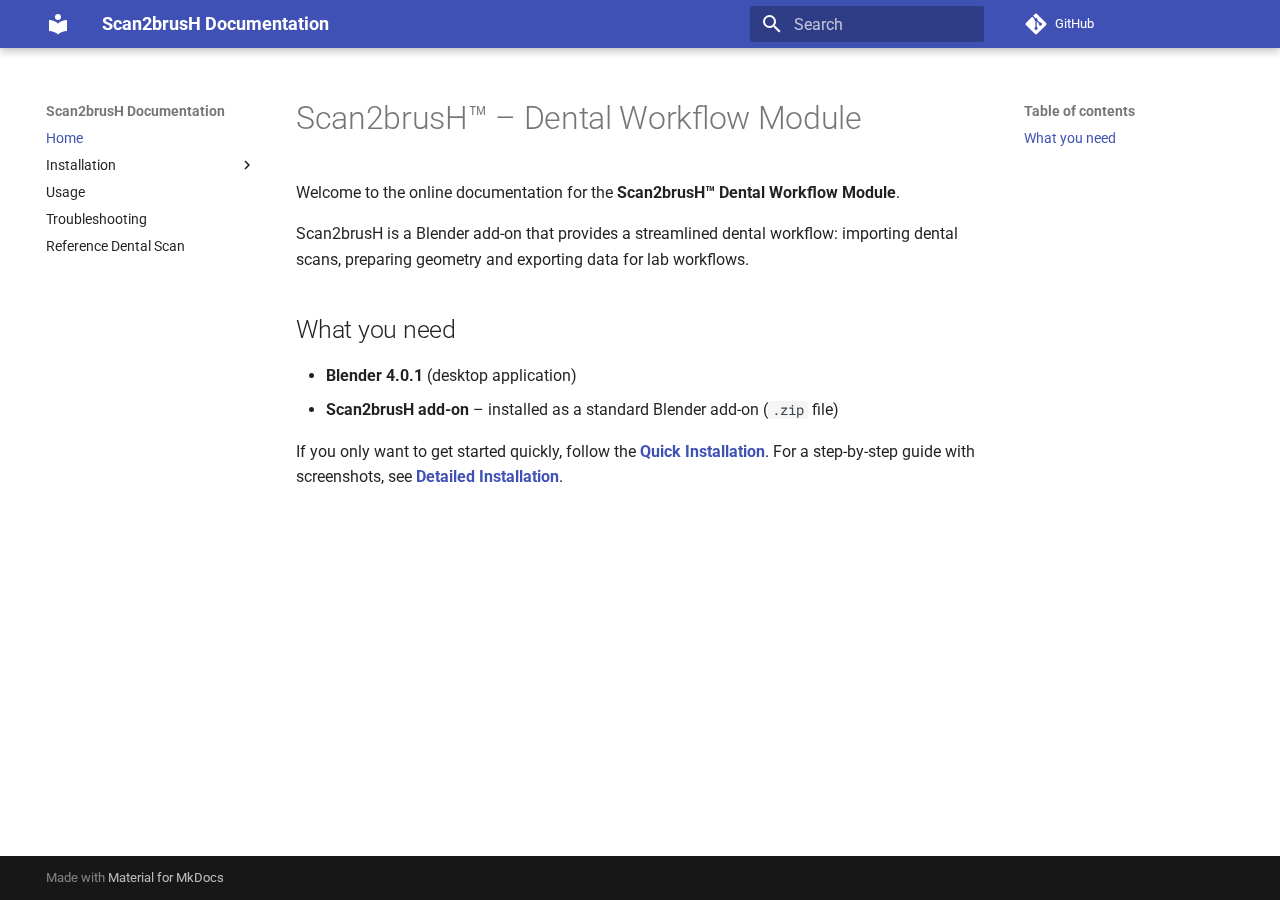
<file: index.html>
<!doctype html>
<html lang="en" class="no-js">
  <head>
    
      <meta charset="utf-8">
      <meta name="viewport" content="width=device-width,initial-scale=1">
      
        <meta name="description" content="Online documentation for the Scan2brusH™ Dental Workflow Module.">
      
      
        <meta name="author" content="Pavel Gruber">
      
      
      
      
        <link rel="next" href="install-quick/">
      
      
        
      
      
      <link rel="icon" href="assets/images/favicon.png">
      <meta name="generator" content="mkdocs-1.6.1, mkdocs-material-9.7.0">
    
    
      
        <title>Scan2brusH Documentation</title>
      
    
    
      <link rel="stylesheet" href="assets/stylesheets/main.618322db.min.css">
      
      


    
    
      
    
    
      
        
        
        <link rel="preconnect" href="https://fonts.gstatic.com" crossorigin>
        <link rel="stylesheet" href="https://fonts.googleapis.com/css?family=Roboto:300,300i,400,400i,700,700i%7CRoboto+Mono:400,400i,700,700i&display=fallback">
        <style>:root{--md-text-font:"Roboto";--md-code-font:"Roboto Mono"}</style>
      
    
    
      <link rel="stylesheet" href="css/extra.css">
    
    <script>__md_scope=new URL(".",location),__md_hash=e=>[...e].reduce(((e,_)=>(e<<5)-e+_.charCodeAt(0)),0),__md_get=(e,_=localStorage,t=__md_scope)=>JSON.parse(_.getItem(t.pathname+"."+e)),__md_set=(e,_,t=localStorage,a=__md_scope)=>{try{t.setItem(a.pathname+"."+e,JSON.stringify(_))}catch(e){}}</script>
    
      

    
    
  </head>
  
  
    <body dir="ltr">
  
    
    <input class="md-toggle" data-md-toggle="drawer" type="checkbox" id="__drawer" autocomplete="off">
    <input class="md-toggle" data-md-toggle="search" type="checkbox" id="__search" autocomplete="off">
    <label class="md-overlay" for="__drawer"></label>
    <div data-md-component="skip">
      
        
        <a href="#scan2brushtm-dental-workflow-module" class="md-skip">
          Skip to content
        </a>
      
    </div>
    <div data-md-component="announce">
      
    </div>
    
    
      

  

<header class="md-header md-header--shadow" data-md-component="header">
  <nav class="md-header__inner md-grid" aria-label="Header">
    <a href="." title="Scan2brusH Documentation" class="md-header__button md-logo" aria-label="Scan2brusH Documentation" data-md-component="logo">
      
  
  <svg xmlns="http://www.w3.org/2000/svg" viewBox="0 0 24 24"><path d="M12 8a3 3 0 0 0 3-3 3 3 0 0 0-3-3 3 3 0 0 0-3 3 3 3 0 0 0 3 3m0 3.54C9.64 9.35 6.5 8 3 8v11c3.5 0 6.64 1.35 9 3.54 2.36-2.19 5.5-3.54 9-3.54V8c-3.5 0-6.64 1.35-9 3.54"/></svg>

    </a>
    <label class="md-header__button md-icon" for="__drawer">
      
      <svg xmlns="http://www.w3.org/2000/svg" viewBox="0 0 24 24"><path d="M3 6h18v2H3zm0 5h18v2H3zm0 5h18v2H3z"/></svg>
    </label>
    <div class="md-header__title" data-md-component="header-title">
      <div class="md-header__ellipsis">
        <div class="md-header__topic">
          <span class="md-ellipsis">
            Scan2brusH Documentation
          </span>
        </div>
        <div class="md-header__topic" data-md-component="header-topic">
          <span class="md-ellipsis">
            
              Home
            
          </span>
        </div>
      </div>
    </div>
    
    
      <script>var palette=__md_get("__palette");if(palette&&palette.color){if("(prefers-color-scheme)"===palette.color.media){var media=matchMedia("(prefers-color-scheme: light)"),input=document.querySelector(media.matches?"[data-md-color-media='(prefers-color-scheme: light)']":"[data-md-color-media='(prefers-color-scheme: dark)']");palette.color.media=input.getAttribute("data-md-color-media"),palette.color.scheme=input.getAttribute("data-md-color-scheme"),palette.color.primary=input.getAttribute("data-md-color-primary"),palette.color.accent=input.getAttribute("data-md-color-accent")}for(var[key,value]of Object.entries(palette.color))document.body.setAttribute("data-md-color-"+key,value)}</script>
    
    
    
      
      
        <label class="md-header__button md-icon" for="__search">
          
          <svg xmlns="http://www.w3.org/2000/svg" viewBox="0 0 24 24"><path d="M9.5 3A6.5 6.5 0 0 1 16 9.5c0 1.61-.59 3.09-1.56 4.23l.27.27h.79l5 5-1.5 1.5-5-5v-.79l-.27-.27A6.52 6.52 0 0 1 9.5 16 6.5 6.5 0 0 1 3 9.5 6.5 6.5 0 0 1 9.5 3m0 2C7 5 5 7 5 9.5S7 14 9.5 14 14 12 14 9.5 12 5 9.5 5"/></svg>
        </label>
        <div class="md-search" data-md-component="search" role="dialog">
  <label class="md-search__overlay" for="__search"></label>
  <div class="md-search__inner" role="search">
    <form class="md-search__form" name="search">
      <input type="text" class="md-search__input" name="query" aria-label="Search" placeholder="Search" autocapitalize="off" autocorrect="off" autocomplete="off" spellcheck="false" data-md-component="search-query" required>
      <label class="md-search__icon md-icon" for="__search">
        
        <svg xmlns="http://www.w3.org/2000/svg" viewBox="0 0 24 24"><path d="M9.5 3A6.5 6.5 0 0 1 16 9.5c0 1.61-.59 3.09-1.56 4.23l.27.27h.79l5 5-1.5 1.5-5-5v-.79l-.27-.27A6.52 6.52 0 0 1 9.5 16 6.5 6.5 0 0 1 3 9.5 6.5 6.5 0 0 1 9.5 3m0 2C7 5 5 7 5 9.5S7 14 9.5 14 14 12 14 9.5 12 5 9.5 5"/></svg>
        
        <svg xmlns="http://www.w3.org/2000/svg" viewBox="0 0 24 24"><path d="M20 11v2H8l5.5 5.5-1.42 1.42L4.16 12l7.92-7.92L13.5 5.5 8 11z"/></svg>
      </label>
      <nav class="md-search__options" aria-label="Search">
        
        <button type="reset" class="md-search__icon md-icon" title="Clear" aria-label="Clear" tabindex="-1">
          
          <svg xmlns="http://www.w3.org/2000/svg" viewBox="0 0 24 24"><path d="M19 6.41 17.59 5 12 10.59 6.41 5 5 6.41 10.59 12 5 17.59 6.41 19 12 13.41 17.59 19 19 17.59 13.41 12z"/></svg>
        </button>
      </nav>
      
    </form>
    <div class="md-search__output">
      <div class="md-search__scrollwrap" tabindex="0" data-md-scrollfix>
        <div class="md-search-result" data-md-component="search-result">
          <div class="md-search-result__meta">
            Initializing search
          </div>
          <ol class="md-search-result__list" role="presentation"></ol>
        </div>
      </div>
    </div>
  </div>
</div>
      
    
    
      <div class="md-header__source">
        <a href="https://github.com/your-org/scan2brush" title="Go to repository" class="md-source" data-md-component="source">
  <div class="md-source__icon md-icon">
    
    <svg xmlns="http://www.w3.org/2000/svg" viewBox="0 0 448 512"><!--! Font Awesome Free 7.1.0 by @fontawesome - https://fontawesome.com License - https://fontawesome.com/license/free (Icons: CC BY 4.0, Fonts: SIL OFL 1.1, Code: MIT License) Copyright 2025 Fonticons, Inc.--><path d="M439.6 236.1 244 40.5c-5.4-5.5-12.8-8.5-20.4-8.5s-15 3-20.4 8.4L162.5 81l51.5 51.5c27.1-9.1 52.7 16.8 43.4 43.7l49.7 49.7c34.2-11.8 61.2 31 35.5 56.7-26.5 26.5-70.2-2.9-56-37.3L240.3 199v121.9c25.3 12.5 22.3 41.8 9.1 55-6.4 6.4-15.2 10.1-24.3 10.1s-17.8-3.6-24.3-10.1c-17.6-17.6-11.1-46.9 11.2-56v-123c-20.8-8.5-24.6-30.7-18.6-45L142.6 101 8.5 235.1C3 240.6 0 247.9 0 255.5s3 15 8.5 20.4l195.6 195.7c5.4 5.4 12.7 8.4 20.4 8.4s15-3 20.4-8.4l194.7-194.7c5.4-5.4 8.4-12.8 8.4-20.4s-3-15-8.4-20.4"/></svg>
  </div>
  <div class="md-source__repository">
    GitHub
  </div>
</a>
      </div>
    
  </nav>
  
</header>
    
    <div class="md-container" data-md-component="container">
      
      
        
          
        
      
      <main class="md-main" data-md-component="main">
        <div class="md-main__inner md-grid">
          
            
              
              <div class="md-sidebar md-sidebar--primary" data-md-component="sidebar" data-md-type="navigation" >
                <div class="md-sidebar__scrollwrap">
                  <div class="md-sidebar__inner">
                    



<nav class="md-nav md-nav--primary" aria-label="Navigation" data-md-level="0">
  <label class="md-nav__title" for="__drawer">
    <a href="." title="Scan2brusH Documentation" class="md-nav__button md-logo" aria-label="Scan2brusH Documentation" data-md-component="logo">
      
  
  <svg xmlns="http://www.w3.org/2000/svg" viewBox="0 0 24 24"><path d="M12 8a3 3 0 0 0 3-3 3 3 0 0 0-3-3 3 3 0 0 0-3 3 3 3 0 0 0 3 3m0 3.54C9.64 9.35 6.5 8 3 8v11c3.5 0 6.64 1.35 9 3.54 2.36-2.19 5.5-3.54 9-3.54V8c-3.5 0-6.64 1.35-9 3.54"/></svg>

    </a>
    Scan2brusH Documentation
  </label>
  
    <div class="md-nav__source">
      <a href="https://github.com/your-org/scan2brush" title="Go to repository" class="md-source" data-md-component="source">
  <div class="md-source__icon md-icon">
    
    <svg xmlns="http://www.w3.org/2000/svg" viewBox="0 0 448 512"><!--! Font Awesome Free 7.1.0 by @fontawesome - https://fontawesome.com License - https://fontawesome.com/license/free (Icons: CC BY 4.0, Fonts: SIL OFL 1.1, Code: MIT License) Copyright 2025 Fonticons, Inc.--><path d="M439.6 236.1 244 40.5c-5.4-5.5-12.8-8.5-20.4-8.5s-15 3-20.4 8.4L162.5 81l51.5 51.5c27.1-9.1 52.7 16.8 43.4 43.7l49.7 49.7c34.2-11.8 61.2 31 35.5 56.7-26.5 26.5-70.2-2.9-56-37.3L240.3 199v121.9c25.3 12.5 22.3 41.8 9.1 55-6.4 6.4-15.2 10.1-24.3 10.1s-17.8-3.6-24.3-10.1c-17.6-17.6-11.1-46.9 11.2-56v-123c-20.8-8.5-24.6-30.7-18.6-45L142.6 101 8.5 235.1C3 240.6 0 247.9 0 255.5s3 15 8.5 20.4l195.6 195.7c5.4 5.4 12.7 8.4 20.4 8.4s15-3 20.4-8.4l194.7-194.7c5.4-5.4 8.4-12.8 8.4-20.4s-3-15-8.4-20.4"/></svg>
  </div>
  <div class="md-source__repository">
    GitHub
  </div>
</a>
    </div>
  
  <ul class="md-nav__list" data-md-scrollfix>
    
      
      
  
  
    
  
  
  
    <li class="md-nav__item md-nav__item--active">
      
      <input class="md-nav__toggle md-toggle" type="checkbox" id="__toc">
      
      
        
      
      
        <label class="md-nav__link md-nav__link--active" for="__toc">
          
  
  
  <span class="md-ellipsis">
    
  
    Home
  

    
  </span>
  
  

          <span class="md-nav__icon md-icon"></span>
        </label>
      
      <a href="." class="md-nav__link md-nav__link--active">
        
  
  
  <span class="md-ellipsis">
    
  
    Home
  

    
  </span>
  
  

      </a>
      
        

<nav class="md-nav md-nav--secondary" aria-label="Table of contents">
  
  
  
    
  
  
    <label class="md-nav__title" for="__toc">
      <span class="md-nav__icon md-icon"></span>
      Table of contents
    </label>
    <ul class="md-nav__list" data-md-component="toc" data-md-scrollfix>
      
        <li class="md-nav__item">
  <a href="#what-you-need" class="md-nav__link">
    <span class="md-ellipsis">
      
        What you need
      
    </span>
  </a>
  
</li>
      
    </ul>
  
</nav>
      
    </li>
  

    
      
      
  
  
  
  
    
    
    
    
    
    <li class="md-nav__item md-nav__item--nested">
      
        
        
        <input class="md-nav__toggle md-toggle " type="checkbox" id="__nav_2" >
        
          
          <label class="md-nav__link" for="__nav_2" id="__nav_2_label" tabindex="0">
            
  
  
  <span class="md-ellipsis">
    
  
    Installation
  

    
  </span>
  
  

            <span class="md-nav__icon md-icon"></span>
          </label>
        
        <nav class="md-nav" data-md-level="1" aria-labelledby="__nav_2_label" aria-expanded="false">
          <label class="md-nav__title" for="__nav_2">
            <span class="md-nav__icon md-icon"></span>
            
  
    Installation
  

          </label>
          <ul class="md-nav__list" data-md-scrollfix>
            
              
                
  
  
  
  
    <li class="md-nav__item">
      <a href="install-quick/" class="md-nav__link">
        
  
  
  <span class="md-ellipsis">
    
  
    Quick Installation
  

    
  </span>
  
  

      </a>
    </li>
  

              
            
              
                
  
  
  
  
    <li class="md-nav__item">
      <a href="install-detailed/" class="md-nav__link">
        
  
  
  <span class="md-ellipsis">
    
  
    Detailed Installation
  

    
  </span>
  
  

      </a>
    </li>
  

              
            
          </ul>
        </nav>
      
    </li>
  

    
      
      
  
  
  
  
    <li class="md-nav__item">
      <a href="usage/" class="md-nav__link">
        
  
  
  <span class="md-ellipsis">
    
  
    Usage
  

    
  </span>
  
  

      </a>
    </li>
  

    
      
      
  
  
  
  
    <li class="md-nav__item">
      <a href="troubleshooting/" class="md-nav__link">
        
  
  
  <span class="md-ellipsis">
    
  
    Troubleshooting
  

    
  </span>
  
  

      </a>
    </li>
  

    
      
      
  
  
  
  
    <li class="md-nav__item">
      <a href="reference-scan/" class="md-nav__link">
        
  
  
  <span class="md-ellipsis">
    
  
    Reference Dental Scan
  

    
  </span>
  
  

      </a>
    </li>
  

    
  </ul>
</nav>
                  </div>
                </div>
              </div>
            
            
              
              <div class="md-sidebar md-sidebar--secondary" data-md-component="sidebar" data-md-type="toc" >
                <div class="md-sidebar__scrollwrap">
                  <div class="md-sidebar__inner">
                    

<nav class="md-nav md-nav--secondary" aria-label="Table of contents">
  
  
  
    
  
  
    <label class="md-nav__title" for="__toc">
      <span class="md-nav__icon md-icon"></span>
      Table of contents
    </label>
    <ul class="md-nav__list" data-md-component="toc" data-md-scrollfix>
      
        <li class="md-nav__item">
  <a href="#what-you-need" class="md-nav__link">
    <span class="md-ellipsis">
      
        What you need
      
    </span>
  </a>
  
</li>
      
    </ul>
  
</nav>
                  </div>
                </div>
              </div>
            
          
          
            <div class="md-content" data-md-component="content">
              
              <article class="md-content__inner md-typeset">
                
                  


  
  


<h1 id="scan2brushtm-dental-workflow-module">Scan2brusH™ – Dental Workflow Module</h1>
<p>Welcome to the online documentation for the <strong>Scan2brusH™ Dental Workflow Module</strong>.</p>
<p>Scan2brusH is a Blender add-on that provides a streamlined dental workflow:
importing dental scans, preparing geometry and exporting data for lab workflows.</p>
<h2 id="what-you-need">What you need</h2>
<ul>
<li><strong>Blender 4.0.1</strong> (desktop application)</li>
<li><strong>Scan2brusH add-on</strong> – installed as a standard Blender add-on (<code>.zip</code> file)</li>
</ul>
<p>If you only want to get started quickly, follow the <strong><a href="install-quick/">Quick Installation</a></strong>.
For a step‑by‑step guide with screenshots, see <strong><a href="install-detailed/">Detailed Installation</a></strong>.</p>












                
              </article>
            </div>
          
          
  <script>var tabs=__md_get("__tabs");if(Array.isArray(tabs))e:for(var set of document.querySelectorAll(".tabbed-set")){var labels=set.querySelector(".tabbed-labels");for(var tab of tabs)for(var label of labels.getElementsByTagName("label"))if(label.innerText.trim()===tab){var input=document.getElementById(label.htmlFor);input.checked=!0;continue e}}</script>

<script>var target=document.getElementById(location.hash.slice(1));target&&target.name&&(target.checked=target.name.startsWith("__tabbed_"))</script>
        </div>
        
      </main>
      
        <footer class="md-footer">
  
  <div class="md-footer-meta md-typeset">
    <div class="md-footer-meta__inner md-grid">
      <div class="md-copyright">
  
  
    Made with
    <a href="https://squidfunk.github.io/mkdocs-material/" target="_blank" rel="noopener">
      Material for MkDocs
    </a>
  
</div>
      
    </div>
  </div>
</footer>
      
    </div>
    <div class="md-dialog" data-md-component="dialog">
      <div class="md-dialog__inner md-typeset"></div>
    </div>
    
    
    
      
      
      <script id="__config" type="application/json">{"annotate": null, "base": ".", "features": ["content.tabs.link", "content.tabs.persist"], "search": "assets/javascripts/workers/search.7a47a382.min.js", "tags": null, "translations": {"clipboard.copied": "Copied to clipboard", "clipboard.copy": "Copy to clipboard", "search.result.more.one": "1 more on this page", "search.result.more.other": "# more on this page", "search.result.none": "No matching documents", "search.result.one": "1 matching document", "search.result.other": "# matching documents", "search.result.placeholder": "Type to start searching", "search.result.term.missing": "Missing", "select.version": "Select version"}, "version": null}</script>
    
    
      <script src="assets/javascripts/bundle.e71a0d61.min.js"></script>
      
    
  </body>
</html>
</file>
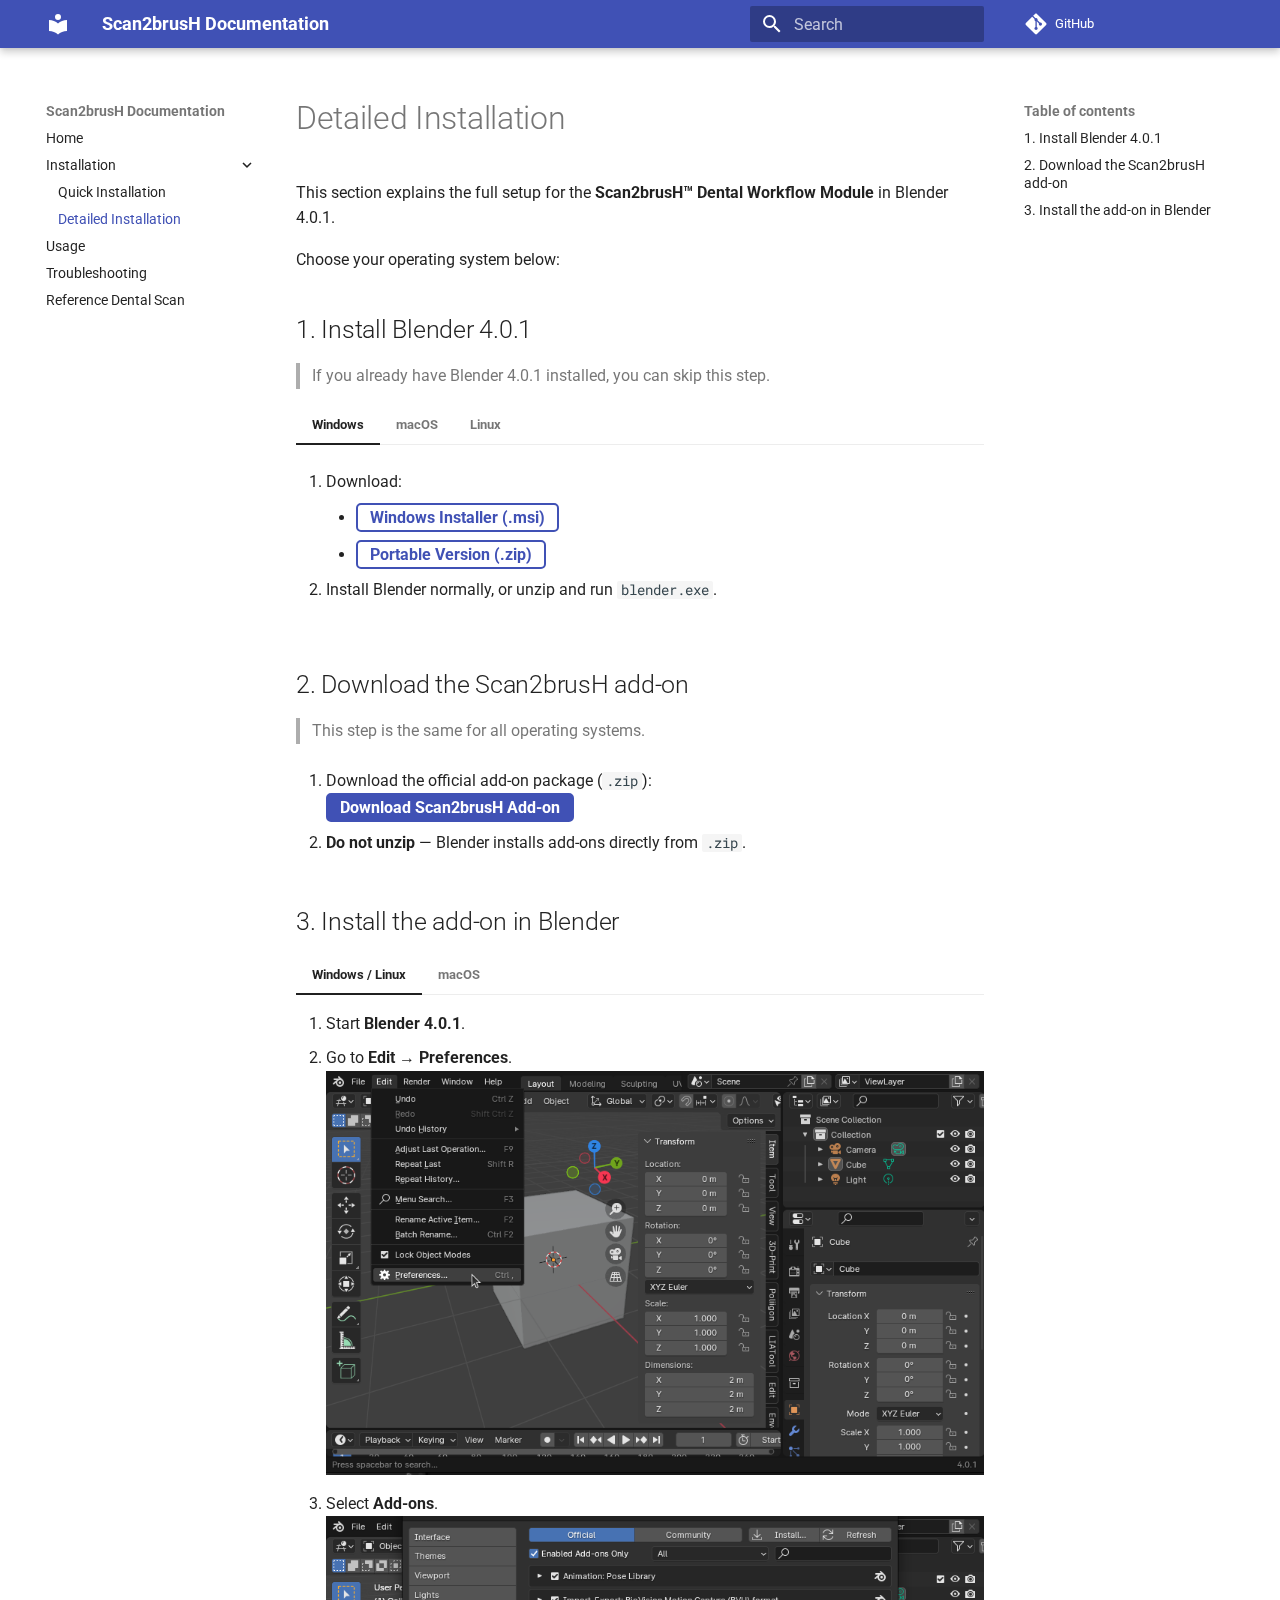
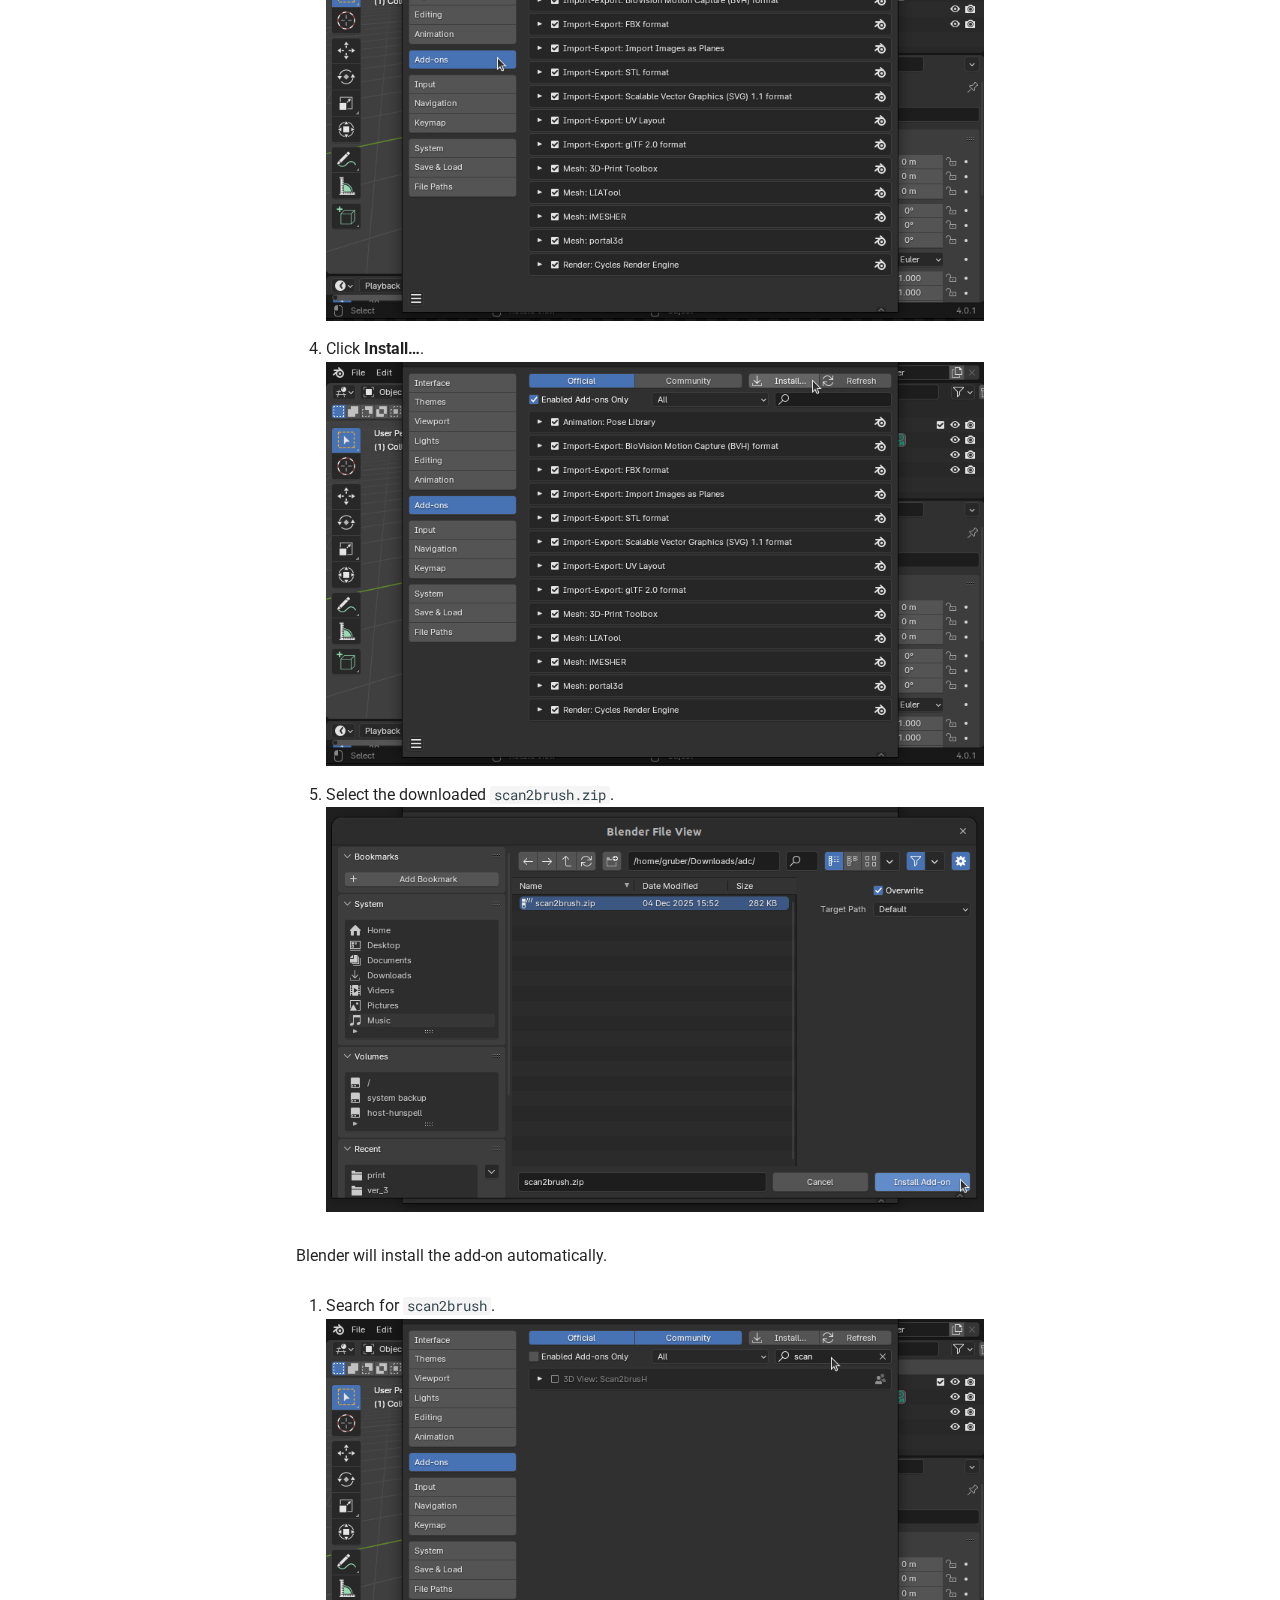
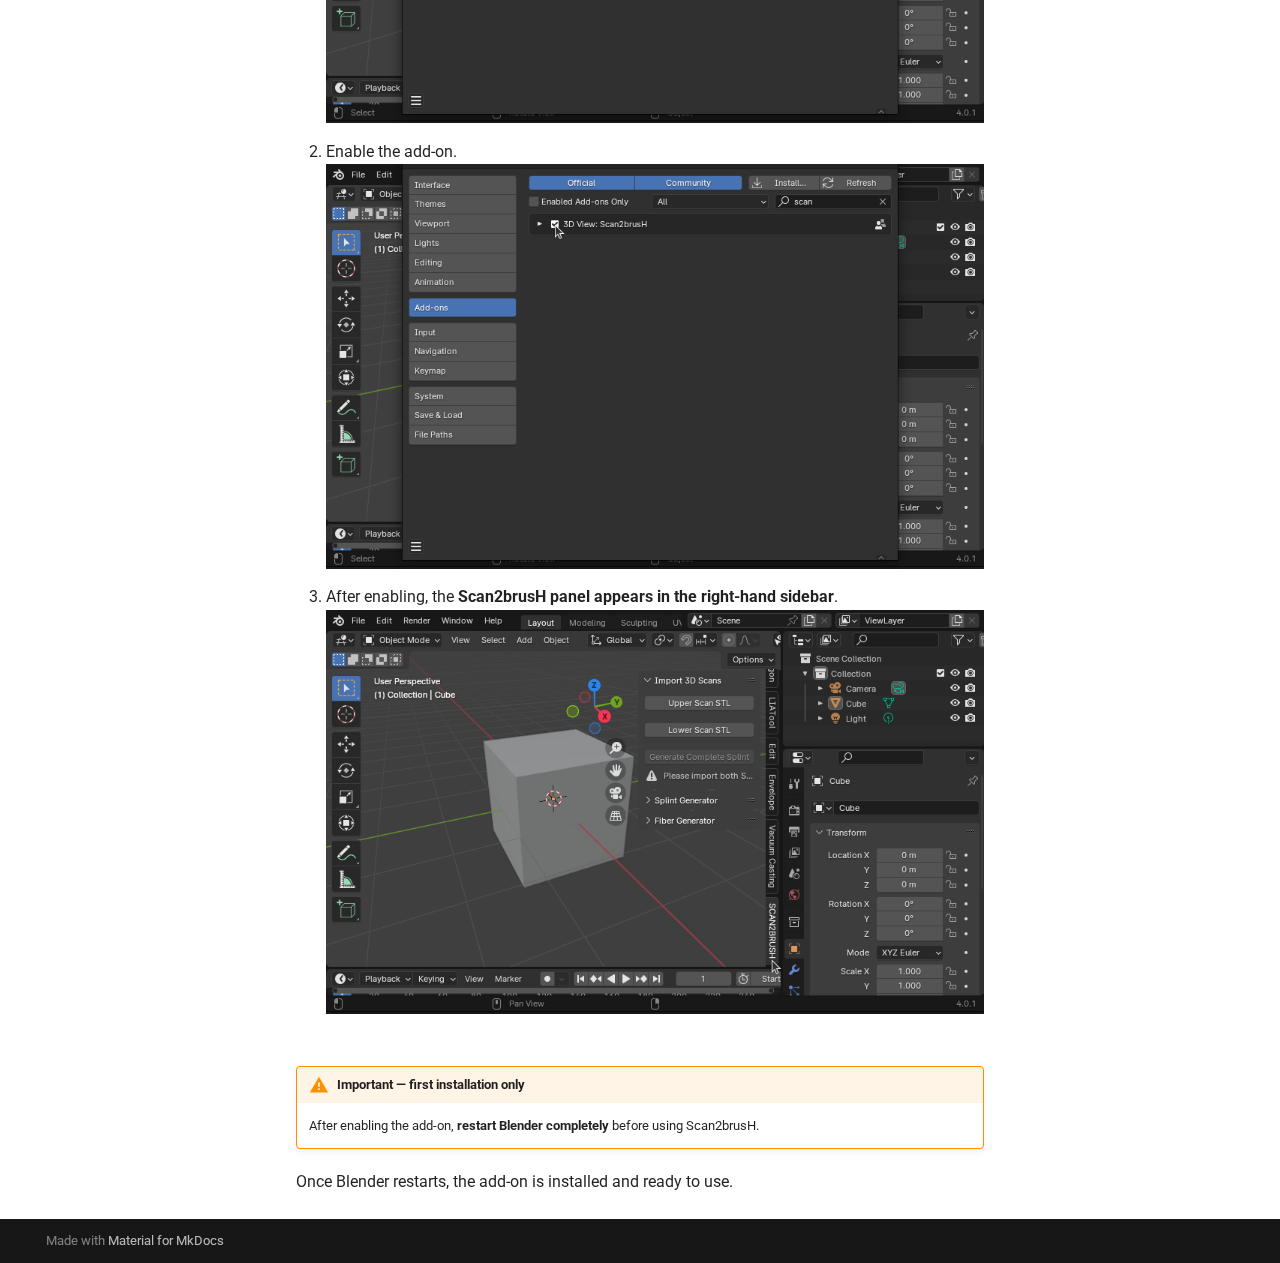
<file: install-detailed/index.html>
<!doctype html>
<html lang="en" class="no-js">
  <head>
    
      <meta charset="utf-8">
      <meta name="viewport" content="width=device-width,initial-scale=1">
      
        <meta name="description" content="Online documentation for the Scan2brusH™ Dental Workflow Module.">
      
      
        <meta name="author" content="Pavel Gruber">
      
      
      
        <link rel="prev" href="../install-quick/">
      
      
        <link rel="next" href="../usage/">
      
      
        
      
      
      <link rel="icon" href="../assets/images/favicon.png">
      <meta name="generator" content="mkdocs-1.6.1, mkdocs-material-9.7.0">
    
    
      
        <title>Detailed Installation - Scan2brusH Documentation</title>
      
    
    
      <link rel="stylesheet" href="../assets/stylesheets/main.618322db.min.css">
      
      


    
    
      
    
    
      
        
        
        <link rel="preconnect" href="https://fonts.gstatic.com" crossorigin>
        <link rel="stylesheet" href="https://fonts.googleapis.com/css?family=Roboto:300,300i,400,400i,700,700i%7CRoboto+Mono:400,400i,700,700i&display=fallback">
        <style>:root{--md-text-font:"Roboto";--md-code-font:"Roboto Mono"}</style>
      
    
    
      <link rel="stylesheet" href="../css/extra.css">
    
    <script>__md_scope=new URL("..",location),__md_hash=e=>[...e].reduce(((e,_)=>(e<<5)-e+_.charCodeAt(0)),0),__md_get=(e,_=localStorage,t=__md_scope)=>JSON.parse(_.getItem(t.pathname+"."+e)),__md_set=(e,_,t=localStorage,a=__md_scope)=>{try{t.setItem(a.pathname+"."+e,JSON.stringify(_))}catch(e){}}</script>
    
      

    
    
  </head>
  
  
    <body dir="ltr">
  
    
    <input class="md-toggle" data-md-toggle="drawer" type="checkbox" id="__drawer" autocomplete="off">
    <input class="md-toggle" data-md-toggle="search" type="checkbox" id="__search" autocomplete="off">
    <label class="md-overlay" for="__drawer"></label>
    <div data-md-component="skip">
      
        
        <a href="#detailed-installation" class="md-skip">
          Skip to content
        </a>
      
    </div>
    <div data-md-component="announce">
      
    </div>
    
    
      

  

<header class="md-header md-header--shadow" data-md-component="header">
  <nav class="md-header__inner md-grid" aria-label="Header">
    <a href=".." title="Scan2brusH Documentation" class="md-header__button md-logo" aria-label="Scan2brusH Documentation" data-md-component="logo">
      
  
  <svg xmlns="http://www.w3.org/2000/svg" viewBox="0 0 24 24"><path d="M12 8a3 3 0 0 0 3-3 3 3 0 0 0-3-3 3 3 0 0 0-3 3 3 3 0 0 0 3 3m0 3.54C9.64 9.35 6.5 8 3 8v11c3.5 0 6.64 1.35 9 3.54 2.36-2.19 5.5-3.54 9-3.54V8c-3.5 0-6.64 1.35-9 3.54"/></svg>

    </a>
    <label class="md-header__button md-icon" for="__drawer">
      
      <svg xmlns="http://www.w3.org/2000/svg" viewBox="0 0 24 24"><path d="M3 6h18v2H3zm0 5h18v2H3zm0 5h18v2H3z"/></svg>
    </label>
    <div class="md-header__title" data-md-component="header-title">
      <div class="md-header__ellipsis">
        <div class="md-header__topic">
          <span class="md-ellipsis">
            Scan2brusH Documentation
          </span>
        </div>
        <div class="md-header__topic" data-md-component="header-topic">
          <span class="md-ellipsis">
            
              Detailed Installation
            
          </span>
        </div>
      </div>
    </div>
    
    
      <script>var palette=__md_get("__palette");if(palette&&palette.color){if("(prefers-color-scheme)"===palette.color.media){var media=matchMedia("(prefers-color-scheme: light)"),input=document.querySelector(media.matches?"[data-md-color-media='(prefers-color-scheme: light)']":"[data-md-color-media='(prefers-color-scheme: dark)']");palette.color.media=input.getAttribute("data-md-color-media"),palette.color.scheme=input.getAttribute("data-md-color-scheme"),palette.color.primary=input.getAttribute("data-md-color-primary"),palette.color.accent=input.getAttribute("data-md-color-accent")}for(var[key,value]of Object.entries(palette.color))document.body.setAttribute("data-md-color-"+key,value)}</script>
    
    
    
      
      
        <label class="md-header__button md-icon" for="__search">
          
          <svg xmlns="http://www.w3.org/2000/svg" viewBox="0 0 24 24"><path d="M9.5 3A6.5 6.5 0 0 1 16 9.5c0 1.61-.59 3.09-1.56 4.23l.27.27h.79l5 5-1.5 1.5-5-5v-.79l-.27-.27A6.52 6.52 0 0 1 9.5 16 6.5 6.5 0 0 1 3 9.5 6.5 6.5 0 0 1 9.5 3m0 2C7 5 5 7 5 9.5S7 14 9.5 14 14 12 14 9.5 12 5 9.5 5"/></svg>
        </label>
        <div class="md-search" data-md-component="search" role="dialog">
  <label class="md-search__overlay" for="__search"></label>
  <div class="md-search__inner" role="search">
    <form class="md-search__form" name="search">
      <input type="text" class="md-search__input" name="query" aria-label="Search" placeholder="Search" autocapitalize="off" autocorrect="off" autocomplete="off" spellcheck="false" data-md-component="search-query" required>
      <label class="md-search__icon md-icon" for="__search">
        
        <svg xmlns="http://www.w3.org/2000/svg" viewBox="0 0 24 24"><path d="M9.5 3A6.5 6.5 0 0 1 16 9.5c0 1.61-.59 3.09-1.56 4.23l.27.27h.79l5 5-1.5 1.5-5-5v-.79l-.27-.27A6.52 6.52 0 0 1 9.5 16 6.5 6.5 0 0 1 3 9.5 6.5 6.5 0 0 1 9.5 3m0 2C7 5 5 7 5 9.5S7 14 9.5 14 14 12 14 9.5 12 5 9.5 5"/></svg>
        
        <svg xmlns="http://www.w3.org/2000/svg" viewBox="0 0 24 24"><path d="M20 11v2H8l5.5 5.5-1.42 1.42L4.16 12l7.92-7.92L13.5 5.5 8 11z"/></svg>
      </label>
      <nav class="md-search__options" aria-label="Search">
        
        <button type="reset" class="md-search__icon md-icon" title="Clear" aria-label="Clear" tabindex="-1">
          
          <svg xmlns="http://www.w3.org/2000/svg" viewBox="0 0 24 24"><path d="M19 6.41 17.59 5 12 10.59 6.41 5 5 6.41 10.59 12 5 17.59 6.41 19 12 13.41 17.59 19 19 17.59 13.41 12z"/></svg>
        </button>
      </nav>
      
    </form>
    <div class="md-search__output">
      <div class="md-search__scrollwrap" tabindex="0" data-md-scrollfix>
        <div class="md-search-result" data-md-component="search-result">
          <div class="md-search-result__meta">
            Initializing search
          </div>
          <ol class="md-search-result__list" role="presentation"></ol>
        </div>
      </div>
    </div>
  </div>
</div>
      
    
    
      <div class="md-header__source">
        <a href="https://github.com/your-org/scan2brush" title="Go to repository" class="md-source" data-md-component="source">
  <div class="md-source__icon md-icon">
    
    <svg xmlns="http://www.w3.org/2000/svg" viewBox="0 0 448 512"><!--! Font Awesome Free 7.1.0 by @fontawesome - https://fontawesome.com License - https://fontawesome.com/license/free (Icons: CC BY 4.0, Fonts: SIL OFL 1.1, Code: MIT License) Copyright 2025 Fonticons, Inc.--><path d="M439.6 236.1 244 40.5c-5.4-5.5-12.8-8.5-20.4-8.5s-15 3-20.4 8.4L162.5 81l51.5 51.5c27.1-9.1 52.7 16.8 43.4 43.7l49.7 49.7c34.2-11.8 61.2 31 35.5 56.7-26.5 26.5-70.2-2.9-56-37.3L240.3 199v121.9c25.3 12.5 22.3 41.8 9.1 55-6.4 6.4-15.2 10.1-24.3 10.1s-17.8-3.6-24.3-10.1c-17.6-17.6-11.1-46.9 11.2-56v-123c-20.8-8.5-24.6-30.7-18.6-45L142.6 101 8.5 235.1C3 240.6 0 247.9 0 255.5s3 15 8.5 20.4l195.6 195.7c5.4 5.4 12.7 8.4 20.4 8.4s15-3 20.4-8.4l194.7-194.7c5.4-5.4 8.4-12.8 8.4-20.4s-3-15-8.4-20.4"/></svg>
  </div>
  <div class="md-source__repository">
    GitHub
  </div>
</a>
      </div>
    
  </nav>
  
</header>
    
    <div class="md-container" data-md-component="container">
      
      
        
          
        
      
      <main class="md-main" data-md-component="main">
        <div class="md-main__inner md-grid">
          
            
              
              <div class="md-sidebar md-sidebar--primary" data-md-component="sidebar" data-md-type="navigation" >
                <div class="md-sidebar__scrollwrap">
                  <div class="md-sidebar__inner">
                    



<nav class="md-nav md-nav--primary" aria-label="Navigation" data-md-level="0">
  <label class="md-nav__title" for="__drawer">
    <a href=".." title="Scan2brusH Documentation" class="md-nav__button md-logo" aria-label="Scan2brusH Documentation" data-md-component="logo">
      
  
  <svg xmlns="http://www.w3.org/2000/svg" viewBox="0 0 24 24"><path d="M12 8a3 3 0 0 0 3-3 3 3 0 0 0-3-3 3 3 0 0 0-3 3 3 3 0 0 0 3 3m0 3.54C9.64 9.35 6.5 8 3 8v11c3.5 0 6.64 1.35 9 3.54 2.36-2.19 5.5-3.54 9-3.54V8c-3.5 0-6.64 1.35-9 3.54"/></svg>

    </a>
    Scan2brusH Documentation
  </label>
  
    <div class="md-nav__source">
      <a href="https://github.com/your-org/scan2brush" title="Go to repository" class="md-source" data-md-component="source">
  <div class="md-source__icon md-icon">
    
    <svg xmlns="http://www.w3.org/2000/svg" viewBox="0 0 448 512"><!--! Font Awesome Free 7.1.0 by @fontawesome - https://fontawesome.com License - https://fontawesome.com/license/free (Icons: CC BY 4.0, Fonts: SIL OFL 1.1, Code: MIT License) Copyright 2025 Fonticons, Inc.--><path d="M439.6 236.1 244 40.5c-5.4-5.5-12.8-8.5-20.4-8.5s-15 3-20.4 8.4L162.5 81l51.5 51.5c27.1-9.1 52.7 16.8 43.4 43.7l49.7 49.7c34.2-11.8 61.2 31 35.5 56.7-26.5 26.5-70.2-2.9-56-37.3L240.3 199v121.9c25.3 12.5 22.3 41.8 9.1 55-6.4 6.4-15.2 10.1-24.3 10.1s-17.8-3.6-24.3-10.1c-17.6-17.6-11.1-46.9 11.2-56v-123c-20.8-8.5-24.6-30.7-18.6-45L142.6 101 8.5 235.1C3 240.6 0 247.9 0 255.5s3 15 8.5 20.4l195.6 195.7c5.4 5.4 12.7 8.4 20.4 8.4s15-3 20.4-8.4l194.7-194.7c5.4-5.4 8.4-12.8 8.4-20.4s-3-15-8.4-20.4"/></svg>
  </div>
  <div class="md-source__repository">
    GitHub
  </div>
</a>
    </div>
  
  <ul class="md-nav__list" data-md-scrollfix>
    
      
      
  
  
  
  
    <li class="md-nav__item">
      <a href=".." class="md-nav__link">
        
  
  
  <span class="md-ellipsis">
    
  
    Home
  

    
  </span>
  
  

      </a>
    </li>
  

    
      
      
  
  
    
  
  
  
    
    
    
    
    
    <li class="md-nav__item md-nav__item--active md-nav__item--nested">
      
        
        
        <input class="md-nav__toggle md-toggle " type="checkbox" id="__nav_2" checked>
        
          
          <label class="md-nav__link" for="__nav_2" id="__nav_2_label" tabindex="0">
            
  
  
  <span class="md-ellipsis">
    
  
    Installation
  

    
  </span>
  
  

            <span class="md-nav__icon md-icon"></span>
          </label>
        
        <nav class="md-nav" data-md-level="1" aria-labelledby="__nav_2_label" aria-expanded="true">
          <label class="md-nav__title" for="__nav_2">
            <span class="md-nav__icon md-icon"></span>
            
  
    Installation
  

          </label>
          <ul class="md-nav__list" data-md-scrollfix>
            
              
                
  
  
  
  
    <li class="md-nav__item">
      <a href="../install-quick/" class="md-nav__link">
        
  
  
  <span class="md-ellipsis">
    
  
    Quick Installation
  

    
  </span>
  
  

      </a>
    </li>
  

              
            
              
                
  
  
    
  
  
  
    <li class="md-nav__item md-nav__item--active">
      
      <input class="md-nav__toggle md-toggle" type="checkbox" id="__toc">
      
      
        
      
      
        <label class="md-nav__link md-nav__link--active" for="__toc">
          
  
  
  <span class="md-ellipsis">
    
  
    Detailed Installation
  

    
  </span>
  
  

          <span class="md-nav__icon md-icon"></span>
        </label>
      
      <a href="./" class="md-nav__link md-nav__link--active">
        
  
  
  <span class="md-ellipsis">
    
  
    Detailed Installation
  

    
  </span>
  
  

      </a>
      
        

<nav class="md-nav md-nav--secondary" aria-label="Table of contents">
  
  
  
    
  
  
    <label class="md-nav__title" for="__toc">
      <span class="md-nav__icon md-icon"></span>
      Table of contents
    </label>
    <ul class="md-nav__list" data-md-component="toc" data-md-scrollfix>
      
        <li class="md-nav__item">
  <a href="#1-install-blender-401" class="md-nav__link">
    <span class="md-ellipsis">
      
        1. Install Blender 4.0.1
      
    </span>
  </a>
  
</li>
      
        <li class="md-nav__item">
  <a href="#2-download-the-scan2brush-add-on" class="md-nav__link">
    <span class="md-ellipsis">
      
        2. Download the Scan2brusH add-on
      
    </span>
  </a>
  
</li>
      
        <li class="md-nav__item">
  <a href="#3-install-the-add-on-in-blender" class="md-nav__link">
    <span class="md-ellipsis">
      
        3. Install the add-on in Blender
      
    </span>
  </a>
  
</li>
      
    </ul>
  
</nav>
      
    </li>
  

              
            
          </ul>
        </nav>
      
    </li>
  

    
      
      
  
  
  
  
    <li class="md-nav__item">
      <a href="../usage/" class="md-nav__link">
        
  
  
  <span class="md-ellipsis">
    
  
    Usage
  

    
  </span>
  
  

      </a>
    </li>
  

    
      
      
  
  
  
  
    <li class="md-nav__item">
      <a href="../troubleshooting/" class="md-nav__link">
        
  
  
  <span class="md-ellipsis">
    
  
    Troubleshooting
  

    
  </span>
  
  

      </a>
    </li>
  

    
      
      
  
  
  
  
    <li class="md-nav__item">
      <a href="../reference-scan/" class="md-nav__link">
        
  
  
  <span class="md-ellipsis">
    
  
    Reference Dental Scan
  

    
  </span>
  
  

      </a>
    </li>
  

    
  </ul>
</nav>
                  </div>
                </div>
              </div>
            
            
              
              <div class="md-sidebar md-sidebar--secondary" data-md-component="sidebar" data-md-type="toc" >
                <div class="md-sidebar__scrollwrap">
                  <div class="md-sidebar__inner">
                    

<nav class="md-nav md-nav--secondary" aria-label="Table of contents">
  
  
  
    
  
  
    <label class="md-nav__title" for="__toc">
      <span class="md-nav__icon md-icon"></span>
      Table of contents
    </label>
    <ul class="md-nav__list" data-md-component="toc" data-md-scrollfix>
      
        <li class="md-nav__item">
  <a href="#1-install-blender-401" class="md-nav__link">
    <span class="md-ellipsis">
      
        1. Install Blender 4.0.1
      
    </span>
  </a>
  
</li>
      
        <li class="md-nav__item">
  <a href="#2-download-the-scan2brush-add-on" class="md-nav__link">
    <span class="md-ellipsis">
      
        2. Download the Scan2brusH add-on
      
    </span>
  </a>
  
</li>
      
        <li class="md-nav__item">
  <a href="#3-install-the-add-on-in-blender" class="md-nav__link">
    <span class="md-ellipsis">
      
        3. Install the add-on in Blender
      
    </span>
  </a>
  
</li>
      
    </ul>
  
</nav>
                  </div>
                </div>
              </div>
            
          
          
            <div class="md-content" data-md-component="content">
              
              <article class="md-content__inner md-typeset">
                
                  


  
  


<h1 id="detailed-installation">Detailed Installation</h1>
<p>This section explains the full setup for the <strong>Scan2brusH™ Dental Workflow Module</strong> in Blender 4.0.1.</p>
<p>Choose your operating system below:</p>
<h2 id="1-install-blender-401">1. Install Blender 4.0.1</h2>
<blockquote>
<p>If you already have Blender 4.0.1 installed, you can skip this step.</p>
</blockquote>
<div class="tabbed-set tabbed-alternate" data-tabs="1:3"><input checked="checked" id="__tabbed_1_1" name="__tabbed_1" type="radio" /><input id="__tabbed_1_2" name="__tabbed_1" type="radio" /><input id="__tabbed_1_3" name="__tabbed_1" type="radio" /><div class="tabbed-labels"><label for="__tabbed_1_1">Windows</label><label for="__tabbed_1_2">macOS</label><label for="__tabbed_1_3">Linux</label></div>
<div class="tabbed-content">
<div class="tabbed-block">
<ol>
<li>
<p>Download:</p>
<ul>
<li><a class="md-button s2b-btn" href="https://download.blender.org/release/Blender4.0/blender-4.0.1-windows-x64.msi">Windows Installer (.msi)</a></li>
<li><a class="md-button s2b-btn" href="https://download.blender.org/release/Blender4.0/blender-4.0.1-windows-x64.zip">Portable Version (.zip)</a></li>
</ul>
</li>
<li>
<p>Install Blender normally, or unzip and run <code>blender.exe</code>.</p>
</li>
</ol>
</div>
<div class="tabbed-block">
<ol>
<li>
<p>Download:</p>
<ul>
<li><a class="md-button s2b-btn" href="https://download.blender.org/release/Blender4.0/blender-4.0.1-macos-arm64.dmg">Apple Silicon (.dmg)</a></li>
<li><a class="md-button s2b-btn" href="https://download.blender.org/release/Blender4.0/blender-4.0.1-macos-x64.dmg">Intel x64 (.dmg)</a></li>
</ul>
</li>
<li>
<p>Open the <code>.dmg</code> and drag <strong>Blender</strong> into <strong>Applications</strong>.</p>
</li>
</ol>
</div>
<div class="tabbed-block">
<ol>
<li>
<p>Download:</p>
<ul>
<li><a class="md-button s2b-btn" href="https://download.blender.org/release/Blender4.0/blender-4.0.1-linux-x64.tar.xz">Linux archive (.tar.xz)</a></li>
</ul>
</li>
<li>
<p>Extract and run the <code>blender</code> executable.</p>
</li>
</ol>
</div>
</div>
</div>
<h2 id="2-download-the-scan2brush-add-on">2. Download the Scan2brusH add-on</h2>
<blockquote>
<p>This step is the same for all operating systems.</p>
</blockquote>
<ol>
<li>
<p>Download the official add-on package (<code>.zip</code>):<br />
<a class="md-button md-button--primary s2b-btn" href="https://drive.google.com/uc?export=download&amp;id=1gTvzbILzaNwukF3XCY0hvHiYPBHUN-Zb">Download Scan2brusH Add-on</a></p>
</li>
<li>
<p><strong>Do not unzip</strong> — Blender installs add-ons directly from <code>.zip</code>.</p>
</li>
</ol>
<h2 id="3-install-the-add-on-in-blender">3. Install the add-on in Blender</h2>
<div class="tabbed-set tabbed-alternate" data-tabs="2:2"><input checked="checked" id="__tabbed_2_1" name="__tabbed_2" type="radio" /><input id="__tabbed_2_2" name="__tabbed_2" type="radio" /><div class="tabbed-labels"><label for="__tabbed_2_1">Windows / Linux</label><label for="__tabbed_2_2">macOS</label></div>
<div class="tabbed-content">
<div class="tabbed-block">
<ol>
<li>Start <strong>Blender 4.0.1</strong>.</li>
<li>
<p>Go to <strong>Edit → Preferences</strong>.<br />
<img alt="Preferences" src="../img/blender_preferences.png" /></p>
</li>
<li>
<p>Select <strong>Add-ons</strong>.<br />
<img alt="Add-ons panel" src="../img/blender_addons_panel.png" /></p>
</li>
<li>
<p>Click <strong>Install…</strong>.<br />
<img alt="Install add-on" src="../img/blender_addons_install.png" /></p>
</li>
<li>
<p>Select the downloaded <code>scan2brush.zip</code>.<br />
<img alt="Select scan2brush.zip" src="../img/scan2brush_install.png" /></p>
</li>
</ol>
<p>Blender will install the add-on automatically.</p>
<ol>
<li>
<p>Search for <code>scan2brush</code>.<br />
<img alt="Search for scan2brush" src="../img/scan2brush_search.png" /></p>
</li>
<li>
<p>Enable the add-on.<br />
<img alt="Enable add-on" src="../img/scan2brush_activate.png" /></p>
</li>
<li>
<p>After enabling, the <strong>Scan2brusH panel appears in the right-hand sidebar</strong>.<br />
<img alt="Add-on enabled" src="../img/scan2brush_enabled.png" /></p>
</li>
</ol>
</div>
<div class="tabbed-block">
<ol>
<li>Start <strong>Blender 4.0.1</strong>.</li>
<li>
<p>Go to <strong>Blender → Preferences</strong>.<br />
<img alt="Preferences" src="../img/blender_preferences.png" /></p>
</li>
<li>
<p>Select <strong>Add-ons</strong> in the left panel.<br />
<img alt="Add-ons panel" src="../img/blender_addons_panel.png" /></p>
</li>
<li>
<p>Click <strong>Install…</strong>.<br />
<img alt="Install add-on" src="../img/blender_addons_install.png" /></p>
</li>
<li>
<p>Select <code>scan2brush.zip</code> and confirm.<br />
<img alt="Select scan2brush.zip" src="../img/scan2brush_install.png" /></p>
</li>
</ol>
<p>Blender will install the add-on automatically.</p>
<ol>
<li>
<p>Search for <code>scan2brush</code> and enable it.<br />
<img alt="Enable add-on" src="../img/scan2brush_activate.png" /></p>
</li>
<li>
<p>After enabling, the <strong>Scan2brusH panel appears in the right-hand sidebar</strong>.<br />
<img alt="Add-on enabled" src="../img/scan2brush_enabled.png" /></p>
</li>
</ol>
</div>
</div>
</div>
<div class="admonition warning">
<p class="admonition-title">Important — first installation only</p>
<p>After enabling the add-on, <strong>restart Blender completely</strong> before using Scan2brusH.</p>
</div>
<p>Once Blender restarts, the add-on is installed and ready to use.</p>












                
              </article>
            </div>
          
          
  <script>var tabs=__md_get("__tabs");if(Array.isArray(tabs))e:for(var set of document.querySelectorAll(".tabbed-set")){var labels=set.querySelector(".tabbed-labels");for(var tab of tabs)for(var label of labels.getElementsByTagName("label"))if(label.innerText.trim()===tab){var input=document.getElementById(label.htmlFor);input.checked=!0;continue e}}</script>

<script>var target=document.getElementById(location.hash.slice(1));target&&target.name&&(target.checked=target.name.startsWith("__tabbed_"))</script>
        </div>
        
      </main>
      
        <footer class="md-footer">
  
  <div class="md-footer-meta md-typeset">
    <div class="md-footer-meta__inner md-grid">
      <div class="md-copyright">
  
  
    Made with
    <a href="https://squidfunk.github.io/mkdocs-material/" target="_blank" rel="noopener">
      Material for MkDocs
    </a>
  
</div>
      
    </div>
  </div>
</footer>
      
    </div>
    <div class="md-dialog" data-md-component="dialog">
      <div class="md-dialog__inner md-typeset"></div>
    </div>
    
    
    
      
      
      <script id="__config" type="application/json">{"annotate": null, "base": "..", "features": ["content.tabs.link", "content.tabs.persist"], "search": "../assets/javascripts/workers/search.7a47a382.min.js", "tags": null, "translations": {"clipboard.copied": "Copied to clipboard", "clipboard.copy": "Copy to clipboard", "search.result.more.one": "1 more on this page", "search.result.more.other": "# more on this page", "search.result.none": "No matching documents", "search.result.one": "1 matching document", "search.result.other": "# matching documents", "search.result.placeholder": "Type to start searching", "search.result.term.missing": "Missing", "select.version": "Select version"}, "version": null}</script>
    
    
      <script src="../assets/javascripts/bundle.e71a0d61.min.js"></script>
      
    
  </body>
</html>
</file>
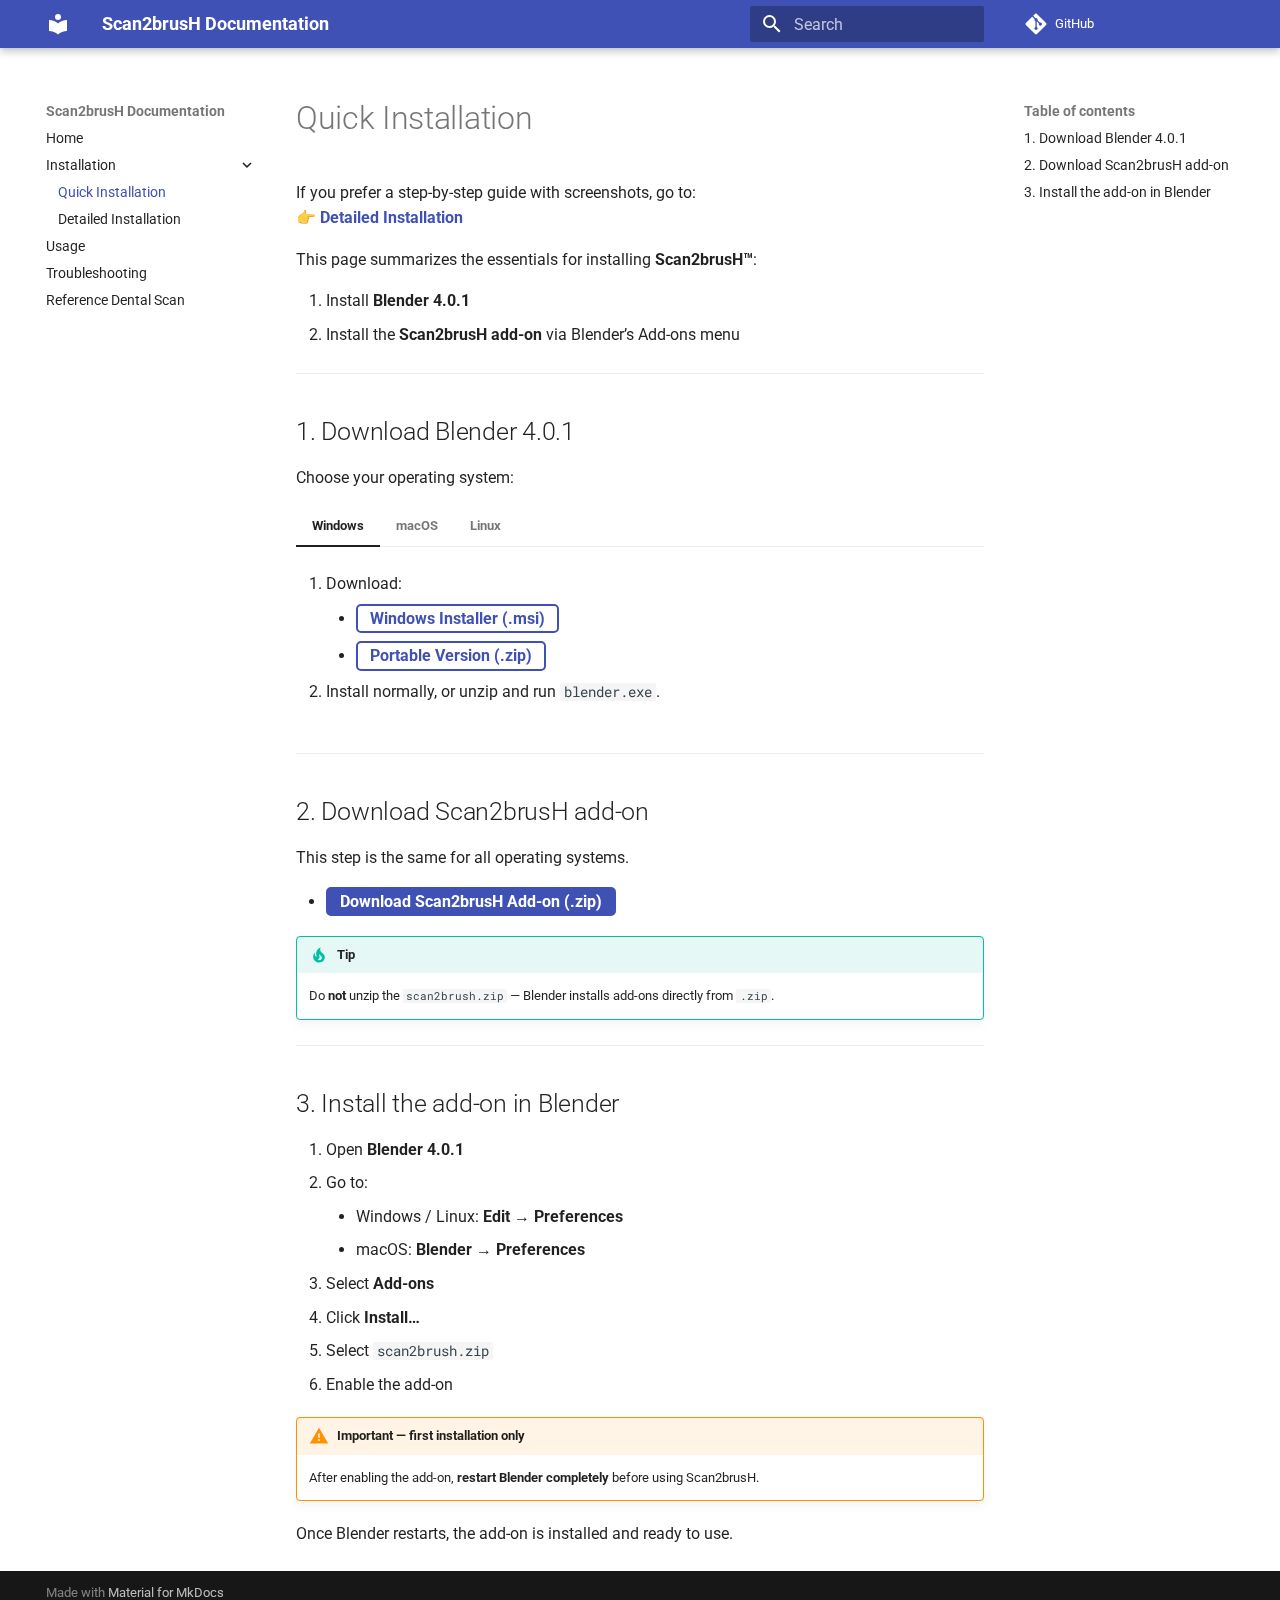
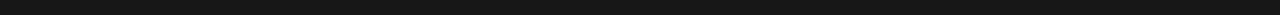
<file: install-quick/index.html>
<!doctype html>
<html lang="en" class="no-js">
  <head>
    
      <meta charset="utf-8">
      <meta name="viewport" content="width=device-width,initial-scale=1">
      
        <meta name="description" content="Online documentation for the Scan2brusH™ Dental Workflow Module.">
      
      
        <meta name="author" content="Pavel Gruber">
      
      
      
        <link rel="prev" href="..">
      
      
        <link rel="next" href="../install-detailed/">
      
      
        
      
      
      <link rel="icon" href="../assets/images/favicon.png">
      <meta name="generator" content="mkdocs-1.6.1, mkdocs-material-9.7.0">
    
    
      
        <title>Quick Installation - Scan2brusH Documentation</title>
      
    
    
      <link rel="stylesheet" href="../assets/stylesheets/main.618322db.min.css">
      
      


    
    
      
    
    
      
        
        
        <link rel="preconnect" href="https://fonts.gstatic.com" crossorigin>
        <link rel="stylesheet" href="https://fonts.googleapis.com/css?family=Roboto:300,300i,400,400i,700,700i%7CRoboto+Mono:400,400i,700,700i&display=fallback">
        <style>:root{--md-text-font:"Roboto";--md-code-font:"Roboto Mono"}</style>
      
    
    
      <link rel="stylesheet" href="../css/extra.css">
    
    <script>__md_scope=new URL("..",location),__md_hash=e=>[...e].reduce(((e,_)=>(e<<5)-e+_.charCodeAt(0)),0),__md_get=(e,_=localStorage,t=__md_scope)=>JSON.parse(_.getItem(t.pathname+"."+e)),__md_set=(e,_,t=localStorage,a=__md_scope)=>{try{t.setItem(a.pathname+"."+e,JSON.stringify(_))}catch(e){}}</script>
    
      

    
    
  </head>
  
  
    <body dir="ltr">
  
    
    <input class="md-toggle" data-md-toggle="drawer" type="checkbox" id="__drawer" autocomplete="off">
    <input class="md-toggle" data-md-toggle="search" type="checkbox" id="__search" autocomplete="off">
    <label class="md-overlay" for="__drawer"></label>
    <div data-md-component="skip">
      
        
        <a href="#quick-installation" class="md-skip">
          Skip to content
        </a>
      
    </div>
    <div data-md-component="announce">
      
    </div>
    
    
      

  

<header class="md-header md-header--shadow" data-md-component="header">
  <nav class="md-header__inner md-grid" aria-label="Header">
    <a href=".." title="Scan2brusH Documentation" class="md-header__button md-logo" aria-label="Scan2brusH Documentation" data-md-component="logo">
      
  
  <svg xmlns="http://www.w3.org/2000/svg" viewBox="0 0 24 24"><path d="M12 8a3 3 0 0 0 3-3 3 3 0 0 0-3-3 3 3 0 0 0-3 3 3 3 0 0 0 3 3m0 3.54C9.64 9.35 6.5 8 3 8v11c3.5 0 6.64 1.35 9 3.54 2.36-2.19 5.5-3.54 9-3.54V8c-3.5 0-6.64 1.35-9 3.54"/></svg>

    </a>
    <label class="md-header__button md-icon" for="__drawer">
      
      <svg xmlns="http://www.w3.org/2000/svg" viewBox="0 0 24 24"><path d="M3 6h18v2H3zm0 5h18v2H3zm0 5h18v2H3z"/></svg>
    </label>
    <div class="md-header__title" data-md-component="header-title">
      <div class="md-header__ellipsis">
        <div class="md-header__topic">
          <span class="md-ellipsis">
            Scan2brusH Documentation
          </span>
        </div>
        <div class="md-header__topic" data-md-component="header-topic">
          <span class="md-ellipsis">
            
              Quick Installation
            
          </span>
        </div>
      </div>
    </div>
    
    
      <script>var palette=__md_get("__palette");if(palette&&palette.color){if("(prefers-color-scheme)"===palette.color.media){var media=matchMedia("(prefers-color-scheme: light)"),input=document.querySelector(media.matches?"[data-md-color-media='(prefers-color-scheme: light)']":"[data-md-color-media='(prefers-color-scheme: dark)']");palette.color.media=input.getAttribute("data-md-color-media"),palette.color.scheme=input.getAttribute("data-md-color-scheme"),palette.color.primary=input.getAttribute("data-md-color-primary"),palette.color.accent=input.getAttribute("data-md-color-accent")}for(var[key,value]of Object.entries(palette.color))document.body.setAttribute("data-md-color-"+key,value)}</script>
    
    
    
      
      
        <label class="md-header__button md-icon" for="__search">
          
          <svg xmlns="http://www.w3.org/2000/svg" viewBox="0 0 24 24"><path d="M9.5 3A6.5 6.5 0 0 1 16 9.5c0 1.61-.59 3.09-1.56 4.23l.27.27h.79l5 5-1.5 1.5-5-5v-.79l-.27-.27A6.52 6.52 0 0 1 9.5 16 6.5 6.5 0 0 1 3 9.5 6.5 6.5 0 0 1 9.5 3m0 2C7 5 5 7 5 9.5S7 14 9.5 14 14 12 14 9.5 12 5 9.5 5"/></svg>
        </label>
        <div class="md-search" data-md-component="search" role="dialog">
  <label class="md-search__overlay" for="__search"></label>
  <div class="md-search__inner" role="search">
    <form class="md-search__form" name="search">
      <input type="text" class="md-search__input" name="query" aria-label="Search" placeholder="Search" autocapitalize="off" autocorrect="off" autocomplete="off" spellcheck="false" data-md-component="search-query" required>
      <label class="md-search__icon md-icon" for="__search">
        
        <svg xmlns="http://www.w3.org/2000/svg" viewBox="0 0 24 24"><path d="M9.5 3A6.5 6.5 0 0 1 16 9.5c0 1.61-.59 3.09-1.56 4.23l.27.27h.79l5 5-1.5 1.5-5-5v-.79l-.27-.27A6.52 6.52 0 0 1 9.5 16 6.5 6.5 0 0 1 3 9.5 6.5 6.5 0 0 1 9.5 3m0 2C7 5 5 7 5 9.5S7 14 9.5 14 14 12 14 9.5 12 5 9.5 5"/></svg>
        
        <svg xmlns="http://www.w3.org/2000/svg" viewBox="0 0 24 24"><path d="M20 11v2H8l5.5 5.5-1.42 1.42L4.16 12l7.92-7.92L13.5 5.5 8 11z"/></svg>
      </label>
      <nav class="md-search__options" aria-label="Search">
        
        <button type="reset" class="md-search__icon md-icon" title="Clear" aria-label="Clear" tabindex="-1">
          
          <svg xmlns="http://www.w3.org/2000/svg" viewBox="0 0 24 24"><path d="M19 6.41 17.59 5 12 10.59 6.41 5 5 6.41 10.59 12 5 17.59 6.41 19 12 13.41 17.59 19 19 17.59 13.41 12z"/></svg>
        </button>
      </nav>
      
    </form>
    <div class="md-search__output">
      <div class="md-search__scrollwrap" tabindex="0" data-md-scrollfix>
        <div class="md-search-result" data-md-component="search-result">
          <div class="md-search-result__meta">
            Initializing search
          </div>
          <ol class="md-search-result__list" role="presentation"></ol>
        </div>
      </div>
    </div>
  </div>
</div>
      
    
    
      <div class="md-header__source">
        <a href="https://github.com/your-org/scan2brush" title="Go to repository" class="md-source" data-md-component="source">
  <div class="md-source__icon md-icon">
    
    <svg xmlns="http://www.w3.org/2000/svg" viewBox="0 0 448 512"><!--! Font Awesome Free 7.1.0 by @fontawesome - https://fontawesome.com License - https://fontawesome.com/license/free (Icons: CC BY 4.0, Fonts: SIL OFL 1.1, Code: MIT License) Copyright 2025 Fonticons, Inc.--><path d="M439.6 236.1 244 40.5c-5.4-5.5-12.8-8.5-20.4-8.5s-15 3-20.4 8.4L162.5 81l51.5 51.5c27.1-9.1 52.7 16.8 43.4 43.7l49.7 49.7c34.2-11.8 61.2 31 35.5 56.7-26.5 26.5-70.2-2.9-56-37.3L240.3 199v121.9c25.3 12.5 22.3 41.8 9.1 55-6.4 6.4-15.2 10.1-24.3 10.1s-17.8-3.6-24.3-10.1c-17.6-17.6-11.1-46.9 11.2-56v-123c-20.8-8.5-24.6-30.7-18.6-45L142.6 101 8.5 235.1C3 240.6 0 247.9 0 255.5s3 15 8.5 20.4l195.6 195.7c5.4 5.4 12.7 8.4 20.4 8.4s15-3 20.4-8.4l194.7-194.7c5.4-5.4 8.4-12.8 8.4-20.4s-3-15-8.4-20.4"/></svg>
  </div>
  <div class="md-source__repository">
    GitHub
  </div>
</a>
      </div>
    
  </nav>
  
</header>
    
    <div class="md-container" data-md-component="container">
      
      
        
          
        
      
      <main class="md-main" data-md-component="main">
        <div class="md-main__inner md-grid">
          
            
              
              <div class="md-sidebar md-sidebar--primary" data-md-component="sidebar" data-md-type="navigation" >
                <div class="md-sidebar__scrollwrap">
                  <div class="md-sidebar__inner">
                    



<nav class="md-nav md-nav--primary" aria-label="Navigation" data-md-level="0">
  <label class="md-nav__title" for="__drawer">
    <a href=".." title="Scan2brusH Documentation" class="md-nav__button md-logo" aria-label="Scan2brusH Documentation" data-md-component="logo">
      
  
  <svg xmlns="http://www.w3.org/2000/svg" viewBox="0 0 24 24"><path d="M12 8a3 3 0 0 0 3-3 3 3 0 0 0-3-3 3 3 0 0 0-3 3 3 3 0 0 0 3 3m0 3.54C9.64 9.35 6.5 8 3 8v11c3.5 0 6.64 1.35 9 3.54 2.36-2.19 5.5-3.54 9-3.54V8c-3.5 0-6.64 1.35-9 3.54"/></svg>

    </a>
    Scan2brusH Documentation
  </label>
  
    <div class="md-nav__source">
      <a href="https://github.com/your-org/scan2brush" title="Go to repository" class="md-source" data-md-component="source">
  <div class="md-source__icon md-icon">
    
    <svg xmlns="http://www.w3.org/2000/svg" viewBox="0 0 448 512"><!--! Font Awesome Free 7.1.0 by @fontawesome - https://fontawesome.com License - https://fontawesome.com/license/free (Icons: CC BY 4.0, Fonts: SIL OFL 1.1, Code: MIT License) Copyright 2025 Fonticons, Inc.--><path d="M439.6 236.1 244 40.5c-5.4-5.5-12.8-8.5-20.4-8.5s-15 3-20.4 8.4L162.5 81l51.5 51.5c27.1-9.1 52.7 16.8 43.4 43.7l49.7 49.7c34.2-11.8 61.2 31 35.5 56.7-26.5 26.5-70.2-2.9-56-37.3L240.3 199v121.9c25.3 12.5 22.3 41.8 9.1 55-6.4 6.4-15.2 10.1-24.3 10.1s-17.8-3.6-24.3-10.1c-17.6-17.6-11.1-46.9 11.2-56v-123c-20.8-8.5-24.6-30.7-18.6-45L142.6 101 8.5 235.1C3 240.6 0 247.9 0 255.5s3 15 8.5 20.4l195.6 195.7c5.4 5.4 12.7 8.4 20.4 8.4s15-3 20.4-8.4l194.7-194.7c5.4-5.4 8.4-12.8 8.4-20.4s-3-15-8.4-20.4"/></svg>
  </div>
  <div class="md-source__repository">
    GitHub
  </div>
</a>
    </div>
  
  <ul class="md-nav__list" data-md-scrollfix>
    
      
      
  
  
  
  
    <li class="md-nav__item">
      <a href=".." class="md-nav__link">
        
  
  
  <span class="md-ellipsis">
    
  
    Home
  

    
  </span>
  
  

      </a>
    </li>
  

    
      
      
  
  
    
  
  
  
    
    
    
    
    
    <li class="md-nav__item md-nav__item--active md-nav__item--nested">
      
        
        
        <input class="md-nav__toggle md-toggle " type="checkbox" id="__nav_2" checked>
        
          
          <label class="md-nav__link" for="__nav_2" id="__nav_2_label" tabindex="0">
            
  
  
  <span class="md-ellipsis">
    
  
    Installation
  

    
  </span>
  
  

            <span class="md-nav__icon md-icon"></span>
          </label>
        
        <nav class="md-nav" data-md-level="1" aria-labelledby="__nav_2_label" aria-expanded="true">
          <label class="md-nav__title" for="__nav_2">
            <span class="md-nav__icon md-icon"></span>
            
  
    Installation
  

          </label>
          <ul class="md-nav__list" data-md-scrollfix>
            
              
                
  
  
    
  
  
  
    <li class="md-nav__item md-nav__item--active">
      
      <input class="md-nav__toggle md-toggle" type="checkbox" id="__toc">
      
      
        
      
      
        <label class="md-nav__link md-nav__link--active" for="__toc">
          
  
  
  <span class="md-ellipsis">
    
  
    Quick Installation
  

    
  </span>
  
  

          <span class="md-nav__icon md-icon"></span>
        </label>
      
      <a href="./" class="md-nav__link md-nav__link--active">
        
  
  
  <span class="md-ellipsis">
    
  
    Quick Installation
  

    
  </span>
  
  

      </a>
      
        

<nav class="md-nav md-nav--secondary" aria-label="Table of contents">
  
  
  
    
  
  
    <label class="md-nav__title" for="__toc">
      <span class="md-nav__icon md-icon"></span>
      Table of contents
    </label>
    <ul class="md-nav__list" data-md-component="toc" data-md-scrollfix>
      
        <li class="md-nav__item">
  <a href="#1-download-blender-401" class="md-nav__link">
    <span class="md-ellipsis">
      
        1. Download Blender 4.0.1
      
    </span>
  </a>
  
</li>
      
        <li class="md-nav__item">
  <a href="#2-download-scan2brush-add-on" class="md-nav__link">
    <span class="md-ellipsis">
      
        2. Download Scan2brusH add-on
      
    </span>
  </a>
  
</li>
      
        <li class="md-nav__item">
  <a href="#3-install-the-add-on-in-blender" class="md-nav__link">
    <span class="md-ellipsis">
      
        3. Install the add-on in Blender
      
    </span>
  </a>
  
</li>
      
    </ul>
  
</nav>
      
    </li>
  

              
            
              
                
  
  
  
  
    <li class="md-nav__item">
      <a href="../install-detailed/" class="md-nav__link">
        
  
  
  <span class="md-ellipsis">
    
  
    Detailed Installation
  

    
  </span>
  
  

      </a>
    </li>
  

              
            
          </ul>
        </nav>
      
    </li>
  

    
      
      
  
  
  
  
    <li class="md-nav__item">
      <a href="../usage/" class="md-nav__link">
        
  
  
  <span class="md-ellipsis">
    
  
    Usage
  

    
  </span>
  
  

      </a>
    </li>
  

    
      
      
  
  
  
  
    <li class="md-nav__item">
      <a href="../troubleshooting/" class="md-nav__link">
        
  
  
  <span class="md-ellipsis">
    
  
    Troubleshooting
  

    
  </span>
  
  

      </a>
    </li>
  

    
      
      
  
  
  
  
    <li class="md-nav__item">
      <a href="../reference-scan/" class="md-nav__link">
        
  
  
  <span class="md-ellipsis">
    
  
    Reference Dental Scan
  

    
  </span>
  
  

      </a>
    </li>
  

    
  </ul>
</nav>
                  </div>
                </div>
              </div>
            
            
              
              <div class="md-sidebar md-sidebar--secondary" data-md-component="sidebar" data-md-type="toc" >
                <div class="md-sidebar__scrollwrap">
                  <div class="md-sidebar__inner">
                    

<nav class="md-nav md-nav--secondary" aria-label="Table of contents">
  
  
  
    
  
  
    <label class="md-nav__title" for="__toc">
      <span class="md-nav__icon md-icon"></span>
      Table of contents
    </label>
    <ul class="md-nav__list" data-md-component="toc" data-md-scrollfix>
      
        <li class="md-nav__item">
  <a href="#1-download-blender-401" class="md-nav__link">
    <span class="md-ellipsis">
      
        1. Download Blender 4.0.1
      
    </span>
  </a>
  
</li>
      
        <li class="md-nav__item">
  <a href="#2-download-scan2brush-add-on" class="md-nav__link">
    <span class="md-ellipsis">
      
        2. Download Scan2brusH add-on
      
    </span>
  </a>
  
</li>
      
        <li class="md-nav__item">
  <a href="#3-install-the-add-on-in-blender" class="md-nav__link">
    <span class="md-ellipsis">
      
        3. Install the add-on in Blender
      
    </span>
  </a>
  
</li>
      
    </ul>
  
</nav>
                  </div>
                </div>
              </div>
            
          
          
            <div class="md-content" data-md-component="content">
              
              <article class="md-content__inner md-typeset">
                
                  


  
  


<h1 id="quick-installation">Quick Installation</h1>
<p>If you prefer a step-by-step guide with screenshots, go to:<br />
👉 <strong><a href="../install-detailed/">Detailed Installation</a></strong></p>
<p>This page summarizes the essentials for installing <strong>Scan2brusH™</strong>:</p>
<ol>
<li>Install <strong>Blender 4.0.1</strong></li>
<li>Install the <strong>Scan2brusH add-on</strong> via Blender’s Add-ons menu</li>
</ol>
<hr />
<h2 id="1-download-blender-401">1. Download Blender 4.0.1</h2>
<p>Choose your operating system:</p>
<div class="tabbed-set tabbed-alternate" data-tabs="1:3"><input checked="checked" id="__tabbed_1_1" name="__tabbed_1" type="radio" /><input id="__tabbed_1_2" name="__tabbed_1" type="radio" /><input id="__tabbed_1_3" name="__tabbed_1" type="radio" /><div class="tabbed-labels"><label for="__tabbed_1_1">Windows</label><label for="__tabbed_1_2">macOS</label><label for="__tabbed_1_3">Linux</label></div>
<div class="tabbed-content">
<div class="tabbed-block">
<ol>
<li>
<p>Download:</p>
<ul>
<li><a class="md-button s2b-btn" href="https://download.blender.org/release/Blender4.0/blender-4.0.1-windows-x64.msi">Windows Installer (.msi)</a></li>
<li><a class="md-button s2b-btn" href="https://download.blender.org/release/Blender4.0/blender-4.0.1-windows-x64.zip">Portable Version (.zip)</a></li>
</ul>
</li>
<li>
<p>Install normally, or unzip and run <code>blender.exe</code>.</p>
</li>
</ol>
</div>
<div class="tabbed-block">
<ol>
<li>
<p>Download:</p>
<ul>
<li><a class="md-button s2b-btn" href="https://download.blender.org/release/Blender4.0/blender-4.0.1-macos-arm64.dmg">Apple Silicon (.dmg)</a></li>
<li><a class="md-button s2b-btn" href="https://download.blender.org/release/Blender4.0/blender-4.0.1-macos-x64.dmg">Intel x64 (.dmg)</a></li>
</ul>
</li>
<li>
<p>Open the <code>.dmg</code> and drag <strong>Blender</strong> into <strong>Applications</strong>.</p>
</li>
</ol>
</div>
<div class="tabbed-block">
<ol>
<li>
<p>Download:</p>
<ul>
<li><a class="md-button s2b-btn" href="https://download.blender.org/release/Blender4.0/blender-4.0.1-linux-x64.tar.xz">Linux archive (.tar.xz)</a></li>
</ul>
</li>
<li>
<p>Extract and run the <code>blender</code> executable.</p>
</li>
</ol>
</div>
</div>
</div>
<hr />
<h2 id="2-download-scan2brush-add-on">2. Download Scan2brusH add-on</h2>
<p>This step is the same for all operating systems.</p>
<ul>
<li><a class="md-button md-button--primary s2b-btn" href="https://bit.ly/scan2brush-addon">Download Scan2brusH Add-on (.zip)</a></li>
</ul>
<div class="admonition tip">
<p class="admonition-title">Tip</p>
<p>Do <strong>not</strong> unzip the <code>scan2brush.zip</code> — Blender installs add-ons directly from <code>.zip</code>.</p>
</div>
<hr />
<h2 id="3-install-the-add-on-in-blender">3. Install the add-on in Blender</h2>
<ol>
<li>Open <strong>Blender 4.0.1</strong></li>
<li>
<p>Go to:</p>
<ul>
<li>Windows / Linux: <strong>Edit → Preferences</strong></li>
<li>macOS: <strong>Blender → Preferences</strong></li>
</ul>
</li>
<li>
<p>Select <strong>Add-ons</strong></p>
</li>
<li>Click <strong>Install…</strong></li>
<li>Select <code>scan2brush.zip</code></li>
<li>Enable the add-on</li>
</ol>
<div class="admonition warning">
<p class="admonition-title">Important — first installation only</p>
<p>After enabling the add-on, <strong>restart Blender completely</strong> before using Scan2brusH.</p>
</div>
<p>Once Blender restarts, the add-on is installed and ready to use.</p>












                
              </article>
            </div>
          
          
  <script>var tabs=__md_get("__tabs");if(Array.isArray(tabs))e:for(var set of document.querySelectorAll(".tabbed-set")){var labels=set.querySelector(".tabbed-labels");for(var tab of tabs)for(var label of labels.getElementsByTagName("label"))if(label.innerText.trim()===tab){var input=document.getElementById(label.htmlFor);input.checked=!0;continue e}}</script>

<script>var target=document.getElementById(location.hash.slice(1));target&&target.name&&(target.checked=target.name.startsWith("__tabbed_"))</script>
        </div>
        
      </main>
      
        <footer class="md-footer">
  
  <div class="md-footer-meta md-typeset">
    <div class="md-footer-meta__inner md-grid">
      <div class="md-copyright">
  
  
    Made with
    <a href="https://squidfunk.github.io/mkdocs-material/" target="_blank" rel="noopener">
      Material for MkDocs
    </a>
  
</div>
      
    </div>
  </div>
</footer>
      
    </div>
    <div class="md-dialog" data-md-component="dialog">
      <div class="md-dialog__inner md-typeset"></div>
    </div>
    
    
    
      
      
      <script id="__config" type="application/json">{"annotate": null, "base": "..", "features": ["content.tabs.link", "content.tabs.persist"], "search": "../assets/javascripts/workers/search.7a47a382.min.js", "tags": null, "translations": {"clipboard.copied": "Copied to clipboard", "clipboard.copy": "Copy to clipboard", "search.result.more.one": "1 more on this page", "search.result.more.other": "# more on this page", "search.result.none": "No matching documents", "search.result.one": "1 matching document", "search.result.other": "# matching documents", "search.result.placeholder": "Type to start searching", "search.result.term.missing": "Missing", "select.version": "Select version"}, "version": null}</script>
    
    
      <script src="../assets/javascripts/bundle.e71a0d61.min.js"></script>
      
    
  </body>
</html>
</file>
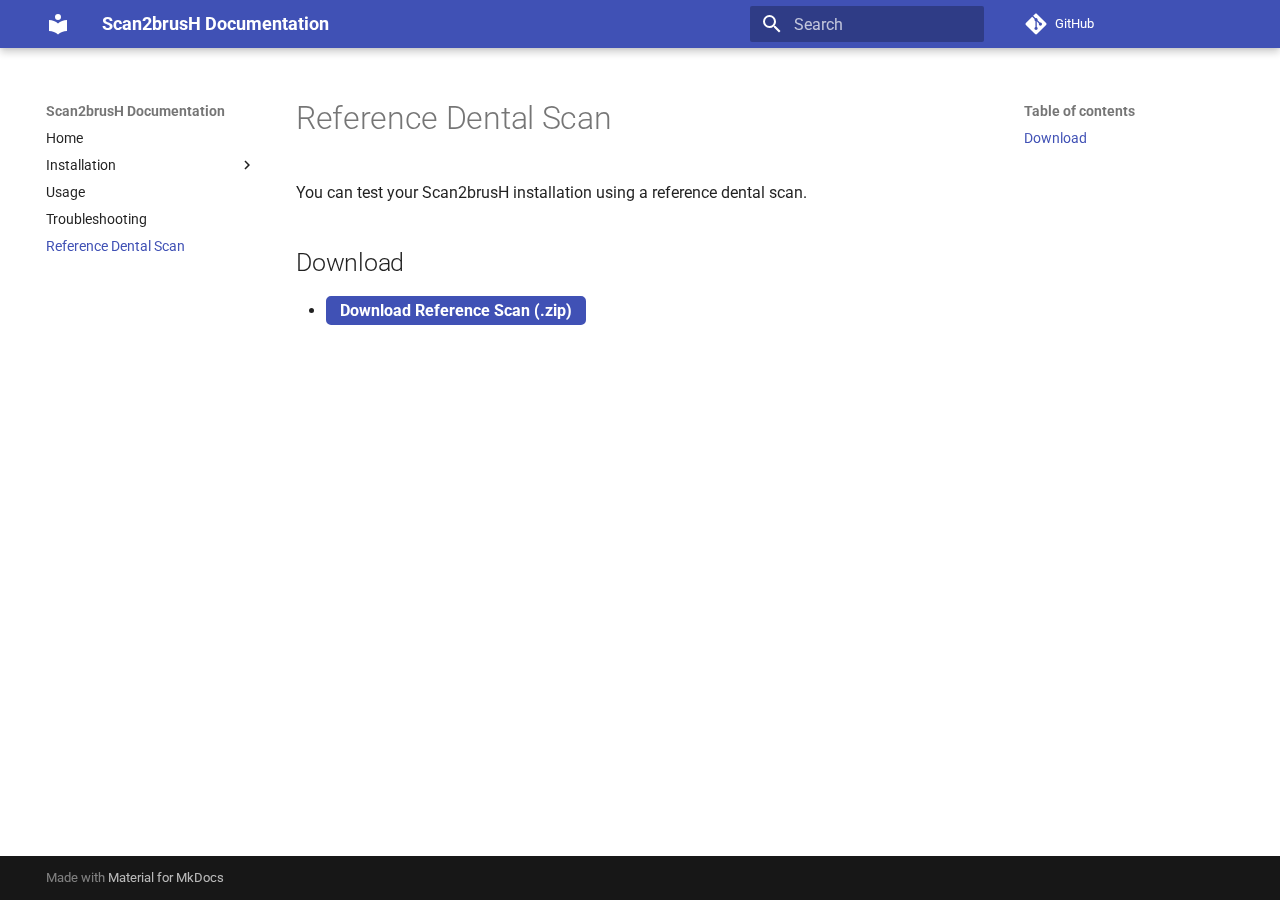
<file: reference-scan/index.html>
<!doctype html>
<html lang="en" class="no-js">
  <head>
    
      <meta charset="utf-8">
      <meta name="viewport" content="width=device-width,initial-scale=1">
      
        <meta name="description" content="Online documentation for the Scan2brusH™ Dental Workflow Module.">
      
      
        <meta name="author" content="Pavel Gruber">
      
      
      
        <link rel="prev" href="../troubleshooting/">
      
      
      
        
      
      
      <link rel="icon" href="../assets/images/favicon.png">
      <meta name="generator" content="mkdocs-1.6.1, mkdocs-material-9.7.0">
    
    
      
        <title>Reference Dental Scan - Scan2brusH Documentation</title>
      
    
    
      <link rel="stylesheet" href="../assets/stylesheets/main.618322db.min.css">
      
      


    
    
      
    
    
      
        
        
        <link rel="preconnect" href="https://fonts.gstatic.com" crossorigin>
        <link rel="stylesheet" href="https://fonts.googleapis.com/css?family=Roboto:300,300i,400,400i,700,700i%7CRoboto+Mono:400,400i,700,700i&display=fallback">
        <style>:root{--md-text-font:"Roboto";--md-code-font:"Roboto Mono"}</style>
      
    
    
      <link rel="stylesheet" href="../css/extra.css">
    
    <script>__md_scope=new URL("..",location),__md_hash=e=>[...e].reduce(((e,_)=>(e<<5)-e+_.charCodeAt(0)),0),__md_get=(e,_=localStorage,t=__md_scope)=>JSON.parse(_.getItem(t.pathname+"."+e)),__md_set=(e,_,t=localStorage,a=__md_scope)=>{try{t.setItem(a.pathname+"."+e,JSON.stringify(_))}catch(e){}}</script>
    
      

    
    
  </head>
  
  
    <body dir="ltr">
  
    
    <input class="md-toggle" data-md-toggle="drawer" type="checkbox" id="__drawer" autocomplete="off">
    <input class="md-toggle" data-md-toggle="search" type="checkbox" id="__search" autocomplete="off">
    <label class="md-overlay" for="__drawer"></label>
    <div data-md-component="skip">
      
        
        <a href="#reference-dental-scan" class="md-skip">
          Skip to content
        </a>
      
    </div>
    <div data-md-component="announce">
      
    </div>
    
    
      

  

<header class="md-header md-header--shadow" data-md-component="header">
  <nav class="md-header__inner md-grid" aria-label="Header">
    <a href=".." title="Scan2brusH Documentation" class="md-header__button md-logo" aria-label="Scan2brusH Documentation" data-md-component="logo">
      
  
  <svg xmlns="http://www.w3.org/2000/svg" viewBox="0 0 24 24"><path d="M12 8a3 3 0 0 0 3-3 3 3 0 0 0-3-3 3 3 0 0 0-3 3 3 3 0 0 0 3 3m0 3.54C9.64 9.35 6.5 8 3 8v11c3.5 0 6.64 1.35 9 3.54 2.36-2.19 5.5-3.54 9-3.54V8c-3.5 0-6.64 1.35-9 3.54"/></svg>

    </a>
    <label class="md-header__button md-icon" for="__drawer">
      
      <svg xmlns="http://www.w3.org/2000/svg" viewBox="0 0 24 24"><path d="M3 6h18v2H3zm0 5h18v2H3zm0 5h18v2H3z"/></svg>
    </label>
    <div class="md-header__title" data-md-component="header-title">
      <div class="md-header__ellipsis">
        <div class="md-header__topic">
          <span class="md-ellipsis">
            Scan2brusH Documentation
          </span>
        </div>
        <div class="md-header__topic" data-md-component="header-topic">
          <span class="md-ellipsis">
            
              Reference Dental Scan
            
          </span>
        </div>
      </div>
    </div>
    
    
      <script>var palette=__md_get("__palette");if(palette&&palette.color){if("(prefers-color-scheme)"===palette.color.media){var media=matchMedia("(prefers-color-scheme: light)"),input=document.querySelector(media.matches?"[data-md-color-media='(prefers-color-scheme: light)']":"[data-md-color-media='(prefers-color-scheme: dark)']");palette.color.media=input.getAttribute("data-md-color-media"),palette.color.scheme=input.getAttribute("data-md-color-scheme"),palette.color.primary=input.getAttribute("data-md-color-primary"),palette.color.accent=input.getAttribute("data-md-color-accent")}for(var[key,value]of Object.entries(palette.color))document.body.setAttribute("data-md-color-"+key,value)}</script>
    
    
    
      
      
        <label class="md-header__button md-icon" for="__search">
          
          <svg xmlns="http://www.w3.org/2000/svg" viewBox="0 0 24 24"><path d="M9.5 3A6.5 6.5 0 0 1 16 9.5c0 1.61-.59 3.09-1.56 4.23l.27.27h.79l5 5-1.5 1.5-5-5v-.79l-.27-.27A6.52 6.52 0 0 1 9.5 16 6.5 6.5 0 0 1 3 9.5 6.5 6.5 0 0 1 9.5 3m0 2C7 5 5 7 5 9.5S7 14 9.5 14 14 12 14 9.5 12 5 9.5 5"/></svg>
        </label>
        <div class="md-search" data-md-component="search" role="dialog">
  <label class="md-search__overlay" for="__search"></label>
  <div class="md-search__inner" role="search">
    <form class="md-search__form" name="search">
      <input type="text" class="md-search__input" name="query" aria-label="Search" placeholder="Search" autocapitalize="off" autocorrect="off" autocomplete="off" spellcheck="false" data-md-component="search-query" required>
      <label class="md-search__icon md-icon" for="__search">
        
        <svg xmlns="http://www.w3.org/2000/svg" viewBox="0 0 24 24"><path d="M9.5 3A6.5 6.5 0 0 1 16 9.5c0 1.61-.59 3.09-1.56 4.23l.27.27h.79l5 5-1.5 1.5-5-5v-.79l-.27-.27A6.52 6.52 0 0 1 9.5 16 6.5 6.5 0 0 1 3 9.5 6.5 6.5 0 0 1 9.5 3m0 2C7 5 5 7 5 9.5S7 14 9.5 14 14 12 14 9.5 12 5 9.5 5"/></svg>
        
        <svg xmlns="http://www.w3.org/2000/svg" viewBox="0 0 24 24"><path d="M20 11v2H8l5.5 5.5-1.42 1.42L4.16 12l7.92-7.92L13.5 5.5 8 11z"/></svg>
      </label>
      <nav class="md-search__options" aria-label="Search">
        
        <button type="reset" class="md-search__icon md-icon" title="Clear" aria-label="Clear" tabindex="-1">
          
          <svg xmlns="http://www.w3.org/2000/svg" viewBox="0 0 24 24"><path d="M19 6.41 17.59 5 12 10.59 6.41 5 5 6.41 10.59 12 5 17.59 6.41 19 12 13.41 17.59 19 19 17.59 13.41 12z"/></svg>
        </button>
      </nav>
      
    </form>
    <div class="md-search__output">
      <div class="md-search__scrollwrap" tabindex="0" data-md-scrollfix>
        <div class="md-search-result" data-md-component="search-result">
          <div class="md-search-result__meta">
            Initializing search
          </div>
          <ol class="md-search-result__list" role="presentation"></ol>
        </div>
      </div>
    </div>
  </div>
</div>
      
    
    
      <div class="md-header__source">
        <a href="https://github.com/your-org/scan2brush" title="Go to repository" class="md-source" data-md-component="source">
  <div class="md-source__icon md-icon">
    
    <svg xmlns="http://www.w3.org/2000/svg" viewBox="0 0 448 512"><!--! Font Awesome Free 7.1.0 by @fontawesome - https://fontawesome.com License - https://fontawesome.com/license/free (Icons: CC BY 4.0, Fonts: SIL OFL 1.1, Code: MIT License) Copyright 2025 Fonticons, Inc.--><path d="M439.6 236.1 244 40.5c-5.4-5.5-12.8-8.5-20.4-8.5s-15 3-20.4 8.4L162.5 81l51.5 51.5c27.1-9.1 52.7 16.8 43.4 43.7l49.7 49.7c34.2-11.8 61.2 31 35.5 56.7-26.5 26.5-70.2-2.9-56-37.3L240.3 199v121.9c25.3 12.5 22.3 41.8 9.1 55-6.4 6.4-15.2 10.1-24.3 10.1s-17.8-3.6-24.3-10.1c-17.6-17.6-11.1-46.9 11.2-56v-123c-20.8-8.5-24.6-30.7-18.6-45L142.6 101 8.5 235.1C3 240.6 0 247.9 0 255.5s3 15 8.5 20.4l195.6 195.7c5.4 5.4 12.7 8.4 20.4 8.4s15-3 20.4-8.4l194.7-194.7c5.4-5.4 8.4-12.8 8.4-20.4s-3-15-8.4-20.4"/></svg>
  </div>
  <div class="md-source__repository">
    GitHub
  </div>
</a>
      </div>
    
  </nav>
  
</header>
    
    <div class="md-container" data-md-component="container">
      
      
        
          
        
      
      <main class="md-main" data-md-component="main">
        <div class="md-main__inner md-grid">
          
            
              
              <div class="md-sidebar md-sidebar--primary" data-md-component="sidebar" data-md-type="navigation" >
                <div class="md-sidebar__scrollwrap">
                  <div class="md-sidebar__inner">
                    



<nav class="md-nav md-nav--primary" aria-label="Navigation" data-md-level="0">
  <label class="md-nav__title" for="__drawer">
    <a href=".." title="Scan2brusH Documentation" class="md-nav__button md-logo" aria-label="Scan2brusH Documentation" data-md-component="logo">
      
  
  <svg xmlns="http://www.w3.org/2000/svg" viewBox="0 0 24 24"><path d="M12 8a3 3 0 0 0 3-3 3 3 0 0 0-3-3 3 3 0 0 0-3 3 3 3 0 0 0 3 3m0 3.54C9.64 9.35 6.5 8 3 8v11c3.5 0 6.64 1.35 9 3.54 2.36-2.19 5.5-3.54 9-3.54V8c-3.5 0-6.64 1.35-9 3.54"/></svg>

    </a>
    Scan2brusH Documentation
  </label>
  
    <div class="md-nav__source">
      <a href="https://github.com/your-org/scan2brush" title="Go to repository" class="md-source" data-md-component="source">
  <div class="md-source__icon md-icon">
    
    <svg xmlns="http://www.w3.org/2000/svg" viewBox="0 0 448 512"><!--! Font Awesome Free 7.1.0 by @fontawesome - https://fontawesome.com License - https://fontawesome.com/license/free (Icons: CC BY 4.0, Fonts: SIL OFL 1.1, Code: MIT License) Copyright 2025 Fonticons, Inc.--><path d="M439.6 236.1 244 40.5c-5.4-5.5-12.8-8.5-20.4-8.5s-15 3-20.4 8.4L162.5 81l51.5 51.5c27.1-9.1 52.7 16.8 43.4 43.7l49.7 49.7c34.2-11.8 61.2 31 35.5 56.7-26.5 26.5-70.2-2.9-56-37.3L240.3 199v121.9c25.3 12.5 22.3 41.8 9.1 55-6.4 6.4-15.2 10.1-24.3 10.1s-17.8-3.6-24.3-10.1c-17.6-17.6-11.1-46.9 11.2-56v-123c-20.8-8.5-24.6-30.7-18.6-45L142.6 101 8.5 235.1C3 240.6 0 247.9 0 255.5s3 15 8.5 20.4l195.6 195.7c5.4 5.4 12.7 8.4 20.4 8.4s15-3 20.4-8.4l194.7-194.7c5.4-5.4 8.4-12.8 8.4-20.4s-3-15-8.4-20.4"/></svg>
  </div>
  <div class="md-source__repository">
    GitHub
  </div>
</a>
    </div>
  
  <ul class="md-nav__list" data-md-scrollfix>
    
      
      
  
  
  
  
    <li class="md-nav__item">
      <a href=".." class="md-nav__link">
        
  
  
  <span class="md-ellipsis">
    
  
    Home
  

    
  </span>
  
  

      </a>
    </li>
  

    
      
      
  
  
  
  
    
    
    
    
    
    <li class="md-nav__item md-nav__item--nested">
      
        
        
        <input class="md-nav__toggle md-toggle " type="checkbox" id="__nav_2" >
        
          
          <label class="md-nav__link" for="__nav_2" id="__nav_2_label" tabindex="0">
            
  
  
  <span class="md-ellipsis">
    
  
    Installation
  

    
  </span>
  
  

            <span class="md-nav__icon md-icon"></span>
          </label>
        
        <nav class="md-nav" data-md-level="1" aria-labelledby="__nav_2_label" aria-expanded="false">
          <label class="md-nav__title" for="__nav_2">
            <span class="md-nav__icon md-icon"></span>
            
  
    Installation
  

          </label>
          <ul class="md-nav__list" data-md-scrollfix>
            
              
                
  
  
  
  
    <li class="md-nav__item">
      <a href="../install-quick/" class="md-nav__link">
        
  
  
  <span class="md-ellipsis">
    
  
    Quick Installation
  

    
  </span>
  
  

      </a>
    </li>
  

              
            
              
                
  
  
  
  
    <li class="md-nav__item">
      <a href="../install-detailed/" class="md-nav__link">
        
  
  
  <span class="md-ellipsis">
    
  
    Detailed Installation
  

    
  </span>
  
  

      </a>
    </li>
  

              
            
          </ul>
        </nav>
      
    </li>
  

    
      
      
  
  
  
  
    <li class="md-nav__item">
      <a href="../usage/" class="md-nav__link">
        
  
  
  <span class="md-ellipsis">
    
  
    Usage
  

    
  </span>
  
  

      </a>
    </li>
  

    
      
      
  
  
  
  
    <li class="md-nav__item">
      <a href="../troubleshooting/" class="md-nav__link">
        
  
  
  <span class="md-ellipsis">
    
  
    Troubleshooting
  

    
  </span>
  
  

      </a>
    </li>
  

    
      
      
  
  
    
  
  
  
    <li class="md-nav__item md-nav__item--active">
      
      <input class="md-nav__toggle md-toggle" type="checkbox" id="__toc">
      
      
        
      
      
        <label class="md-nav__link md-nav__link--active" for="__toc">
          
  
  
  <span class="md-ellipsis">
    
  
    Reference Dental Scan
  

    
  </span>
  
  

          <span class="md-nav__icon md-icon"></span>
        </label>
      
      <a href="./" class="md-nav__link md-nav__link--active">
        
  
  
  <span class="md-ellipsis">
    
  
    Reference Dental Scan
  

    
  </span>
  
  

      </a>
      
        

<nav class="md-nav md-nav--secondary" aria-label="Table of contents">
  
  
  
    
  
  
    <label class="md-nav__title" for="__toc">
      <span class="md-nav__icon md-icon"></span>
      Table of contents
    </label>
    <ul class="md-nav__list" data-md-component="toc" data-md-scrollfix>
      
        <li class="md-nav__item">
  <a href="#download" class="md-nav__link">
    <span class="md-ellipsis">
      
        Download
      
    </span>
  </a>
  
</li>
      
    </ul>
  
</nav>
      
    </li>
  

    
  </ul>
</nav>
                  </div>
                </div>
              </div>
            
            
              
              <div class="md-sidebar md-sidebar--secondary" data-md-component="sidebar" data-md-type="toc" >
                <div class="md-sidebar__scrollwrap">
                  <div class="md-sidebar__inner">
                    

<nav class="md-nav md-nav--secondary" aria-label="Table of contents">
  
  
  
    
  
  
    <label class="md-nav__title" for="__toc">
      <span class="md-nav__icon md-icon"></span>
      Table of contents
    </label>
    <ul class="md-nav__list" data-md-component="toc" data-md-scrollfix>
      
        <li class="md-nav__item">
  <a href="#download" class="md-nav__link">
    <span class="md-ellipsis">
      
        Download
      
    </span>
  </a>
  
</li>
      
    </ul>
  
</nav>
                  </div>
                </div>
              </div>
            
          
          
            <div class="md-content" data-md-component="content">
              
              <article class="md-content__inner md-typeset">
                
                  


  
  


<h1 id="reference-dental-scan">Reference Dental Scan</h1>
<p>You can test your Scan2brusH installation using a reference dental scan.</p>
<h2 id="download">Download</h2>
<ul>
<li><a class="md-button md-button--primary s2b-btn" href="https://drive.google.com/uc?export=download&amp;id=1XwMm6JfMf8lYiQBCWXq9VxSpON-m6_o9">Download Reference Scan (.zip)</a></li>
</ul>












                
              </article>
            </div>
          
          
  <script>var tabs=__md_get("__tabs");if(Array.isArray(tabs))e:for(var set of document.querySelectorAll(".tabbed-set")){var labels=set.querySelector(".tabbed-labels");for(var tab of tabs)for(var label of labels.getElementsByTagName("label"))if(label.innerText.trim()===tab){var input=document.getElementById(label.htmlFor);input.checked=!0;continue e}}</script>

<script>var target=document.getElementById(location.hash.slice(1));target&&target.name&&(target.checked=target.name.startsWith("__tabbed_"))</script>
        </div>
        
      </main>
      
        <footer class="md-footer">
  
  <div class="md-footer-meta md-typeset">
    <div class="md-footer-meta__inner md-grid">
      <div class="md-copyright">
  
  
    Made with
    <a href="https://squidfunk.github.io/mkdocs-material/" target="_blank" rel="noopener">
      Material for MkDocs
    </a>
  
</div>
      
    </div>
  </div>
</footer>
      
    </div>
    <div class="md-dialog" data-md-component="dialog">
      <div class="md-dialog__inner md-typeset"></div>
    </div>
    
    
    
      
      
      <script id="__config" type="application/json">{"annotate": null, "base": "..", "features": ["content.tabs.link", "content.tabs.persist"], "search": "../assets/javascripts/workers/search.7a47a382.min.js", "tags": null, "translations": {"clipboard.copied": "Copied to clipboard", "clipboard.copy": "Copy to clipboard", "search.result.more.one": "1 more on this page", "search.result.more.other": "# more on this page", "search.result.none": "No matching documents", "search.result.one": "1 matching document", "search.result.other": "# matching documents", "search.result.placeholder": "Type to start searching", "search.result.term.missing": "Missing", "select.version": "Select version"}, "version": null}</script>
    
    
      <script src="../assets/javascripts/bundle.e71a0d61.min.js"></script>
      
    
  </body>
</html>
</file>
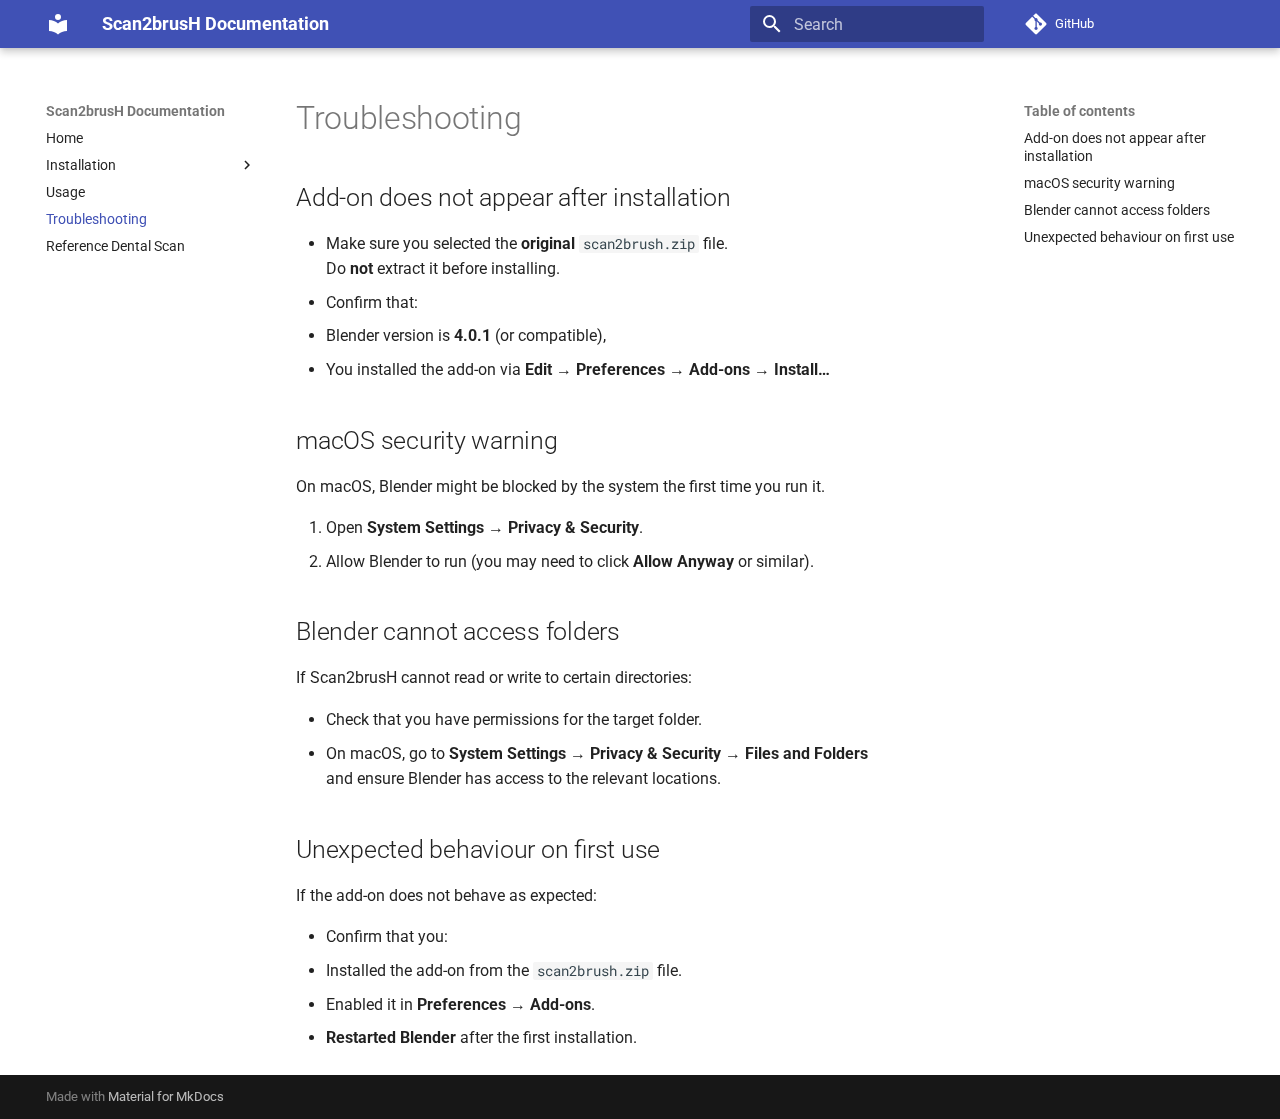
<file: troubleshooting/index.html>
<!doctype html>
<html lang="en" class="no-js">
  <head>
    
      <meta charset="utf-8">
      <meta name="viewport" content="width=device-width,initial-scale=1">
      
        <meta name="description" content="Online documentation for the Scan2brusH™ Dental Workflow Module.">
      
      
        <meta name="author" content="Pavel Gruber">
      
      
      
        <link rel="prev" href="../usage/">
      
      
        <link rel="next" href="../reference-scan/">
      
      
        
      
      
      <link rel="icon" href="../assets/images/favicon.png">
      <meta name="generator" content="mkdocs-1.6.1, mkdocs-material-9.7.0">
    
    
      
        <title>Troubleshooting - Scan2brusH Documentation</title>
      
    
    
      <link rel="stylesheet" href="../assets/stylesheets/main.618322db.min.css">
      
      


    
    
      
    
    
      
        
        
        <link rel="preconnect" href="https://fonts.gstatic.com" crossorigin>
        <link rel="stylesheet" href="https://fonts.googleapis.com/css?family=Roboto:300,300i,400,400i,700,700i%7CRoboto+Mono:400,400i,700,700i&display=fallback">
        <style>:root{--md-text-font:"Roboto";--md-code-font:"Roboto Mono"}</style>
      
    
    
      <link rel="stylesheet" href="../css/extra.css">
    
    <script>__md_scope=new URL("..",location),__md_hash=e=>[...e].reduce(((e,_)=>(e<<5)-e+_.charCodeAt(0)),0),__md_get=(e,_=localStorage,t=__md_scope)=>JSON.parse(_.getItem(t.pathname+"."+e)),__md_set=(e,_,t=localStorage,a=__md_scope)=>{try{t.setItem(a.pathname+"."+e,JSON.stringify(_))}catch(e){}}</script>
    
      

    
    
  </head>
  
  
    <body dir="ltr">
  
    
    <input class="md-toggle" data-md-toggle="drawer" type="checkbox" id="__drawer" autocomplete="off">
    <input class="md-toggle" data-md-toggle="search" type="checkbox" id="__search" autocomplete="off">
    <label class="md-overlay" for="__drawer"></label>
    <div data-md-component="skip">
      
        
        <a href="#troubleshooting" class="md-skip">
          Skip to content
        </a>
      
    </div>
    <div data-md-component="announce">
      
    </div>
    
    
      

  

<header class="md-header md-header--shadow" data-md-component="header">
  <nav class="md-header__inner md-grid" aria-label="Header">
    <a href=".." title="Scan2brusH Documentation" class="md-header__button md-logo" aria-label="Scan2brusH Documentation" data-md-component="logo">
      
  
  <svg xmlns="http://www.w3.org/2000/svg" viewBox="0 0 24 24"><path d="M12 8a3 3 0 0 0 3-3 3 3 0 0 0-3-3 3 3 0 0 0-3 3 3 3 0 0 0 3 3m0 3.54C9.64 9.35 6.5 8 3 8v11c3.5 0 6.64 1.35 9 3.54 2.36-2.19 5.5-3.54 9-3.54V8c-3.5 0-6.64 1.35-9 3.54"/></svg>

    </a>
    <label class="md-header__button md-icon" for="__drawer">
      
      <svg xmlns="http://www.w3.org/2000/svg" viewBox="0 0 24 24"><path d="M3 6h18v2H3zm0 5h18v2H3zm0 5h18v2H3z"/></svg>
    </label>
    <div class="md-header__title" data-md-component="header-title">
      <div class="md-header__ellipsis">
        <div class="md-header__topic">
          <span class="md-ellipsis">
            Scan2brusH Documentation
          </span>
        </div>
        <div class="md-header__topic" data-md-component="header-topic">
          <span class="md-ellipsis">
            
              Troubleshooting
            
          </span>
        </div>
      </div>
    </div>
    
    
      <script>var palette=__md_get("__palette");if(palette&&palette.color){if("(prefers-color-scheme)"===palette.color.media){var media=matchMedia("(prefers-color-scheme: light)"),input=document.querySelector(media.matches?"[data-md-color-media='(prefers-color-scheme: light)']":"[data-md-color-media='(prefers-color-scheme: dark)']");palette.color.media=input.getAttribute("data-md-color-media"),palette.color.scheme=input.getAttribute("data-md-color-scheme"),palette.color.primary=input.getAttribute("data-md-color-primary"),palette.color.accent=input.getAttribute("data-md-color-accent")}for(var[key,value]of Object.entries(palette.color))document.body.setAttribute("data-md-color-"+key,value)}</script>
    
    
    
      
      
        <label class="md-header__button md-icon" for="__search">
          
          <svg xmlns="http://www.w3.org/2000/svg" viewBox="0 0 24 24"><path d="M9.5 3A6.5 6.5 0 0 1 16 9.5c0 1.61-.59 3.09-1.56 4.23l.27.27h.79l5 5-1.5 1.5-5-5v-.79l-.27-.27A6.52 6.52 0 0 1 9.5 16 6.5 6.5 0 0 1 3 9.5 6.5 6.5 0 0 1 9.5 3m0 2C7 5 5 7 5 9.5S7 14 9.5 14 14 12 14 9.5 12 5 9.5 5"/></svg>
        </label>
        <div class="md-search" data-md-component="search" role="dialog">
  <label class="md-search__overlay" for="__search"></label>
  <div class="md-search__inner" role="search">
    <form class="md-search__form" name="search">
      <input type="text" class="md-search__input" name="query" aria-label="Search" placeholder="Search" autocapitalize="off" autocorrect="off" autocomplete="off" spellcheck="false" data-md-component="search-query" required>
      <label class="md-search__icon md-icon" for="__search">
        
        <svg xmlns="http://www.w3.org/2000/svg" viewBox="0 0 24 24"><path d="M9.5 3A6.5 6.5 0 0 1 16 9.5c0 1.61-.59 3.09-1.56 4.23l.27.27h.79l5 5-1.5 1.5-5-5v-.79l-.27-.27A6.52 6.52 0 0 1 9.5 16 6.5 6.5 0 0 1 3 9.5 6.5 6.5 0 0 1 9.5 3m0 2C7 5 5 7 5 9.5S7 14 9.5 14 14 12 14 9.5 12 5 9.5 5"/></svg>
        
        <svg xmlns="http://www.w3.org/2000/svg" viewBox="0 0 24 24"><path d="M20 11v2H8l5.5 5.5-1.42 1.42L4.16 12l7.92-7.92L13.5 5.5 8 11z"/></svg>
      </label>
      <nav class="md-search__options" aria-label="Search">
        
        <button type="reset" class="md-search__icon md-icon" title="Clear" aria-label="Clear" tabindex="-1">
          
          <svg xmlns="http://www.w3.org/2000/svg" viewBox="0 0 24 24"><path d="M19 6.41 17.59 5 12 10.59 6.41 5 5 6.41 10.59 12 5 17.59 6.41 19 12 13.41 17.59 19 19 17.59 13.41 12z"/></svg>
        </button>
      </nav>
      
    </form>
    <div class="md-search__output">
      <div class="md-search__scrollwrap" tabindex="0" data-md-scrollfix>
        <div class="md-search-result" data-md-component="search-result">
          <div class="md-search-result__meta">
            Initializing search
          </div>
          <ol class="md-search-result__list" role="presentation"></ol>
        </div>
      </div>
    </div>
  </div>
</div>
      
    
    
      <div class="md-header__source">
        <a href="https://github.com/your-org/scan2brush" title="Go to repository" class="md-source" data-md-component="source">
  <div class="md-source__icon md-icon">
    
    <svg xmlns="http://www.w3.org/2000/svg" viewBox="0 0 448 512"><!--! Font Awesome Free 7.1.0 by @fontawesome - https://fontawesome.com License - https://fontawesome.com/license/free (Icons: CC BY 4.0, Fonts: SIL OFL 1.1, Code: MIT License) Copyright 2025 Fonticons, Inc.--><path d="M439.6 236.1 244 40.5c-5.4-5.5-12.8-8.5-20.4-8.5s-15 3-20.4 8.4L162.5 81l51.5 51.5c27.1-9.1 52.7 16.8 43.4 43.7l49.7 49.7c34.2-11.8 61.2 31 35.5 56.7-26.5 26.5-70.2-2.9-56-37.3L240.3 199v121.9c25.3 12.5 22.3 41.8 9.1 55-6.4 6.4-15.2 10.1-24.3 10.1s-17.8-3.6-24.3-10.1c-17.6-17.6-11.1-46.9 11.2-56v-123c-20.8-8.5-24.6-30.7-18.6-45L142.6 101 8.5 235.1C3 240.6 0 247.9 0 255.5s3 15 8.5 20.4l195.6 195.7c5.4 5.4 12.7 8.4 20.4 8.4s15-3 20.4-8.4l194.7-194.7c5.4-5.4 8.4-12.8 8.4-20.4s-3-15-8.4-20.4"/></svg>
  </div>
  <div class="md-source__repository">
    GitHub
  </div>
</a>
      </div>
    
  </nav>
  
</header>
    
    <div class="md-container" data-md-component="container">
      
      
        
          
        
      
      <main class="md-main" data-md-component="main">
        <div class="md-main__inner md-grid">
          
            
              
              <div class="md-sidebar md-sidebar--primary" data-md-component="sidebar" data-md-type="navigation" >
                <div class="md-sidebar__scrollwrap">
                  <div class="md-sidebar__inner">
                    



<nav class="md-nav md-nav--primary" aria-label="Navigation" data-md-level="0">
  <label class="md-nav__title" for="__drawer">
    <a href=".." title="Scan2brusH Documentation" class="md-nav__button md-logo" aria-label="Scan2brusH Documentation" data-md-component="logo">
      
  
  <svg xmlns="http://www.w3.org/2000/svg" viewBox="0 0 24 24"><path d="M12 8a3 3 0 0 0 3-3 3 3 0 0 0-3-3 3 3 0 0 0-3 3 3 3 0 0 0 3 3m0 3.54C9.64 9.35 6.5 8 3 8v11c3.5 0 6.64 1.35 9 3.54 2.36-2.19 5.5-3.54 9-3.54V8c-3.5 0-6.64 1.35-9 3.54"/></svg>

    </a>
    Scan2brusH Documentation
  </label>
  
    <div class="md-nav__source">
      <a href="https://github.com/your-org/scan2brush" title="Go to repository" class="md-source" data-md-component="source">
  <div class="md-source__icon md-icon">
    
    <svg xmlns="http://www.w3.org/2000/svg" viewBox="0 0 448 512"><!--! Font Awesome Free 7.1.0 by @fontawesome - https://fontawesome.com License - https://fontawesome.com/license/free (Icons: CC BY 4.0, Fonts: SIL OFL 1.1, Code: MIT License) Copyright 2025 Fonticons, Inc.--><path d="M439.6 236.1 244 40.5c-5.4-5.5-12.8-8.5-20.4-8.5s-15 3-20.4 8.4L162.5 81l51.5 51.5c27.1-9.1 52.7 16.8 43.4 43.7l49.7 49.7c34.2-11.8 61.2 31 35.5 56.7-26.5 26.5-70.2-2.9-56-37.3L240.3 199v121.9c25.3 12.5 22.3 41.8 9.1 55-6.4 6.4-15.2 10.1-24.3 10.1s-17.8-3.6-24.3-10.1c-17.6-17.6-11.1-46.9 11.2-56v-123c-20.8-8.5-24.6-30.7-18.6-45L142.6 101 8.5 235.1C3 240.6 0 247.9 0 255.5s3 15 8.5 20.4l195.6 195.7c5.4 5.4 12.7 8.4 20.4 8.4s15-3 20.4-8.4l194.7-194.7c5.4-5.4 8.4-12.8 8.4-20.4s-3-15-8.4-20.4"/></svg>
  </div>
  <div class="md-source__repository">
    GitHub
  </div>
</a>
    </div>
  
  <ul class="md-nav__list" data-md-scrollfix>
    
      
      
  
  
  
  
    <li class="md-nav__item">
      <a href=".." class="md-nav__link">
        
  
  
  <span class="md-ellipsis">
    
  
    Home
  

    
  </span>
  
  

      </a>
    </li>
  

    
      
      
  
  
  
  
    
    
    
    
    
    <li class="md-nav__item md-nav__item--nested">
      
        
        
        <input class="md-nav__toggle md-toggle " type="checkbox" id="__nav_2" >
        
          
          <label class="md-nav__link" for="__nav_2" id="__nav_2_label" tabindex="0">
            
  
  
  <span class="md-ellipsis">
    
  
    Installation
  

    
  </span>
  
  

            <span class="md-nav__icon md-icon"></span>
          </label>
        
        <nav class="md-nav" data-md-level="1" aria-labelledby="__nav_2_label" aria-expanded="false">
          <label class="md-nav__title" for="__nav_2">
            <span class="md-nav__icon md-icon"></span>
            
  
    Installation
  

          </label>
          <ul class="md-nav__list" data-md-scrollfix>
            
              
                
  
  
  
  
    <li class="md-nav__item">
      <a href="../install-quick/" class="md-nav__link">
        
  
  
  <span class="md-ellipsis">
    
  
    Quick Installation
  

    
  </span>
  
  

      </a>
    </li>
  

              
            
              
                
  
  
  
  
    <li class="md-nav__item">
      <a href="../install-detailed/" class="md-nav__link">
        
  
  
  <span class="md-ellipsis">
    
  
    Detailed Installation
  

    
  </span>
  
  

      </a>
    </li>
  

              
            
          </ul>
        </nav>
      
    </li>
  

    
      
      
  
  
  
  
    <li class="md-nav__item">
      <a href="../usage/" class="md-nav__link">
        
  
  
  <span class="md-ellipsis">
    
  
    Usage
  

    
  </span>
  
  

      </a>
    </li>
  

    
      
      
  
  
    
  
  
  
    <li class="md-nav__item md-nav__item--active">
      
      <input class="md-nav__toggle md-toggle" type="checkbox" id="__toc">
      
      
        
      
      
        <label class="md-nav__link md-nav__link--active" for="__toc">
          
  
  
  <span class="md-ellipsis">
    
  
    Troubleshooting
  

    
  </span>
  
  

          <span class="md-nav__icon md-icon"></span>
        </label>
      
      <a href="./" class="md-nav__link md-nav__link--active">
        
  
  
  <span class="md-ellipsis">
    
  
    Troubleshooting
  

    
  </span>
  
  

      </a>
      
        

<nav class="md-nav md-nav--secondary" aria-label="Table of contents">
  
  
  
    
  
  
    <label class="md-nav__title" for="__toc">
      <span class="md-nav__icon md-icon"></span>
      Table of contents
    </label>
    <ul class="md-nav__list" data-md-component="toc" data-md-scrollfix>
      
        <li class="md-nav__item">
  <a href="#add-on-does-not-appear-after-installation" class="md-nav__link">
    <span class="md-ellipsis">
      
        Add-on does not appear after installation
      
    </span>
  </a>
  
</li>
      
        <li class="md-nav__item">
  <a href="#macos-security-warning" class="md-nav__link">
    <span class="md-ellipsis">
      
        macOS security warning
      
    </span>
  </a>
  
</li>
      
        <li class="md-nav__item">
  <a href="#blender-cannot-access-folders" class="md-nav__link">
    <span class="md-ellipsis">
      
        Blender cannot access folders
      
    </span>
  </a>
  
</li>
      
        <li class="md-nav__item">
  <a href="#unexpected-behaviour-on-first-use" class="md-nav__link">
    <span class="md-ellipsis">
      
        Unexpected behaviour on first use
      
    </span>
  </a>
  
</li>
      
    </ul>
  
</nav>
      
    </li>
  

    
      
      
  
  
  
  
    <li class="md-nav__item">
      <a href="../reference-scan/" class="md-nav__link">
        
  
  
  <span class="md-ellipsis">
    
  
    Reference Dental Scan
  

    
  </span>
  
  

      </a>
    </li>
  

    
  </ul>
</nav>
                  </div>
                </div>
              </div>
            
            
              
              <div class="md-sidebar md-sidebar--secondary" data-md-component="sidebar" data-md-type="toc" >
                <div class="md-sidebar__scrollwrap">
                  <div class="md-sidebar__inner">
                    

<nav class="md-nav md-nav--secondary" aria-label="Table of contents">
  
  
  
    
  
  
    <label class="md-nav__title" for="__toc">
      <span class="md-nav__icon md-icon"></span>
      Table of contents
    </label>
    <ul class="md-nav__list" data-md-component="toc" data-md-scrollfix>
      
        <li class="md-nav__item">
  <a href="#add-on-does-not-appear-after-installation" class="md-nav__link">
    <span class="md-ellipsis">
      
        Add-on does not appear after installation
      
    </span>
  </a>
  
</li>
      
        <li class="md-nav__item">
  <a href="#macos-security-warning" class="md-nav__link">
    <span class="md-ellipsis">
      
        macOS security warning
      
    </span>
  </a>
  
</li>
      
        <li class="md-nav__item">
  <a href="#blender-cannot-access-folders" class="md-nav__link">
    <span class="md-ellipsis">
      
        Blender cannot access folders
      
    </span>
  </a>
  
</li>
      
        <li class="md-nav__item">
  <a href="#unexpected-behaviour-on-first-use" class="md-nav__link">
    <span class="md-ellipsis">
      
        Unexpected behaviour on first use
      
    </span>
  </a>
  
</li>
      
    </ul>
  
</nav>
                  </div>
                </div>
              </div>
            
          
          
            <div class="md-content" data-md-component="content">
              
              <article class="md-content__inner md-typeset">
                
                  


  
  


<h1 id="troubleshooting">Troubleshooting</h1>
<h2 id="add-on-does-not-appear-after-installation">Add-on does not appear after installation</h2>
<ul>
<li>Make sure you selected the <strong>original</strong> <code>scan2brush.zip</code> file.<br />
  Do <strong>not</strong> extract it before installing.</li>
<li>Confirm that:</li>
<li>Blender version is <strong>4.0.1</strong> (or compatible),</li>
<li>You installed the add-on via <strong>Edit → Preferences → Add-ons → Install…</strong></li>
</ul>
<h2 id="macos-security-warning">macOS security warning</h2>
<p>On macOS, Blender might be blocked by the system the first time you run it.</p>
<ol>
<li>Open <strong>System Settings → Privacy &amp; Security</strong>.</li>
<li>Allow Blender to run (you may need to click <strong>Allow Anyway</strong> or similar).</li>
</ol>
<h2 id="blender-cannot-access-folders">Blender cannot access folders</h2>
<p>If Scan2brusH cannot read or write to certain directories:</p>
<ul>
<li>Check that you have permissions for the target folder.</li>
<li>On macOS, go to <strong>System Settings → Privacy &amp; Security → Files and Folders</strong><br />
  and ensure Blender has access to the relevant locations.</li>
</ul>
<h2 id="unexpected-behaviour-on-first-use">Unexpected behaviour on first use</h2>
<p>If the add-on does not behave as expected:</p>
<ul>
<li>Confirm that you:</li>
<li>Installed the add-on from the <code>scan2brush.zip</code> file.</li>
<li>Enabled it in <strong>Preferences → Add-ons</strong>.</li>
<li><strong>Restarted Blender</strong> after the first installation.</li>
</ul>












                
              </article>
            </div>
          
          
  <script>var tabs=__md_get("__tabs");if(Array.isArray(tabs))e:for(var set of document.querySelectorAll(".tabbed-set")){var labels=set.querySelector(".tabbed-labels");for(var tab of tabs)for(var label of labels.getElementsByTagName("label"))if(label.innerText.trim()===tab){var input=document.getElementById(label.htmlFor);input.checked=!0;continue e}}</script>

<script>var target=document.getElementById(location.hash.slice(1));target&&target.name&&(target.checked=target.name.startsWith("__tabbed_"))</script>
        </div>
        
      </main>
      
        <footer class="md-footer">
  
  <div class="md-footer-meta md-typeset">
    <div class="md-footer-meta__inner md-grid">
      <div class="md-copyright">
  
  
    Made with
    <a href="https://squidfunk.github.io/mkdocs-material/" target="_blank" rel="noopener">
      Material for MkDocs
    </a>
  
</div>
      
    </div>
  </div>
</footer>
      
    </div>
    <div class="md-dialog" data-md-component="dialog">
      <div class="md-dialog__inner md-typeset"></div>
    </div>
    
    
    
      
      
      <script id="__config" type="application/json">{"annotate": null, "base": "..", "features": ["content.tabs.link", "content.tabs.persist"], "search": "../assets/javascripts/workers/search.7a47a382.min.js", "tags": null, "translations": {"clipboard.copied": "Copied to clipboard", "clipboard.copy": "Copy to clipboard", "search.result.more.one": "1 more on this page", "search.result.more.other": "# more on this page", "search.result.none": "No matching documents", "search.result.one": "1 matching document", "search.result.other": "# matching documents", "search.result.placeholder": "Type to start searching", "search.result.term.missing": "Missing", "select.version": "Select version"}, "version": null}</script>
    
    
      <script src="../assets/javascripts/bundle.e71a0d61.min.js"></script>
      
    
  </body>
</html>
</file>
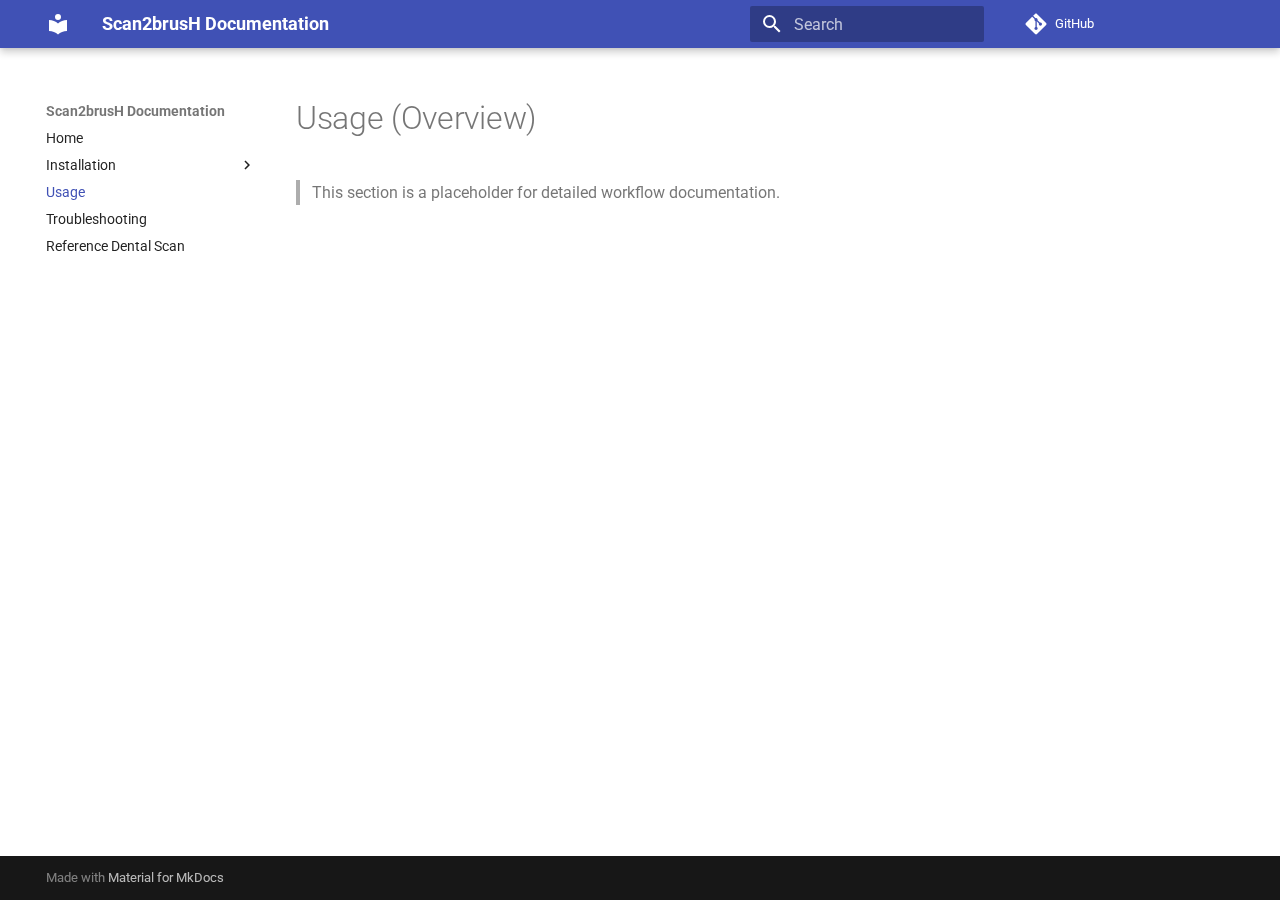
<file: usage/index.html>
<!doctype html>
<html lang="en" class="no-js">
  <head>
    
      <meta charset="utf-8">
      <meta name="viewport" content="width=device-width,initial-scale=1">
      
        <meta name="description" content="Online documentation for the Scan2brusH™ Dental Workflow Module.">
      
      
        <meta name="author" content="Pavel Gruber">
      
      
      
        <link rel="prev" href="../install-detailed/">
      
      
        <link rel="next" href="../troubleshooting/">
      
      
        
      
      
      <link rel="icon" href="../assets/images/favicon.png">
      <meta name="generator" content="mkdocs-1.6.1, mkdocs-material-9.7.0">
    
    
      
        <title>Usage - Scan2brusH Documentation</title>
      
    
    
      <link rel="stylesheet" href="../assets/stylesheets/main.618322db.min.css">
      
      


    
    
      
    
    
      
        
        
        <link rel="preconnect" href="https://fonts.gstatic.com" crossorigin>
        <link rel="stylesheet" href="https://fonts.googleapis.com/css?family=Roboto:300,300i,400,400i,700,700i%7CRoboto+Mono:400,400i,700,700i&display=fallback">
        <style>:root{--md-text-font:"Roboto";--md-code-font:"Roboto Mono"}</style>
      
    
    
      <link rel="stylesheet" href="../css/extra.css">
    
    <script>__md_scope=new URL("..",location),__md_hash=e=>[...e].reduce(((e,_)=>(e<<5)-e+_.charCodeAt(0)),0),__md_get=(e,_=localStorage,t=__md_scope)=>JSON.parse(_.getItem(t.pathname+"."+e)),__md_set=(e,_,t=localStorage,a=__md_scope)=>{try{t.setItem(a.pathname+"."+e,JSON.stringify(_))}catch(e){}}</script>
    
      

    
    
  </head>
  
  
    <body dir="ltr">
  
    
    <input class="md-toggle" data-md-toggle="drawer" type="checkbox" id="__drawer" autocomplete="off">
    <input class="md-toggle" data-md-toggle="search" type="checkbox" id="__search" autocomplete="off">
    <label class="md-overlay" for="__drawer"></label>
    <div data-md-component="skip">
      
        
        <a href="#usage-overview" class="md-skip">
          Skip to content
        </a>
      
    </div>
    <div data-md-component="announce">
      
    </div>
    
    
      

  

<header class="md-header md-header--shadow" data-md-component="header">
  <nav class="md-header__inner md-grid" aria-label="Header">
    <a href=".." title="Scan2brusH Documentation" class="md-header__button md-logo" aria-label="Scan2brusH Documentation" data-md-component="logo">
      
  
  <svg xmlns="http://www.w3.org/2000/svg" viewBox="0 0 24 24"><path d="M12 8a3 3 0 0 0 3-3 3 3 0 0 0-3-3 3 3 0 0 0-3 3 3 3 0 0 0 3 3m0 3.54C9.64 9.35 6.5 8 3 8v11c3.5 0 6.64 1.35 9 3.54 2.36-2.19 5.5-3.54 9-3.54V8c-3.5 0-6.64 1.35-9 3.54"/></svg>

    </a>
    <label class="md-header__button md-icon" for="__drawer">
      
      <svg xmlns="http://www.w3.org/2000/svg" viewBox="0 0 24 24"><path d="M3 6h18v2H3zm0 5h18v2H3zm0 5h18v2H3z"/></svg>
    </label>
    <div class="md-header__title" data-md-component="header-title">
      <div class="md-header__ellipsis">
        <div class="md-header__topic">
          <span class="md-ellipsis">
            Scan2brusH Documentation
          </span>
        </div>
        <div class="md-header__topic" data-md-component="header-topic">
          <span class="md-ellipsis">
            
              Usage
            
          </span>
        </div>
      </div>
    </div>
    
    
      <script>var palette=__md_get("__palette");if(palette&&palette.color){if("(prefers-color-scheme)"===palette.color.media){var media=matchMedia("(prefers-color-scheme: light)"),input=document.querySelector(media.matches?"[data-md-color-media='(prefers-color-scheme: light)']":"[data-md-color-media='(prefers-color-scheme: dark)']");palette.color.media=input.getAttribute("data-md-color-media"),palette.color.scheme=input.getAttribute("data-md-color-scheme"),palette.color.primary=input.getAttribute("data-md-color-primary"),palette.color.accent=input.getAttribute("data-md-color-accent")}for(var[key,value]of Object.entries(palette.color))document.body.setAttribute("data-md-color-"+key,value)}</script>
    
    
    
      
      
        <label class="md-header__button md-icon" for="__search">
          
          <svg xmlns="http://www.w3.org/2000/svg" viewBox="0 0 24 24"><path d="M9.5 3A6.5 6.5 0 0 1 16 9.5c0 1.61-.59 3.09-1.56 4.23l.27.27h.79l5 5-1.5 1.5-5-5v-.79l-.27-.27A6.52 6.52 0 0 1 9.5 16 6.5 6.5 0 0 1 3 9.5 6.5 6.5 0 0 1 9.5 3m0 2C7 5 5 7 5 9.5S7 14 9.5 14 14 12 14 9.5 12 5 9.5 5"/></svg>
        </label>
        <div class="md-search" data-md-component="search" role="dialog">
  <label class="md-search__overlay" for="__search"></label>
  <div class="md-search__inner" role="search">
    <form class="md-search__form" name="search">
      <input type="text" class="md-search__input" name="query" aria-label="Search" placeholder="Search" autocapitalize="off" autocorrect="off" autocomplete="off" spellcheck="false" data-md-component="search-query" required>
      <label class="md-search__icon md-icon" for="__search">
        
        <svg xmlns="http://www.w3.org/2000/svg" viewBox="0 0 24 24"><path d="M9.5 3A6.5 6.5 0 0 1 16 9.5c0 1.61-.59 3.09-1.56 4.23l.27.27h.79l5 5-1.5 1.5-5-5v-.79l-.27-.27A6.52 6.52 0 0 1 9.5 16 6.5 6.5 0 0 1 3 9.5 6.5 6.5 0 0 1 9.5 3m0 2C7 5 5 7 5 9.5S7 14 9.5 14 14 12 14 9.5 12 5 9.5 5"/></svg>
        
        <svg xmlns="http://www.w3.org/2000/svg" viewBox="0 0 24 24"><path d="M20 11v2H8l5.5 5.5-1.42 1.42L4.16 12l7.92-7.92L13.5 5.5 8 11z"/></svg>
      </label>
      <nav class="md-search__options" aria-label="Search">
        
        <button type="reset" class="md-search__icon md-icon" title="Clear" aria-label="Clear" tabindex="-1">
          
          <svg xmlns="http://www.w3.org/2000/svg" viewBox="0 0 24 24"><path d="M19 6.41 17.59 5 12 10.59 6.41 5 5 6.41 10.59 12 5 17.59 6.41 19 12 13.41 17.59 19 19 17.59 13.41 12z"/></svg>
        </button>
      </nav>
      
    </form>
    <div class="md-search__output">
      <div class="md-search__scrollwrap" tabindex="0" data-md-scrollfix>
        <div class="md-search-result" data-md-component="search-result">
          <div class="md-search-result__meta">
            Initializing search
          </div>
          <ol class="md-search-result__list" role="presentation"></ol>
        </div>
      </div>
    </div>
  </div>
</div>
      
    
    
      <div class="md-header__source">
        <a href="https://github.com/your-org/scan2brush" title="Go to repository" class="md-source" data-md-component="source">
  <div class="md-source__icon md-icon">
    
    <svg xmlns="http://www.w3.org/2000/svg" viewBox="0 0 448 512"><!--! Font Awesome Free 7.1.0 by @fontawesome - https://fontawesome.com License - https://fontawesome.com/license/free (Icons: CC BY 4.0, Fonts: SIL OFL 1.1, Code: MIT License) Copyright 2025 Fonticons, Inc.--><path d="M439.6 236.1 244 40.5c-5.4-5.5-12.8-8.5-20.4-8.5s-15 3-20.4 8.4L162.5 81l51.5 51.5c27.1-9.1 52.7 16.8 43.4 43.7l49.7 49.7c34.2-11.8 61.2 31 35.5 56.7-26.5 26.5-70.2-2.9-56-37.3L240.3 199v121.9c25.3 12.5 22.3 41.8 9.1 55-6.4 6.4-15.2 10.1-24.3 10.1s-17.8-3.6-24.3-10.1c-17.6-17.6-11.1-46.9 11.2-56v-123c-20.8-8.5-24.6-30.7-18.6-45L142.6 101 8.5 235.1C3 240.6 0 247.9 0 255.5s3 15 8.5 20.4l195.6 195.7c5.4 5.4 12.7 8.4 20.4 8.4s15-3 20.4-8.4l194.7-194.7c5.4-5.4 8.4-12.8 8.4-20.4s-3-15-8.4-20.4"/></svg>
  </div>
  <div class="md-source__repository">
    GitHub
  </div>
</a>
      </div>
    
  </nav>
  
</header>
    
    <div class="md-container" data-md-component="container">
      
      
        
          
        
      
      <main class="md-main" data-md-component="main">
        <div class="md-main__inner md-grid">
          
            
              
              <div class="md-sidebar md-sidebar--primary" data-md-component="sidebar" data-md-type="navigation" >
                <div class="md-sidebar__scrollwrap">
                  <div class="md-sidebar__inner">
                    



<nav class="md-nav md-nav--primary" aria-label="Navigation" data-md-level="0">
  <label class="md-nav__title" for="__drawer">
    <a href=".." title="Scan2brusH Documentation" class="md-nav__button md-logo" aria-label="Scan2brusH Documentation" data-md-component="logo">
      
  
  <svg xmlns="http://www.w3.org/2000/svg" viewBox="0 0 24 24"><path d="M12 8a3 3 0 0 0 3-3 3 3 0 0 0-3-3 3 3 0 0 0-3 3 3 3 0 0 0 3 3m0 3.54C9.64 9.35 6.5 8 3 8v11c3.5 0 6.64 1.35 9 3.54 2.36-2.19 5.5-3.54 9-3.54V8c-3.5 0-6.64 1.35-9 3.54"/></svg>

    </a>
    Scan2brusH Documentation
  </label>
  
    <div class="md-nav__source">
      <a href="https://github.com/your-org/scan2brush" title="Go to repository" class="md-source" data-md-component="source">
  <div class="md-source__icon md-icon">
    
    <svg xmlns="http://www.w3.org/2000/svg" viewBox="0 0 448 512"><!--! Font Awesome Free 7.1.0 by @fontawesome - https://fontawesome.com License - https://fontawesome.com/license/free (Icons: CC BY 4.0, Fonts: SIL OFL 1.1, Code: MIT License) Copyright 2025 Fonticons, Inc.--><path d="M439.6 236.1 244 40.5c-5.4-5.5-12.8-8.5-20.4-8.5s-15 3-20.4 8.4L162.5 81l51.5 51.5c27.1-9.1 52.7 16.8 43.4 43.7l49.7 49.7c34.2-11.8 61.2 31 35.5 56.7-26.5 26.5-70.2-2.9-56-37.3L240.3 199v121.9c25.3 12.5 22.3 41.8 9.1 55-6.4 6.4-15.2 10.1-24.3 10.1s-17.8-3.6-24.3-10.1c-17.6-17.6-11.1-46.9 11.2-56v-123c-20.8-8.5-24.6-30.7-18.6-45L142.6 101 8.5 235.1C3 240.6 0 247.9 0 255.5s3 15 8.5 20.4l195.6 195.7c5.4 5.4 12.7 8.4 20.4 8.4s15-3 20.4-8.4l194.7-194.7c5.4-5.4 8.4-12.8 8.4-20.4s-3-15-8.4-20.4"/></svg>
  </div>
  <div class="md-source__repository">
    GitHub
  </div>
</a>
    </div>
  
  <ul class="md-nav__list" data-md-scrollfix>
    
      
      
  
  
  
  
    <li class="md-nav__item">
      <a href=".." class="md-nav__link">
        
  
  
  <span class="md-ellipsis">
    
  
    Home
  

    
  </span>
  
  

      </a>
    </li>
  

    
      
      
  
  
  
  
    
    
    
    
    
    <li class="md-nav__item md-nav__item--nested">
      
        
        
        <input class="md-nav__toggle md-toggle " type="checkbox" id="__nav_2" >
        
          
          <label class="md-nav__link" for="__nav_2" id="__nav_2_label" tabindex="0">
            
  
  
  <span class="md-ellipsis">
    
  
    Installation
  

    
  </span>
  
  

            <span class="md-nav__icon md-icon"></span>
          </label>
        
        <nav class="md-nav" data-md-level="1" aria-labelledby="__nav_2_label" aria-expanded="false">
          <label class="md-nav__title" for="__nav_2">
            <span class="md-nav__icon md-icon"></span>
            
  
    Installation
  

          </label>
          <ul class="md-nav__list" data-md-scrollfix>
            
              
                
  
  
  
  
    <li class="md-nav__item">
      <a href="../install-quick/" class="md-nav__link">
        
  
  
  <span class="md-ellipsis">
    
  
    Quick Installation
  

    
  </span>
  
  

      </a>
    </li>
  

              
            
              
                
  
  
  
  
    <li class="md-nav__item">
      <a href="../install-detailed/" class="md-nav__link">
        
  
  
  <span class="md-ellipsis">
    
  
    Detailed Installation
  

    
  </span>
  
  

      </a>
    </li>
  

              
            
          </ul>
        </nav>
      
    </li>
  

    
      
      
  
  
    
  
  
  
    <li class="md-nav__item md-nav__item--active">
      
      <input class="md-nav__toggle md-toggle" type="checkbox" id="__toc">
      
      
        
      
      
      <a href="./" class="md-nav__link md-nav__link--active">
        
  
  
  <span class="md-ellipsis">
    
  
    Usage
  

    
  </span>
  
  

      </a>
      
    </li>
  

    
      
      
  
  
  
  
    <li class="md-nav__item">
      <a href="../troubleshooting/" class="md-nav__link">
        
  
  
  <span class="md-ellipsis">
    
  
    Troubleshooting
  

    
  </span>
  
  

      </a>
    </li>
  

    
      
      
  
  
  
  
    <li class="md-nav__item">
      <a href="../reference-scan/" class="md-nav__link">
        
  
  
  <span class="md-ellipsis">
    
  
    Reference Dental Scan
  

    
  </span>
  
  

      </a>
    </li>
  

    
  </ul>
</nav>
                  </div>
                </div>
              </div>
            
            
              
              <div class="md-sidebar md-sidebar--secondary" data-md-component="sidebar" data-md-type="toc" >
                <div class="md-sidebar__scrollwrap">
                  <div class="md-sidebar__inner">
                    

<nav class="md-nav md-nav--secondary" aria-label="Table of contents">
  
  
  
    
  
  
</nav>
                  </div>
                </div>
              </div>
            
          
          
            <div class="md-content" data-md-component="content">
              
              <article class="md-content__inner md-typeset">
                
                  


  
  


<h1 id="usage-overview">Usage (Overview)</h1>
<blockquote>
<p>This section is a placeholder for detailed workflow documentation.</p>
</blockquote>












                
              </article>
            </div>
          
          
  <script>var tabs=__md_get("__tabs");if(Array.isArray(tabs))e:for(var set of document.querySelectorAll(".tabbed-set")){var labels=set.querySelector(".tabbed-labels");for(var tab of tabs)for(var label of labels.getElementsByTagName("label"))if(label.innerText.trim()===tab){var input=document.getElementById(label.htmlFor);input.checked=!0;continue e}}</script>

<script>var target=document.getElementById(location.hash.slice(1));target&&target.name&&(target.checked=target.name.startsWith("__tabbed_"))</script>
        </div>
        
      </main>
      
        <footer class="md-footer">
  
  <div class="md-footer-meta md-typeset">
    <div class="md-footer-meta__inner md-grid">
      <div class="md-copyright">
  
  
    Made with
    <a href="https://squidfunk.github.io/mkdocs-material/" target="_blank" rel="noopener">
      Material for MkDocs
    </a>
  
</div>
      
    </div>
  </div>
</footer>
      
    </div>
    <div class="md-dialog" data-md-component="dialog">
      <div class="md-dialog__inner md-typeset"></div>
    </div>
    
    
    
      
      
      <script id="__config" type="application/json">{"annotate": null, "base": "..", "features": ["content.tabs.link", "content.tabs.persist"], "search": "../assets/javascripts/workers/search.7a47a382.min.js", "tags": null, "translations": {"clipboard.copied": "Copied to clipboard", "clipboard.copy": "Copy to clipboard", "search.result.more.one": "1 more on this page", "search.result.more.other": "# more on this page", "search.result.none": "No matching documents", "search.result.one": "1 matching document", "search.result.other": "# matching documents", "search.result.placeholder": "Type to start searching", "search.result.term.missing": "Missing", "select.version": "Select version"}, "version": null}</script>
    
    
      <script src="../assets/javascripts/bundle.e71a0d61.min.js"></script>
      
    
  </body>
</html>
</file>
<file: css/extra.css>
/* Decentní menší tlačítka pro odkazy */

.md-typeset .md-button.s2b-btn {
  font-size: 0.8rem;        /* menší text */
  padding: 0.15rem 0.6rem;  /* méně nafouklé */
  border-radius: 0.25rem;   /* lehce zakulacené */
  line-height: 1.2;
}

/* Primární tlačítko – jen trochu zvýraznit, ne koblížek */
.md-typeset .md-button.s2b-btn.md-button--primary {
  box-shadow: none;
}
</file>
<file: assets/stylesheets/main.618322db.min.css>
@charset "UTF-8";html{-webkit-text-size-adjust:none;-moz-text-size-adjust:none;text-size-adjust:none;box-sizing:border-box}*,:after,:before{box-sizing:inherit}@media (prefers-reduced-motion){*,:after,:before{transition:none!important}}body{margin:0}a,button,input,label{-webkit-tap-highlight-color:transparent}a{color:inherit;text-decoration:none}hr{border:0;box-sizing:initial;display:block;height:.05rem;overflow:visible;padding:0}small{font-size:80%}sub,sup{line-height:1em}img{border-style:none}table{border-collapse:initial;border-spacing:0}td,th{font-weight:400;vertical-align:top}button{background:#0000;border:0;font-family:inherit;font-size:inherit;margin:0;padding:0}input{border:0;outline:none}:root{--md-primary-fg-color:#4051b5;--md-primary-fg-color--light:#5d6cc0;--md-primary-fg-color--dark:#303fa1;--md-primary-bg-color:#fff;--md-primary-bg-color--light:#ffffffb3;--md-accent-fg-color:#526cfe;--md-accent-fg-color--transparent:#526cfe1a;--md-accent-bg-color:#fff;--md-accent-bg-color--light:#ffffffb3}[data-md-color-scheme=default]{color-scheme:light}[data-md-color-scheme=default] img[src$="#gh-dark-mode-only"],[data-md-color-scheme=default] img[src$="#only-dark"]{display:none}:root,[data-md-color-scheme=default]{--md-hue:225deg;--md-default-fg-color:#000000de;--md-default-fg-color--light:#0000008a;--md-default-fg-color--lighter:#00000052;--md-default-fg-color--lightest:#00000012;--md-default-bg-color:#fff;--md-default-bg-color--light:#ffffffb3;--md-default-bg-color--lighter:#ffffff4d;--md-default-bg-color--lightest:#ffffff1f;--md-code-fg-color:#36464e;--md-code-bg-color:#f5f5f5;--md-code-bg-color--light:#f5f5f5b3;--md-code-bg-color--lighter:#f5f5f54d;--md-code-hl-color:#4287ff;--md-code-hl-color--light:#4287ff1a;--md-code-hl-number-color:#d52a2a;--md-code-hl-special-color:#db1457;--md-code-hl-function-color:#a846b9;--md-code-hl-constant-color:#6e59d9;--md-code-hl-keyword-color:#3f6ec6;--md-code-hl-string-color:#1c7d4d;--md-code-hl-name-color:var(--md-code-fg-color);--md-code-hl-operator-color:var(--md-default-fg-color--light);--md-code-hl-punctuation-color:var(--md-default-fg-color--light);--md-code-hl-comment-color:var(--md-default-fg-color--light);--md-code-hl-generic-color:var(--md-default-fg-color--light);--md-code-hl-variable-color:var(--md-default-fg-color--light);--md-typeset-color:var(--md-default-fg-color);--md-typeset-a-color:var(--md-primary-fg-color);--md-typeset-del-color:#f5503d26;--md-typeset-ins-color:#0bd57026;--md-typeset-kbd-color:#fafafa;--md-typeset-kbd-accent-color:#fff;--md-typeset-kbd-border-color:#b8b8b8;--md-typeset-mark-color:#ffff0080;--md-typeset-table-color:#0000001f;--md-typeset-table-color--light:rgba(0,0,0,.035);--md-admonition-fg-color:var(--md-default-fg-color);--md-admonition-bg-color:var(--md-default-bg-color);--md-warning-fg-color:#000000de;--md-warning-bg-color:#ff9;--md-footer-fg-color:#fff;--md-footer-fg-color--light:#ffffffb3;--md-footer-fg-color--lighter:#ffffff73;--md-footer-bg-color:#000000de;--md-footer-bg-color--dark:#00000052;--md-shadow-z1:0 0.2rem 0.5rem #0000000d,0 0 0.05rem #0000001a;--md-shadow-z2:0 0.2rem 0.5rem #0000001a,0 0 0.05rem #00000040;--md-shadow-z3:0 0.2rem 0.5rem #0003,0 0 0.05rem #00000059}.md-icon svg{fill:currentcolor;display:block;height:1.2rem;width:1.2rem}body{-webkit-font-smoothing:antialiased;-moz-osx-font-smoothing:grayscale;--md-text-font-family:var(--md-text-font,_),-apple-system,BlinkMacSystemFont,Helvetica,Arial,sans-serif;--md-code-font-family:var(--md-code-font,_),SFMono-Regular,Consolas,Menlo,monospace}aside,body,input{font-feature-settings:"kern","liga";color:var(--md-typeset-color);font-family:var(--md-text-font-family)}code,kbd,pre{font-feature-settings:"kern";font-family:var(--md-code-font-family)}:root{--md-typeset-table-sort-icon:url('data:image/svg+xml;charset=utf-8,<svg xmlns="http://www.w3.org/2000/svg" viewBox="0 0 24 24"><path d="m18 21-4-4h3V7h-3l4-4 4 4h-3v10h3M2 19v-2h10v2M2 13v-2h7v2M2 7V5h4v2z"/></svg>');--md-typeset-table-sort-icon--asc:url('data:image/svg+xml;charset=utf-8,<svg xmlns="http://www.w3.org/2000/svg" viewBox="0 0 24 24"><path d="M19 17h3l-4 4-4-4h3V3h2M2 17h10v2H2M6 5v2H2V5m0 6h7v2H2z"/></svg>');--md-typeset-table-sort-icon--desc:url('data:image/svg+xml;charset=utf-8,<svg xmlns="http://www.w3.org/2000/svg" viewBox="0 0 24 24"><path d="M19 7h3l-4-4-4 4h3v14h2M2 17h10v2H2M6 5v2H2V5m0 6h7v2H2z"/></svg>')}.md-typeset{-webkit-print-color-adjust:exact;color-adjust:exact;font-size:.8rem;line-height:1.6;overflow-wrap:break-word}@media print{.md-typeset{font-size:.68rem}}.md-typeset blockquote,.md-typeset dl,.md-typeset figure,.md-typeset ol,.md-typeset pre,.md-typeset ul{margin-bottom:1em;margin-top:1em}.md-typeset h1{color:var(--md-default-fg-color--light);font-size:2em;line-height:1.3;margin:0 0 1.25em}.md-typeset h1,.md-typeset h2{font-weight:300;letter-spacing:-.01em}.md-typeset h2{font-size:1.5625em;line-height:1.4;margin:1.6em 0 .64em}.md-typeset h3{font-size:1.25em;font-weight:400;letter-spacing:-.01em;line-height:1.5;margin:1.6em 0 .8em}.md-typeset h2+h3{margin-top:.8em}.md-typeset h4{font-weight:700;letter-spacing:-.01em;margin:1em 0}.md-typeset h5,.md-typeset h6{color:var(--md-default-fg-color--light);font-size:.8em;font-weight:700;letter-spacing:-.01em;margin:1.25em 0}.md-typeset h5{text-transform:uppercase}.md-typeset h5 code{text-transform:none}.md-typeset hr{border-bottom:.05rem solid var(--md-default-fg-color--lightest);display:flow-root;margin:1.5em 0}.md-typeset a{color:var(--md-typeset-a-color);word-break:break-word}.md-typeset a,.md-typeset a:before{transition:color 125ms}.md-typeset a:focus,.md-typeset a:hover{color:var(--md-accent-fg-color)}.md-typeset a:focus code,.md-typeset a:hover code{background-color:var(--md-accent-fg-color--transparent);color:var(--md-accent-fg-color)}.md-typeset a code{color:var(--md-typeset-a-color)}.md-typeset a.focus-visible{outline-color:var(--md-accent-fg-color);outline-offset:.2rem}.md-typeset code,.md-typeset kbd,.md-typeset pre{color:var(--md-code-fg-color);direction:ltr;font-variant-ligatures:none;transition:background-color 125ms}@media print{.md-typeset code,.md-typeset kbd,.md-typeset pre{white-space:pre-wrap}}.md-typeset code{background-color:var(--md-code-bg-color);border-radius:.1rem;-webkit-box-decoration-break:clone;box-decoration-break:clone;font-size:.85em;padding:0 .2941176471em;transition:color 125ms,background-color 125ms;word-break:break-word}.md-typeset code:not(.focus-visible){-webkit-tap-highlight-color:transparent;outline:none}.md-typeset pre{display:flow-root;line-height:1.4;position:relative}.md-typeset pre>code{-webkit-box-decoration-break:slice;box-decoration-break:slice;box-shadow:none;display:block;margin:0;outline-color:var(--md-accent-fg-color);overflow:auto;padding:.7720588235em 1.1764705882em;scrollbar-color:var(--md-default-fg-color--lighter) #0000;scrollbar-width:thin;touch-action:auto;word-break:normal}.md-typeset pre>code:hover{scrollbar-color:var(--md-accent-fg-color) #0000}.md-typeset pre>code::-webkit-scrollbar{height:.2rem;width:.2rem}.md-typeset pre>code::-webkit-scrollbar-thumb{background-color:var(--md-default-fg-color--lighter)}.md-typeset pre>code::-webkit-scrollbar-thumb:hover{background-color:var(--md-accent-fg-color)}.md-typeset kbd{background-color:var(--md-typeset-kbd-color);border-radius:.1rem;box-shadow:0 .1rem 0 .05rem var(--md-typeset-kbd-border-color),0 .1rem 0 var(--md-typeset-kbd-border-color),0 -.1rem .2rem var(--md-typeset-kbd-accent-color) inset;color:var(--md-default-fg-color);display:inline-block;font-size:.75em;padding:0 .6666666667em;vertical-align:text-top;word-break:break-word}.md-typeset mark{background-color:var(--md-typeset-mark-color);-webkit-box-decoration-break:clone;box-decoration-break:clone;color:inherit;word-break:break-word}.md-typeset abbr{cursor:help;text-decoration:none}.md-typeset [data-preview],.md-typeset abbr{border-bottom:.05rem dotted var(--md-default-fg-color--light)}.md-typeset small{opacity:.75}[dir=ltr] .md-typeset sub,[dir=ltr] .md-typeset sup{margin-left:.078125em}[dir=rtl] .md-typeset sub,[dir=rtl] .md-typeset sup{margin-right:.078125em}[dir=ltr] .md-typeset blockquote{padding-left:.6rem}[dir=rtl] .md-typeset blockquote{padding-right:.6rem}[dir=ltr] .md-typeset blockquote{border-left:.2rem solid var(--md-default-fg-color--lighter)}[dir=rtl] .md-typeset blockquote{border-right:.2rem solid var(--md-default-fg-color--lighter)}.md-typeset blockquote{color:var(--md-default-fg-color--light);margin-left:0;margin-right:0}.md-typeset ul{list-style-type:disc}.md-typeset ul[type]{list-style-type:revert-layer}[dir=ltr] .md-typeset ol,[dir=ltr] .md-typeset ul{margin-left:.625em}[dir=rtl] .md-typeset ol,[dir=rtl] .md-typeset ul{margin-right:.625em}.md-typeset ol,.md-typeset ul{padding:0}.md-typeset ol:not([hidden]),.md-typeset ul:not([hidden]){display:flow-root}.md-typeset ol ol,.md-typeset ul ol{list-style-type:lower-alpha}.md-typeset ol ol ol,.md-typeset ul ol ol{list-style-type:lower-roman}.md-typeset ol ol ol ol,.md-typeset ul ol ol ol{list-style-type:upper-alpha}.md-typeset ol ol ol ol ol,.md-typeset ul ol ol ol ol{list-style-type:upper-roman}.md-typeset ol[type],.md-typeset ul[type]{list-style-type:revert-layer}[dir=ltr] .md-typeset ol li,[dir=ltr] .md-typeset ul li{margin-left:1.25em}[dir=rtl] .md-typeset ol li,[dir=rtl] .md-typeset ul li{margin-right:1.25em}.md-typeset ol li,.md-typeset ul li{margin-bottom:.5em}.md-typeset ol li blockquote,.md-typeset ol li p,.md-typeset ul li blockquote,.md-typeset ul li p{margin:.5em 0}.md-typeset ol li:last-child,.md-typeset ul li:last-child{margin-bottom:0}[dir=ltr] .md-typeset ol li ol,[dir=ltr] .md-typeset ol li ul,[dir=ltr] .md-typeset ul li ol,[dir=ltr] .md-typeset ul li ul{margin-left:.625em}[dir=rtl] .md-typeset ol li ol,[dir=rtl] .md-typeset ol li ul,[dir=rtl] .md-typeset ul li ol,[dir=rtl] .md-typeset ul li ul{margin-right:.625em}.md-typeset ol li ol,.md-typeset ol li ul,.md-typeset ul li ol,.md-typeset ul li ul{margin-bottom:.5em;margin-top:.5em}[dir=ltr] .md-typeset dd{margin-left:1.875em}[dir=rtl] .md-typeset dd{margin-right:1.875em}.md-typeset dd{margin-bottom:1.5em;margin-top:1em}.md-typeset img,.md-typeset svg,.md-typeset video{height:auto;max-width:100%}.md-typeset img[align=left]{margin:1em 1em 1em 0}.md-typeset img[align=right]{margin:1em 0 1em 1em}.md-typeset img[align]:only-child{margin-top:0}.md-typeset figure{display:flow-root;margin:1em auto;max-width:100%;text-align:center;width:fit-content}.md-typeset figure img{display:block;margin:0 auto}.md-typeset figcaption{font-style:italic;margin:1em auto;max-width:24rem}.md-typeset iframe{max-width:100%}.md-typeset table:not([class]){background-color:var(--md-default-bg-color);border:.05rem solid var(--md-typeset-table-color);border-radius:.1rem;display:inline-block;font-size:.64rem;max-width:100%;overflow:auto;touch-action:auto}@media print{.md-typeset table:not([class]){display:table}}.md-typeset table:not([class])+*{margin-top:1.5em}.md-typeset table:not([class]) td>:first-child,.md-typeset table:not([class]) th>:first-child{margin-top:0}.md-typeset table:not([class]) td>:last-child,.md-typeset table:not([class]) th>:last-child{margin-bottom:0}.md-typeset table:not([class]) td:not([align]),.md-typeset table:not([class]) th:not([align]){text-align:left}[dir=rtl] .md-typeset table:not([class]) td:not([align]),[dir=rtl] .md-typeset table:not([class]) th:not([align]){text-align:right}.md-typeset table:not([class]) th{font-weight:700;min-width:5rem;padding:.9375em 1.25em;vertical-align:top}.md-typeset table:not([class]) td{border-top:.05rem solid var(--md-typeset-table-color);padding:.9375em 1.25em;vertical-align:top}.md-typeset table:not([class]) tbody tr{transition:background-color 125ms}.md-typeset table:not([class]) tbody tr:hover{background-color:var(--md-typeset-table-color--light);box-shadow:0 .05rem 0 var(--md-default-bg-color) inset}.md-typeset table:not([class]) a{word-break:normal}.md-typeset table th[role=columnheader]{cursor:pointer}[dir=ltr] .md-typeset table th[role=columnheader]:after{margin-left:.5em}[dir=rtl] .md-typeset table th[role=columnheader]:after{margin-right:.5em}.md-typeset table th[role=columnheader]:after{content:"";display:inline-block;height:1.2em;-webkit-mask-image:var(--md-typeset-table-sort-icon);mask-image:var(--md-typeset-table-sort-icon);-webkit-mask-repeat:no-repeat;mask-repeat:no-repeat;-webkit-mask-size:contain;mask-size:contain;transition:background-color 125ms;vertical-align:text-bottom;width:1.2em}.md-typeset table th[role=columnheader]:hover:after{background-color:var(--md-default-fg-color--lighter)}.md-typeset table th[role=columnheader][aria-sort=ascending]:after{background-color:var(--md-default-fg-color--light);-webkit-mask-image:var(--md-typeset-table-sort-icon--asc);mask-image:var(--md-typeset-table-sort-icon--asc)}.md-typeset table th[role=columnheader][aria-sort=descending]:after{background-color:var(--md-default-fg-color--light);-webkit-mask-image:var(--md-typeset-table-sort-icon--desc);mask-image:var(--md-typeset-table-sort-icon--desc)}.md-typeset__scrollwrap{margin:1em -.8rem;overflow-x:auto;touch-action:auto}.md-typeset__table{display:inline-block;margin-bottom:.5em;padding:0 .8rem}@media print{.md-typeset__table{display:block}}html .md-typeset__table table{display:table;margin:0;overflow:hidden;width:100%}@media screen and (max-width:44.984375em){.md-content__inner>pre{margin:1em -.8rem}.md-content__inner>pre code{border-radius:0}}.md-typeset .md-author{border-radius:100%;display:block;flex-shrink:0;height:1.6rem;overflow:hidden;position:relative;transition:color 125ms,transform 125ms;width:1.6rem}.md-typeset .md-author img{display:block}.md-typeset .md-author--more{background:var(--md-default-fg-color--lightest);color:var(--md-default-fg-color--lighter);font-size:.6rem;font-weight:700;line-height:1.6rem;text-align:center}.md-typeset .md-author--long{height:2.4rem;width:2.4rem}.md-typeset a.md-author{transform:scale(1)}.md-typeset a.md-author img{border-radius:100%;filter:grayscale(100%) opacity(75%);transition:filter 125ms}.md-typeset a.md-author:focus,.md-typeset a.md-author:hover{transform:scale(1.1);z-index:1}.md-typeset a.md-author:focus img,.md-typeset a.md-author:hover img{filter:grayscale(0)}.md-banner{background-color:var(--md-footer-bg-color);color:var(--md-footer-fg-color);overflow:auto}@media print{.md-banner{display:none}}.md-banner--warning{background-color:var(--md-warning-bg-color);color:var(--md-warning-fg-color)}.md-banner__inner{font-size:.7rem;margin:.6rem auto;padding:0 .8rem}[dir=ltr] .md-banner__button{float:right}[dir=rtl] .md-banner__button{float:left}.md-banner__button{color:inherit;cursor:pointer;transition:opacity .25s}.no-js .md-banner__button{display:none}.md-banner__button:hover{opacity:.7}html{font-size:125%;height:100%;overflow-x:hidden}@media screen and (min-width:100em){html{font-size:137.5%}}@media screen and (min-width:125em){html{font-size:150%}}body{background-color:var(--md-default-bg-color);display:flex;flex-direction:column;font-size:.5rem;min-height:100%;position:relative;width:100%}@media print{body{display:block}}@media screen and (max-width:59.984375em){body[data-md-scrolllock]{position:fixed}}.md-grid{margin-left:auto;margin-right:auto;max-width:61rem}.md-container{display:flex;flex-direction:column;flex-grow:1}@media print{.md-container{display:block}}.md-main{flex-grow:1}.md-main__inner{display:flex;height:100%;margin-top:1.5rem}.md-ellipsis{overflow:hidden;text-overflow:ellipsis}.md-toggle{display:none}.md-option{height:0;opacity:0;position:absolute;width:0}.md-option:checked+label:not([hidden]){display:block}.md-option.focus-visible+label{outline-color:var(--md-accent-fg-color);outline-style:auto}.md-skip{background-color:var(--md-default-fg-color);border-radius:.1rem;color:var(--md-default-bg-color);font-size:.64rem;margin:.5rem;opacity:0;outline-color:var(--md-accent-fg-color);padding:.3rem .5rem;position:fixed;transform:translateY(.4rem);z-index:-1}.md-skip:focus{opacity:1;transform:translateY(0);transition:transform .25s cubic-bezier(.4,0,.2,1),opacity 175ms 75ms;z-index:10}@page{margin:25mm}:root{--md-clipboard-icon:url('data:image/svg+xml;charset=utf-8,<svg xmlns="http://www.w3.org/2000/svg" viewBox="0 0 24 24"><path d="M19 21H8V7h11m0-2H8a2 2 0 0 0-2 2v14a2 2 0 0 0 2 2h11a2 2 0 0 0 2-2V7a2 2 0 0 0-2-2m-3-4H4a2 2 0 0 0-2 2v14h2V3h12z"/></svg>')}.md-clipboard{border-radius:.1rem;color:var(--md-default-fg-color--lightest);cursor:pointer;height:1.5em;outline-color:var(--md-accent-fg-color);outline-offset:.1rem;transition:color .25s;width:1.5em;z-index:1}@media print{.md-clipboard{display:none}}.md-clipboard:not(.focus-visible){-webkit-tap-highlight-color:transparent;outline:none}:hover>.md-clipboard{color:var(--md-default-fg-color--light)}.md-clipboard:focus,.md-clipboard:hover{color:var(--md-accent-fg-color)}.md-clipboard:after{background-color:currentcolor;content:"";display:block;height:1.125em;margin:0 auto;-webkit-mask-image:var(--md-clipboard-icon);mask-image:var(--md-clipboard-icon);-webkit-mask-position:center;mask-position:center;-webkit-mask-repeat:no-repeat;mask-repeat:no-repeat;-webkit-mask-size:contain;mask-size:contain;width:1.125em}.md-clipboard--inline{cursor:pointer}.md-clipboard--inline code{transition:color .25s,background-color .25s}.md-clipboard--inline:focus code,.md-clipboard--inline:hover code{background-color:var(--md-accent-fg-color--transparent);color:var(--md-accent-fg-color)}:root{--md-code-select-icon:url('data:image/svg+xml;charset=utf-8,<svg xmlns="http://www.w3.org/2000/svg" viewBox="0 0 24 24"><path d="M19 19h-4v2h4c1.1 0 2-.9 2-2v-4h-2m0-12h-4v2h4v4h2V5c0-1.1-.9-2-2-2M5 5h4V3H5c-1.1 0-2 .9-2 2v4h2m0 6H3v4c0 1.1.9 2 2 2h4v-2H5zm2-4h2v2H7zm4 0h2v2h-2zm4 0h2v2h-2zM7 7h2v2H7zm4 0h2v2h-2zm4 0h2v2h-2zm-8 8h2v2H7zm4 0h2v2h-2zm4 0h2v2h-2z"/></svg>');--md-code-copy-icon:url('data:image/svg+xml;charset=utf-8,<svg xmlns="http://www.w3.org/2000/svg" viewBox="0 0 24 24"><path d="M19 21H8V7h11m0-2H8a2 2 0 0 0-2 2v14a2 2 0 0 0 2 2h11a2 2 0 0 0 2-2V7a2 2 0 0 0-2-2m-3-4H4a2 2 0 0 0-2 2v14h2V3h12z"/></svg>')}.md-typeset .md-code__content{display:grid}.md-code__nav{background-color:var(--md-code-bg-color--lighter);border-radius:.1rem;display:flex;gap:.2rem;padding:.2rem;position:absolute;right:.25em;top:.25em;transition:background-color .25s;z-index:1}:hover>.md-code__nav{background-color:var(--md-code-bg-color--light)}.md-code__button{color:var(--md-default-fg-color--lightest);cursor:pointer;display:block;height:1.5em;outline-color:var(--md-accent-fg-color);outline-offset:.1rem;transition:color .25s;width:1.5em}:hover>*>.md-code__button{color:var(--md-default-fg-color--light)}.md-code__button.focus-visible,.md-code__button:hover{color:var(--md-accent-fg-color)}.md-code__button--active{color:var(--md-default-fg-color)!important}.md-code__button:after{background-color:currentcolor;content:"";display:block;height:1.125em;margin:0 auto;-webkit-mask-position:center;mask-position:center;-webkit-mask-repeat:no-repeat;mask-repeat:no-repeat;-webkit-mask-size:contain;mask-size:contain;width:1.125em}.md-code__button[data-md-type=select]:after{-webkit-mask-image:var(--md-code-select-icon);mask-image:var(--md-code-select-icon)}.md-code__button[data-md-type=copy]:after{-webkit-mask-image:var(--md-code-copy-icon);mask-image:var(--md-code-copy-icon)}@keyframes consent{0%{opacity:0;transform:translateY(100%)}to{opacity:1;transform:translateY(0)}}@keyframes overlay{0%{opacity:0}to{opacity:1}}.md-consent__overlay{animation:overlay .25s both;-webkit-backdrop-filter:blur(.1rem);backdrop-filter:blur(.1rem);background-color:#0000008a;height:100%;opacity:1;position:fixed;top:0;width:100%;z-index:5}.md-consent__inner{animation:consent .5s cubic-bezier(.1,.7,.1,1) both;background-color:var(--md-default-bg-color);border:0;border-radius:.1rem;bottom:0;box-shadow:0 0 .2rem #0000001a,0 .2rem .4rem #0003;max-height:100%;overflow:auto;padding:0;position:fixed;width:100%;z-index:5}.md-consent__form{padding:.8rem}.md-consent__settings{display:none;margin:1em 0}input:checked+.md-consent__settings{display:block}.md-consent__controls{margin-bottom:.8rem}.md-typeset .md-consent__controls .md-button{display:inline}@media screen and (max-width:44.984375em){.md-typeset .md-consent__controls .md-button{display:block;margin-top:.4rem;text-align:center;width:100%}}.md-consent label{cursor:pointer}.md-content{flex-grow:1;min-width:0}.md-content__inner{margin:0 .8rem 1.2rem;padding-top:.6rem}@media screen and (min-width:76.25em){[dir=ltr] .md-sidebar--primary:not([hidden])~.md-content>.md-content__inner{margin-left:1.2rem}[dir=ltr] .md-sidebar--secondary:not([hidden])~.md-content>.md-content__inner,[dir=rtl] .md-sidebar--primary:not([hidden])~.md-content>.md-content__inner{margin-right:1.2rem}[dir=rtl] .md-sidebar--secondary:not([hidden])~.md-content>.md-content__inner{margin-left:1.2rem}}.md-content__inner:before{content:"";display:block;height:.4rem}.md-content__inner>:last-child{margin-bottom:0}[dir=ltr] .md-content__button{float:right}[dir=rtl] .md-content__button{float:left}[dir=ltr] .md-content__button{margin-left:.4rem}[dir=rtl] .md-content__button{margin-right:.4rem}.md-content__button{margin:.4rem 0;padding:0}@media print{.md-content__button{display:none}}.md-typeset .md-content__button{color:var(--md-default-fg-color--lighter)}.md-content__button svg{display:inline;vertical-align:top}[dir=rtl] .md-content__button svg{transform:scaleX(-1)}[dir=ltr] .md-dialog{right:.8rem}[dir=rtl] .md-dialog{left:.8rem}.md-dialog{background-color:var(--md-default-fg-color);border-radius:.1rem;bottom:.8rem;box-shadow:var(--md-shadow-z3);min-width:11.1rem;opacity:0;padding:.4rem .6rem;pointer-events:none;position:fixed;transform:translateY(100%);transition:transform 0ms .4s,opacity .4s;z-index:4}@media print{.md-dialog{display:none}}.md-dialog--active{opacity:1;pointer-events:auto;transform:translateY(0);transition:transform .4s cubic-bezier(.075,.85,.175,1),opacity .4s}.md-dialog__inner{color:var(--md-default-bg-color);font-size:.7rem}.md-feedback{margin:2em 0 1em;text-align:center}.md-feedback fieldset{border:none;margin:0;padding:0}.md-feedback__title{font-weight:700;margin:1em auto}.md-feedback__inner{position:relative}.md-feedback__list{display:flex;flex-wrap:wrap;place-content:baseline center;position:relative}.md-feedback__list:hover .md-icon:not(:disabled){color:var(--md-default-fg-color--lighter)}:disabled .md-feedback__list{min-height:1.8rem}.md-feedback__icon{color:var(--md-default-fg-color--light);cursor:pointer;flex-shrink:0;margin:0 .1rem;transition:color 125ms}.md-feedback__icon:not(:disabled).md-icon:hover{color:var(--md-accent-fg-color)}.md-feedback__icon:disabled{color:var(--md-default-fg-color--lightest);pointer-events:none}.md-feedback__note{opacity:0;position:relative;transform:translateY(.4rem);transition:transform .4s cubic-bezier(.1,.7,.1,1),opacity .15s}.md-feedback__note>*{margin:0 auto;max-width:16rem}:disabled .md-feedback__note{opacity:1;transform:translateY(0)}@media print{.md-feedback{display:none}}.md-footer{background-color:var(--md-footer-bg-color);color:var(--md-footer-fg-color)}@media print{.md-footer{display:none}}.md-footer__inner{justify-content:space-between;overflow:auto;padding:.2rem}.md-footer__inner:not([hidden]){display:flex}.md-footer__link{align-items:end;display:flex;flex-grow:0.01;margin-bottom:.4rem;margin-top:1rem;max-width:100%;outline-color:var(--md-accent-fg-color);overflow:hidden;transition:opacity .25s}.md-footer__link:focus,.md-footer__link:hover{opacity:.7}[dir=rtl] .md-footer__link svg{transform:scaleX(-1)}@media screen and (max-width:44.984375em){.md-footer__link--prev{flex-shrink:0}.md-footer__link--prev .md-footer__title{display:none}}[dir=ltr] .md-footer__link--next{margin-left:auto}[dir=rtl] .md-footer__link--next{margin-right:auto}.md-footer__link--next{text-align:right}[dir=rtl] .md-footer__link--next{text-align:left}.md-footer__title{flex-grow:1;font-size:.9rem;margin-bottom:.7rem;max-width:calc(100% - 2.4rem);padding:0 1rem;white-space:nowrap}.md-footer__button{margin:.2rem;padding:.4rem}.md-footer__direction{font-size:.64rem;opacity:.7}.md-footer-meta{background-color:var(--md-footer-bg-color--dark)}.md-footer-meta__inner{display:flex;flex-wrap:wrap;justify-content:space-between;padding:.2rem}html .md-footer-meta.md-typeset a{color:var(--md-footer-fg-color--light)}html .md-footer-meta.md-typeset a:focus,html .md-footer-meta.md-typeset a:hover{color:var(--md-footer-fg-color)}.md-copyright{color:var(--md-footer-fg-color--lighter);font-size:.64rem;margin:auto .6rem;padding:.4rem 0;width:100%}@media screen and (min-width:45em){.md-copyright{width:auto}}.md-copyright__highlight{color:var(--md-footer-fg-color--light)}.md-social{display:inline-flex;gap:.2rem;margin:0 .4rem;padding:.2rem 0 .6rem}@media screen and (min-width:45em){.md-social{padding:.6rem 0}}.md-social__link{display:inline-block;height:1.6rem;text-align:center;width:1.6rem}.md-social__link:before{line-height:1.9}.md-social__link svg{fill:currentcolor;max-height:.8rem;vertical-align:-25%}.md-typeset .md-button{border:.1rem solid;border-radius:.1rem;color:var(--md-primary-fg-color);cursor:pointer;display:inline-block;font-weight:700;padding:.625em 2em;transition:color 125ms,background-color 125ms,border-color 125ms}.md-typeset .md-button--primary{background-color:var(--md-primary-fg-color);border-color:var(--md-primary-fg-color);color:var(--md-primary-bg-color)}.md-typeset .md-button:focus,.md-typeset .md-button:hover{background-color:var(--md-accent-fg-color);border-color:var(--md-accent-fg-color);color:var(--md-accent-bg-color)}[dir=ltr] .md-typeset .md-input{border-top-left-radius:.1rem}[dir=ltr] .md-typeset .md-input,[dir=rtl] .md-typeset .md-input{border-top-right-radius:.1rem}[dir=rtl] .md-typeset .md-input{border-top-left-radius:.1rem}.md-typeset .md-input{border-bottom:.1rem solid var(--md-default-fg-color--lighter);box-shadow:var(--md-shadow-z1);font-size:.8rem;height:1.8rem;padding:0 .6rem;transition:border .25s,box-shadow .25s}.md-typeset .md-input:focus,.md-typeset .md-input:hover{border-bottom-color:var(--md-accent-fg-color);box-shadow:var(--md-shadow-z2)}.md-typeset .md-input--stretch{width:100%}.md-header{background-color:var(--md-primary-fg-color);box-shadow:0 0 .2rem #0000,0 .2rem .4rem #0000;color:var(--md-primary-bg-color);display:block;left:0;position:sticky;right:0;top:0;z-index:4}@media print{.md-header{display:none}}.md-header[hidden]{transform:translateY(-100%);transition:transform .25s cubic-bezier(.8,0,.6,1),box-shadow .25s}.md-header--shadow{box-shadow:0 0 .2rem #0000001a,0 .2rem .4rem #0003;transition:transform .25s cubic-bezier(.1,.7,.1,1),box-shadow .25s}.md-header__inner{align-items:center;display:flex;padding:0 .2rem}.md-header__button{color:currentcolor;cursor:pointer;margin:.2rem;outline-color:var(--md-accent-fg-color);padding:.4rem;position:relative;transition:opacity .25s;vertical-align:middle;z-index:1}.md-header__button:hover{opacity:.7}.md-header__button:not([hidden]){display:inline-block}.md-header__button:not(.focus-visible){-webkit-tap-highlight-color:transparent;outline:none}.md-header__button.md-logo{margin:.2rem;padding:.4rem}@media screen and (max-width:76.234375em){.md-header__button.md-logo{display:none}}.md-header__button.md-logo img,.md-header__button.md-logo svg{fill:currentcolor;display:block;height:1.2rem;width:auto}@media screen and (min-width:60em){.md-header__button[for=__search]{display:none}}.no-js .md-header__button[for=__search]{display:none}[dir=rtl] .md-header__button[for=__search] svg{transform:scaleX(-1)}@media screen and (min-width:76.25em){.md-header__button[for=__drawer]{display:none}}.md-header__topic{display:flex;max-width:100%;position:absolute;transition:transform .4s cubic-bezier(.1,.7,.1,1),opacity .15s;white-space:nowrap}.md-header__topic+.md-header__topic{opacity:0;pointer-events:none;transform:translateX(1.25rem);transition:transform .4s cubic-bezier(1,.7,.1,.1),opacity .15s;z-index:-1}[dir=rtl] .md-header__topic+.md-header__topic{transform:translateX(-1.25rem)}.md-header__topic:first-child{font-weight:700}[dir=ltr] .md-header__title{margin-left:1rem;margin-right:.4rem}[dir=rtl] .md-header__title{margin-left:.4rem;margin-right:1rem}.md-header__title{flex-grow:1;font-size:.9rem;height:2.4rem;line-height:2.4rem}.md-header__title--active .md-header__topic{opacity:0;pointer-events:none;transform:translateX(-1.25rem);transition:transform .4s cubic-bezier(1,.7,.1,.1),opacity .15s;z-index:-1}[dir=rtl] .md-header__title--active .md-header__topic{transform:translateX(1.25rem)}.md-header__title--active .md-header__topic+.md-header__topic{opacity:1;pointer-events:auto;transform:translateX(0);transition:transform .4s cubic-bezier(.1,.7,.1,1),opacity .15s;z-index:0}.md-header__title>.md-header__ellipsis{height:100%;position:relative;width:100%}.md-header__option{display:flex;flex-shrink:0;max-width:100%;transition:max-width 0ms .25s,opacity .25s .25s;white-space:nowrap}[data-md-toggle=search]:checked~.md-header .md-header__option{max-width:0;opacity:0;transition:max-width 0ms,opacity 0ms}.md-header__option>input{bottom:0}.md-header__source{display:none}@media screen and (min-width:60em){[dir=ltr] .md-header__source{margin-left:1rem}[dir=rtl] .md-header__source{margin-right:1rem}.md-header__source{display:block;max-width:11.7rem;width:11.7rem}}@media screen and (min-width:76.25em){[dir=ltr] .md-header__source{margin-left:1.4rem}[dir=rtl] .md-header__source{margin-right:1.4rem}}.md-meta{color:var(--md-default-fg-color--light);font-size:.7rem;line-height:1.3}.md-meta__list{display:inline-flex;flex-wrap:wrap;list-style:none;margin:0;padding:0}.md-meta__item:not(:last-child):after{content:"·";margin-left:.2rem;margin-right:.2rem}.md-meta__link{color:var(--md-typeset-a-color)}.md-meta__link:focus,.md-meta__link:hover{color:var(--md-accent-fg-color)}.md-draft{background-color:#ff1744;border-radius:.125em;color:#fff;display:inline-block;font-weight:700;padding-left:.5714285714em;padding-right:.5714285714em}:root{--md-nav-icon--prev:url('data:image/svg+xml;charset=utf-8,<svg xmlns="http://www.w3.org/2000/svg" viewBox="0 0 24 24"><path d="M20 11v2H8l5.5 5.5-1.42 1.42L4.16 12l7.92-7.92L13.5 5.5 8 11z"/></svg>');--md-nav-icon--next:url('data:image/svg+xml;charset=utf-8,<svg xmlns="http://www.w3.org/2000/svg" viewBox="0 0 24 24"><path d="M8.59 16.58 13.17 12 8.59 7.41 10 6l6 6-6 6z"/></svg>');--md-toc-icon:url('data:image/svg+xml;charset=utf-8,<svg xmlns="http://www.w3.org/2000/svg" viewBox="0 0 24 24"><path d="M3 9h14V7H3zm0 4h14v-2H3zm0 4h14v-2H3zm16 0h2v-2h-2zm0-10v2h2V7zm0 6h2v-2h-2z"/></svg>')}.md-nav{font-size:.7rem;line-height:1.3}.md-nav__title{color:var(--md-default-fg-color--light);display:block;font-weight:700;overflow:hidden;padding:0 .6rem;text-overflow:ellipsis}.md-nav__title .md-nav__button{display:none}.md-nav__title .md-nav__button img{height:100%;width:auto}.md-nav__title .md-nav__button.md-logo img,.md-nav__title .md-nav__button.md-logo svg{fill:currentcolor;display:block;height:2.4rem;max-width:100%;object-fit:contain;width:auto}.md-nav__list{list-style:none;margin:0;padding:0}.md-nav__link{align-items:flex-start;display:flex;gap:.4rem;margin-top:.625em;scroll-snap-align:start;transition:color 125ms}.md-nav__link--passed,.md-nav__link--passed code{color:var(--md-default-fg-color--light)}.md-nav__item .md-nav__link--active,.md-nav__item .md-nav__link--active code{color:var(--md-typeset-a-color)}.md-nav__link .md-ellipsis{position:relative}.md-nav__link .md-ellipsis code{word-break:normal}[dir=ltr] .md-nav__link .md-icon:last-child{margin-left:auto}[dir=rtl] .md-nav__link .md-icon:last-child{margin-right:auto}.md-nav__link .md-typeset{font-size:.7rem;line-height:1.3}.md-nav__link svg{fill:currentcolor;flex-shrink:0;height:1.3em;position:relative}.md-nav__link[for]:focus,.md-nav__link[for]:hover,.md-nav__link[href]:focus,.md-nav__link[href]:hover{color:var(--md-accent-fg-color);cursor:pointer}.md-nav__link[for]:focus code,.md-nav__link[for]:hover code,.md-nav__link[href]:focus code,.md-nav__link[href]:hover code{background-color:var(--md-accent-fg-color--transparent);color:var(--md-accent-fg-color)}.md-nav__link.focus-visible{outline-color:var(--md-accent-fg-color);outline-offset:.2rem}.md-nav--primary .md-nav__link[for=__toc]{display:none}.md-nav--primary .md-nav__link[for=__toc] .md-icon:after{background-color:currentcolor;display:block;height:100%;-webkit-mask-image:var(--md-toc-icon);mask-image:var(--md-toc-icon);width:100%}.md-nav--primary .md-nav__link[for=__toc]~.md-nav{display:none}.md-nav__container>.md-nav__link{margin-top:0}.md-nav__container>.md-nav__link:first-child{flex-grow:1;min-width:0}.md-nav__icon{flex-shrink:0}.md-nav__source{display:none}@media screen and (max-width:76.234375em){.md-nav--primary,.md-nav--primary .md-nav{background-color:var(--md-default-bg-color);display:flex;flex-direction:column;height:100%;left:0;position:absolute;right:0;top:0;z-index:1}.md-nav--primary .md-nav__item,.md-nav--primary .md-nav__title{font-size:.8rem;line-height:1.5}.md-nav--primary .md-nav__title{background-color:var(--md-default-fg-color--lightest);color:var(--md-default-fg-color--light);cursor:pointer;height:5.6rem;line-height:2.4rem;padding:3rem .8rem .2rem;position:relative;white-space:nowrap}[dir=ltr] .md-nav--primary .md-nav__title .md-nav__icon{left:.4rem}[dir=rtl] .md-nav--primary .md-nav__title .md-nav__icon{right:.4rem}.md-nav--primary .md-nav__title .md-nav__icon{display:block;height:1.2rem;margin:.2rem;position:absolute;top:.4rem;width:1.2rem}.md-nav--primary .md-nav__title .md-nav__icon:after{background-color:currentcolor;content:"";display:block;height:100%;-webkit-mask-image:var(--md-nav-icon--prev);mask-image:var(--md-nav-icon--prev);-webkit-mask-position:center;mask-position:center;-webkit-mask-repeat:no-repeat;mask-repeat:no-repeat;-webkit-mask-size:contain;mask-size:contain;width:100%}.md-nav--primary .md-nav__title~.md-nav__list{background-color:var(--md-default-bg-color);box-shadow:0 .05rem 0 var(--md-default-fg-color--lightest) inset;overflow-y:auto;scroll-snap-type:y mandatory;touch-action:pan-y}.md-nav--primary .md-nav__title~.md-nav__list>:first-child{border-top:0}.md-nav--primary .md-nav__title[for=__drawer]{background-color:var(--md-primary-fg-color);color:var(--md-primary-bg-color);font-weight:700}.md-nav--primary .md-nav__title .md-logo{display:block;left:.2rem;margin:.2rem;padding:.4rem;position:absolute;right:.2rem;top:.2rem}.md-nav--primary .md-nav__list{flex:1}.md-nav--primary .md-nav__item{border-top:.05rem solid var(--md-default-fg-color--lightest)}.md-nav--primary .md-nav__item--active>.md-nav__link{color:var(--md-typeset-a-color)}.md-nav--primary .md-nav__item--active>.md-nav__link:focus,.md-nav--primary .md-nav__item--active>.md-nav__link:hover{color:var(--md-accent-fg-color)}.md-nav--primary .md-nav__link{margin-top:0;padding:.6rem .8rem}.md-nav--primary .md-nav__link svg{margin-top:.1em}.md-nav--primary .md-nav__link>.md-nav__link{padding:0}[dir=ltr] .md-nav--primary .md-nav__link .md-nav__icon{margin-right:-.2rem}[dir=rtl] .md-nav--primary .md-nav__link .md-nav__icon{margin-left:-.2rem}.md-nav--primary .md-nav__link .md-nav__icon{font-size:1.2rem;height:1.2rem;width:1.2rem}.md-nav--primary .md-nav__link .md-nav__icon:after{background-color:currentcolor;content:"";display:block;height:100%;-webkit-mask-image:var(--md-nav-icon--next);mask-image:var(--md-nav-icon--next);-webkit-mask-position:center;mask-position:center;-webkit-mask-repeat:no-repeat;mask-repeat:no-repeat;-webkit-mask-size:contain;mask-size:contain;width:100%}[dir=rtl] .md-nav--primary .md-nav__icon:after{transform:scale(-1)}.md-nav--primary .md-nav--secondary .md-nav{background-color:initial;position:static}[dir=ltr] .md-nav--primary .md-nav--secondary .md-nav .md-nav__link{padding-left:1.4rem}[dir=rtl] .md-nav--primary .md-nav--secondary .md-nav .md-nav__link{padding-right:1.4rem}[dir=ltr] .md-nav--primary .md-nav--secondary .md-nav .md-nav .md-nav__link{padding-left:2rem}[dir=rtl] .md-nav--primary .md-nav--secondary .md-nav .md-nav .md-nav__link{padding-right:2rem}[dir=ltr] .md-nav--primary .md-nav--secondary .md-nav .md-nav .md-nav .md-nav__link{padding-left:2.6rem}[dir=rtl] .md-nav--primary .md-nav--secondary .md-nav .md-nav .md-nav .md-nav__link{padding-right:2.6rem}[dir=ltr] .md-nav--primary .md-nav--secondary .md-nav .md-nav .md-nav .md-nav .md-nav__link{padding-left:3.2rem}[dir=rtl] .md-nav--primary .md-nav--secondary .md-nav .md-nav .md-nav .md-nav .md-nav__link{padding-right:3.2rem}.md-nav--secondary{background-color:initial}.md-nav__toggle~.md-nav{display:flex;opacity:0;transform:translateX(100%);transition:transform .25s cubic-bezier(.8,0,.6,1),opacity 125ms 50ms}[dir=rtl] .md-nav__toggle~.md-nav{transform:translateX(-100%)}.md-nav__toggle:checked~.md-nav{opacity:1;transform:translateX(0);transition:transform .25s cubic-bezier(.4,0,.2,1),opacity 125ms 125ms}.md-nav__toggle:checked~.md-nav>.md-nav__list{-webkit-backface-visibility:hidden;backface-visibility:hidden}}@media screen and (max-width:59.984375em){.md-nav--primary .md-nav__link[for=__toc]{display:flex}.md-nav--primary .md-nav__link[for=__toc] .md-icon:after{content:""}.md-nav--primary .md-nav__link[for=__toc]+.md-nav__link{display:none}.md-nav--primary .md-nav__link[for=__toc]~.md-nav{display:flex}.md-nav__source{background-color:var(--md-primary-fg-color--dark);color:var(--md-primary-bg-color);display:block;padding:0 .2rem}}@media screen and (min-width:60em) and (max-width:76.234375em){.md-nav--integrated .md-nav__link[for=__toc]{display:flex}.md-nav--integrated .md-nav__link[for=__toc] .md-icon:after{content:""}.md-nav--integrated .md-nav__link[for=__toc]+.md-nav__link{display:none}.md-nav--integrated .md-nav__link[for=__toc]~.md-nav{display:flex}}@media screen and (min-width:60em){.md-nav{margin-bottom:-.4rem}.md-nav--secondary .md-nav__title{background:var(--md-default-bg-color);box-shadow:0 0 .4rem .4rem var(--md-default-bg-color);position:sticky;top:0;z-index:1}.md-nav--secondary .md-nav__title[for=__toc]{scroll-snap-align:start}.md-nav--secondary .md-nav__title .md-nav__icon{display:none}[dir=ltr] .md-nav--secondary .md-nav__list{padding-left:.6rem}[dir=rtl] .md-nav--secondary .md-nav__list{padding-right:.6rem}.md-nav--secondary .md-nav__list{padding-bottom:.4rem}[dir=ltr] .md-nav--secondary .md-nav__item>.md-nav__link{margin-right:.4rem}[dir=rtl] .md-nav--secondary .md-nav__item>.md-nav__link{margin-left:.4rem}}@media screen and (min-width:76.25em){.md-nav{margin-bottom:-.4rem;transition:max-height .25s cubic-bezier(.86,0,.07,1)}.md-nav--primary .md-nav__title{background:var(--md-default-bg-color);box-shadow:0 0 .4rem .4rem var(--md-default-bg-color);position:sticky;top:0;z-index:1}.md-nav--primary .md-nav__title[for=__drawer]{scroll-snap-align:start}.md-nav--primary .md-nav__title .md-nav__icon{display:none}[dir=ltr] .md-nav--primary .md-nav__list{padding-left:.6rem}[dir=rtl] .md-nav--primary .md-nav__list{padding-right:.6rem}.md-nav--primary .md-nav__list{padding-bottom:.4rem}[dir=ltr] .md-nav--primary .md-nav__item>.md-nav__link{margin-right:.4rem}[dir=rtl] .md-nav--primary .md-nav__item>.md-nav__link{margin-left:.4rem}.md-nav__toggle~.md-nav{display:grid;grid-template-rows:minmax(.4rem,0fr);opacity:0;transition:grid-template-rows .25s cubic-bezier(.86,0,.07,1),opacity .25s,visibility 0ms .25s;visibility:collapse}.md-nav__toggle~.md-nav>.md-nav__list{overflow:hidden}.md-nav__toggle.md-toggle--indeterminate~.md-nav,.md-nav__toggle:checked~.md-nav{grid-template-rows:minmax(.4rem,1fr);opacity:1;transition:grid-template-rows .25s cubic-bezier(.86,0,.07,1),opacity .15s .1s,visibility 0ms;visibility:visible}.md-nav__toggle.md-toggle--indeterminate~.md-nav{transition:none}.md-nav__item--nested>.md-nav>.md-nav__title{display:none}.md-nav__item--section{display:block;margin:1.25em 0}.md-nav__item--section:last-child{margin-bottom:0}.md-nav__item--section>.md-nav__link{font-weight:700}.md-nav__item--section>.md-nav__link[for]{color:var(--md-default-fg-color--light)}.md-nav__item--section>.md-nav__link:not(.md-nav__container){pointer-events:none}.md-nav__item--section>.md-nav__link .md-icon,.md-nav__item--section>.md-nav__link>[for]{display:none}[dir=ltr] .md-nav__item--section>.md-nav{margin-left:-.6rem}[dir=rtl] .md-nav__item--section>.md-nav{margin-right:-.6rem}.md-nav__item--section>.md-nav{display:block;opacity:1;visibility:visible}.md-nav__item--section>.md-nav>.md-nav__list>.md-nav__item{padding:0}.md-nav__icon{border-radius:100%;height:.9rem;transition:background-color .25s;width:.9rem}.md-nav__icon:hover{background-color:var(--md-accent-fg-color--transparent)}.md-nav__icon:after{background-color:currentcolor;border-radius:100%;content:"";display:inline-block;height:100%;-webkit-mask-image:var(--md-nav-icon--next);mask-image:var(--md-nav-icon--next);-webkit-mask-position:center;mask-position:center;-webkit-mask-repeat:no-repeat;mask-repeat:no-repeat;-webkit-mask-size:contain;mask-size:contain;transition:transform .25s;vertical-align:-.1rem;width:100%}[dir=rtl] .md-nav__icon:after{transform:rotate(180deg)}.md-nav__item--nested .md-nav__toggle:checked~.md-nav__link .md-nav__icon:after,.md-nav__item--nested .md-toggle--indeterminate~.md-nav__link .md-nav__icon:after{transform:rotate(90deg)}.md-nav--lifted>.md-nav__list>.md-nav__item,.md-nav--lifted>.md-nav__title{display:none}.md-nav--lifted>.md-nav__list>.md-nav__item--active{display:block}.md-nav--lifted>.md-nav__list>.md-nav__item--active>.md-nav__link{background:var(--md-default-bg-color);box-shadow:0 0 .4rem .4rem var(--md-default-bg-color);margin-top:0;position:sticky;top:0;z-index:1}.md-nav--lifted>.md-nav__list>.md-nav__item--active>.md-nav__link:not(.md-nav__container){pointer-events:none}.md-nav--lifted>.md-nav__list>.md-nav__item--active.md-nav__item--section{margin:0}[dir=ltr] .md-nav--lifted>.md-nav__list>.md-nav__item>.md-nav:not(.md-nav--secondary){margin-left:-.6rem}[dir=rtl] .md-nav--lifted>.md-nav__list>.md-nav__item>.md-nav:not(.md-nav--secondary){margin-right:-.6rem}.md-nav--lifted>.md-nav__list>.md-nav__item>[for]{color:var(--md-default-fg-color--light)}.md-nav--lifted .md-nav[data-md-level="1"]{grid-template-rows:minmax(.4rem,1fr);opacity:1;visibility:visible}[dir=ltr] .md-nav--integrated>.md-nav__list>.md-nav__item--active .md-nav--secondary{border-left:.05rem solid var(--md-primary-fg-color)}[dir=rtl] .md-nav--integrated>.md-nav__list>.md-nav__item--active .md-nav--secondary{border-right:.05rem solid var(--md-primary-fg-color)}.md-nav--integrated>.md-nav__list>.md-nav__item--active .md-nav--secondary{display:block;margin-bottom:1.25em;opacity:1;visibility:visible}.md-nav--integrated>.md-nav__list>.md-nav__item--active .md-nav--secondary>.md-nav__list{overflow:visible;padding-bottom:0}.md-nav--integrated>.md-nav__list>.md-nav__item--active .md-nav--secondary>.md-nav__title{display:none}}.md-pagination{font-size:.8rem;font-weight:700;gap:.4rem}.md-pagination,.md-pagination>*{align-items:center;display:flex;justify-content:center}.md-pagination>*{border-radius:.2rem;height:1.8rem;min-width:1.8rem;text-align:center}.md-pagination__current{background-color:var(--md-default-fg-color--lightest);color:var(--md-default-fg-color--light)}.md-pagination__link{transition:color 125ms,background-color 125ms}.md-pagination__link:focus,.md-pagination__link:hover{background-color:var(--md-accent-fg-color--transparent);color:var(--md-accent-fg-color)}.md-pagination__link:focus svg,.md-pagination__link:hover svg{color:var(--md-accent-fg-color)}.md-pagination__link.focus-visible{outline-color:var(--md-accent-fg-color);outline-offset:.2rem}.md-pagination__link svg{fill:currentcolor;color:var(--md-default-fg-color--lighter);display:block;max-height:100%;width:1.2rem}:root{--md-path-icon:url('data:image/svg+xml;charset=utf-8,<svg xmlns="http://www.w3.org/2000/svg" viewBox="0 0 24 24"><path d="M8.59 16.58 13.17 12 8.59 7.41 10 6l6 6-6 6z"/></svg>')}.md-path{font-size:.7rem;margin:0 .8rem;overflow:auto;padding-top:1.2rem}.md-path:not([hidden]){display:block}@media screen and (min-width:76.25em){.md-path{margin:0 1.2rem}}.md-path__list{align-items:center;display:flex;gap:.2rem;list-style:none;margin:0;padding:0}.md-path__item:not(:first-child){display:inline-flex;gap:.2rem;white-space:nowrap}.md-path__item:not(:first-child):before{background-color:var(--md-default-fg-color--lighter);content:"";display:inline;height:.8rem;-webkit-mask-image:var(--md-path-icon);mask-image:var(--md-path-icon);width:.8rem}.md-path__link{align-items:center;color:var(--md-default-fg-color--light);display:flex}.md-path__link:focus,.md-path__link:hover{color:var(--md-accent-fg-color)}:root{--md-post-pin-icon:url('data:image/svg+xml;charset=utf-8,<svg xmlns="http://www.w3.org/2000/svg" viewBox="0 0 24 24"><path d="M16 12V4h1V2H7v2h1v8l-2 2v2h5.2v6h1.6v-6H18v-2z"/></svg>')}.md-post__back{border-bottom:.05rem solid var(--md-default-fg-color--lightest);margin-bottom:1.2rem;padding-bottom:1.2rem}@media screen and (max-width:76.234375em){.md-post__back{display:none}}[dir=rtl] .md-post__back svg{transform:scaleX(-1)}.md-post__authors{display:flex;flex-direction:column;gap:.6rem;margin:0 .6rem 1.2rem}.md-post .md-post__meta a{transition:color 125ms}.md-post .md-post__meta a:focus,.md-post .md-post__meta a:hover{color:var(--md-accent-fg-color)}.md-post__title{color:var(--md-default-fg-color--light);font-weight:700}.md-post--excerpt{margin-bottom:3.2rem}.md-post--excerpt .md-post__header{align-items:center;display:flex;gap:.6rem;min-height:1.6rem}.md-post--excerpt .md-post__authors{align-items:center;display:inline-flex;flex-direction:row;gap:.2rem;margin:0;min-height:2.4rem}[dir=ltr] .md-post--excerpt .md-post__meta .md-meta__list{margin-right:.4rem}[dir=rtl] .md-post--excerpt .md-post__meta .md-meta__list{margin-left:.4rem}.md-post--excerpt .md-post__content>:first-child{--md-scroll-margin:6rem;margin-top:0}.md-post>.md-nav--secondary{margin:1em 0}.md-pin{background:var(--md-default-fg-color--lightest);border-radius:1rem;margin-top:-.05rem;padding:.2rem}.md-pin:after{background-color:currentcolor;content:"";display:block;height:.6rem;margin:0 auto;-webkit-mask-image:var(--md-post-pin-icon);mask-image:var(--md-post-pin-icon);-webkit-mask-position:center;mask-position:center;-webkit-mask-repeat:no-repeat;mask-repeat:no-repeat;-webkit-mask-size:contain;mask-size:contain;width:.6rem}.md-profile{align-items:center;display:flex;font-size:.7rem;gap:.6rem;line-height:1.4;width:100%}.md-profile__description{flex-grow:1}.md-content--post{display:flex}@media screen and (max-width:76.234375em){.md-content--post{flex-flow:column-reverse}}.md-content--post>.md-content__inner{flex-grow:1;min-width:0}@media screen and (min-width:76.25em){[dir=ltr] .md-content--post>.md-content__inner{margin-left:1.2rem}[dir=rtl] .md-content--post>.md-content__inner{margin-right:1.2rem}}@media screen and (max-width:76.234375em){.md-sidebar.md-sidebar--post{padding:0;position:static;width:100%}.md-sidebar.md-sidebar--post .md-sidebar__scrollwrap{overflow:visible}.md-sidebar.md-sidebar--post .md-sidebar__inner{padding:0}.md-sidebar.md-sidebar--post .md-post__meta{margin-left:.6rem;margin-right:.6rem}.md-sidebar.md-sidebar--post .md-nav__item{border:none;display:inline}.md-sidebar.md-sidebar--post .md-nav__list{display:inline-flex;flex-wrap:wrap;gap:.6rem;padding-bottom:.6rem;padding-top:.6rem}.md-sidebar.md-sidebar--post .md-nav__link{padding:0}.md-sidebar.md-sidebar--post .md-nav{height:auto;margin-bottom:0;position:static}}:root{--md-progress-value:0;--md-progress-delay:400ms}.md-progress{background:var(--md-primary-bg-color);height:.075rem;opacity:min(clamp(0,var(--md-progress-value),1),clamp(0,100 - var(--md-progress-value),1));position:fixed;top:0;transform:scaleX(calc(var(--md-progress-value)*1%));transform-origin:left;transition:transform .5s cubic-bezier(.19,1,.22,1),opacity .25s var(--md-progress-delay);width:100%;z-index:4}:root{--md-search-result-icon:url('data:image/svg+xml;charset=utf-8,<svg xmlns="http://www.w3.org/2000/svg" viewBox="0 0 24 24"><path d="M14 2H6a2 2 0 0 0-2 2v16a2 2 0 0 0 2 2h7c-.41-.25-.8-.56-1.14-.9-.33-.33-.61-.7-.86-1.1H6V4h7v5h5v1.18c.71.16 1.39.43 2 .82V8zm6.31 16.9c1.33-2.11.69-4.9-1.4-6.22-2.11-1.33-4.91-.68-6.22 1.4-1.34 2.11-.69 4.89 1.4 6.22 1.46.93 3.32.93 4.79.02L22 23.39 23.39 22zm-3.81.1a2.5 2.5 0 0 1-2.5-2.5 2.5 2.5 0 0 1 2.5-2.5 2.5 2.5 0 0 1 2.5 2.5 2.5 2.5 0 0 1-2.5 2.5"/></svg>')}.md-search{position:relative}@media screen and (min-width:60em){.md-search{padding:.2rem 0}}.no-js .md-search{display:none}.md-search__overlay{opacity:0;z-index:1}@media screen and (max-width:59.984375em){[dir=ltr] .md-search__overlay{left:-2.2rem}[dir=rtl] .md-search__overlay{right:-2.2rem}.md-search__overlay{background-color:var(--md-default-bg-color);border-radius:1rem;height:2rem;overflow:hidden;pointer-events:none;position:absolute;top:-1rem;transform-origin:center;transition:transform .3s .1s,opacity .2s .2s;width:2rem}[data-md-toggle=search]:checked~.md-header .md-search__overlay{opacity:1;transition:transform .4s,opacity .1s}}@media screen and (min-width:60em){[dir=ltr] .md-search__overlay{left:0}[dir=rtl] .md-search__overlay{right:0}.md-search__overlay{background-color:#0000008a;cursor:pointer;height:0;position:fixed;top:0;transition:width 0ms .25s,height 0ms .25s,opacity .25s;width:0}[data-md-toggle=search]:checked~.md-header .md-search__overlay{height:200vh;opacity:1;transition:width 0ms,height 0ms,opacity .25s;width:100%}}@media screen and (max-width:29.984375em){[data-md-toggle=search]:checked~.md-header .md-search__overlay{transform:scale(45)}}@media screen and (min-width:30em) and (max-width:44.984375em){[data-md-toggle=search]:checked~.md-header .md-search__overlay{transform:scale(60)}}@media screen and (min-width:45em) and (max-width:59.984375em){[data-md-toggle=search]:checked~.md-header .md-search__overlay{transform:scale(75)}}.md-search__inner{-webkit-backface-visibility:hidden;backface-visibility:hidden}@media screen and (max-width:59.984375em){[dir=ltr] .md-search__inner{left:0}[dir=rtl] .md-search__inner{right:0}.md-search__inner{height:0;opacity:0;overflow:hidden;position:fixed;top:0;transform:translateX(5%);transition:width 0ms .3s,height 0ms .3s,transform .15s cubic-bezier(.4,0,.2,1) .15s,opacity .15s .15s;width:0;z-index:2}[dir=rtl] .md-search__inner{transform:translateX(-5%)}[data-md-toggle=search]:checked~.md-header .md-search__inner{height:100%;opacity:1;transform:translateX(0);transition:width 0ms 0ms,height 0ms 0ms,transform .15s cubic-bezier(.1,.7,.1,1) .15s,opacity .15s .15s;width:100%}}@media screen and (min-width:60em){[dir=ltr] .md-search__inner{float:right}[dir=rtl] .md-search__inner{float:left}.md-search__inner{padding:.1rem 0;position:relative;transition:width .25s cubic-bezier(.1,.7,.1,1);width:11.7rem}}@media screen and (min-width:60em) and (max-width:76.234375em){[data-md-toggle=search]:checked~.md-header .md-search__inner{width:23.4rem}}@media screen and (min-width:76.25em){[data-md-toggle=search]:checked~.md-header .md-search__inner{width:34.4rem}}.md-search__form{background-color:var(--md-default-bg-color);box-shadow:0 0 .6rem #0000;height:2.4rem;position:relative;transition:color .25s,background-color .25s;z-index:2}@media screen and (min-width:60em){.md-search__form{background-color:#00000042;border-radius:.1rem;height:1.8rem}.md-search__form:hover{background-color:#ffffff1f}}[data-md-toggle=search]:checked~.md-header .md-search__form{background-color:var(--md-default-bg-color);border-radius:.1rem .1rem 0 0;box-shadow:0 0 .6rem #00000012;color:var(--md-default-fg-color)}[dir=ltr] .md-search__input{padding-left:3.6rem;padding-right:2.2rem}[dir=rtl] .md-search__input{padding-left:2.2rem;padding-right:3.6rem}.md-search__input{background:#0000;font-size:.9rem;height:100%;position:relative;text-overflow:ellipsis;width:100%;z-index:2}.md-search__input::placeholder{transition:color .25s}.md-search__input::placeholder,.md-search__input~.md-search__icon{color:var(--md-default-fg-color--light)}.md-search__input::-ms-clear{display:none}@media screen and (max-width:59.984375em){.md-search__input{font-size:.9rem;height:2.4rem;width:100%}}@media screen and (min-width:60em){[dir=ltr] .md-search__input{padding-left:2.2rem}[dir=rtl] .md-search__input{padding-right:2.2rem}.md-search__input{color:inherit;font-size:.8rem}.md-search__input::placeholder{color:var(--md-primary-bg-color--light)}.md-search__input+.md-search__icon{color:var(--md-primary-bg-color)}[data-md-toggle=search]:checked~.md-header .md-search__input{text-overflow:clip}[data-md-toggle=search]:checked~.md-header .md-search__input+.md-search__icon{color:var(--md-default-fg-color--light)}[data-md-toggle=search]:checked~.md-header .md-search__input::placeholder{color:#0000}}.md-search__icon{cursor:pointer;display:inline-block;height:1.2rem;transition:color .25s,opacity .25s;width:1.2rem}.md-search__icon:hover{opacity:.7}[dir=ltr] .md-search__icon[for=__search]{left:.5rem}[dir=rtl] .md-search__icon[for=__search]{right:.5rem}.md-search__icon[for=__search]{position:absolute;top:.3rem;z-index:2}[dir=rtl] .md-search__icon[for=__search] svg{transform:scaleX(-1)}@media screen and (max-width:59.984375em){[dir=ltr] .md-search__icon[for=__search]{left:.8rem}[dir=rtl] .md-search__icon[for=__search]{right:.8rem}.md-search__icon[for=__search]{top:.6rem}.md-search__icon[for=__search] svg:first-child{display:none}}@media screen and (min-width:60em){.md-search__icon[for=__search]{pointer-events:none}.md-search__icon[for=__search] svg:last-child{display:none}}[dir=ltr] .md-search__options{right:.5rem}[dir=rtl] .md-search__options{left:.5rem}.md-search__options{pointer-events:none;position:absolute;top:.3rem;z-index:2}@media screen and (max-width:59.984375em){[dir=ltr] .md-search__options{right:.8rem}[dir=rtl] .md-search__options{left:.8rem}.md-search__options{top:.6rem}}[dir=ltr] .md-search__options>.md-icon{margin-left:.2rem}[dir=rtl] .md-search__options>.md-icon{margin-right:.2rem}.md-search__options>.md-icon{color:var(--md-default-fg-color--light);opacity:0;transform:scale(.75);transition:transform .15s cubic-bezier(.1,.7,.1,1),opacity .15s}.md-search__options>.md-icon:not(.focus-visible){-webkit-tap-highlight-color:transparent;outline:none}[data-md-toggle=search]:checked~.md-header .md-search__input:valid~.md-search__options>.md-icon{opacity:1;pointer-events:auto;transform:scale(1)}[data-md-toggle=search]:checked~.md-header .md-search__input:valid~.md-search__options>.md-icon:hover{opacity:.7}[dir=ltr] .md-search__suggest{padding-left:3.6rem;padding-right:2.2rem}[dir=rtl] .md-search__suggest{padding-left:2.2rem;padding-right:3.6rem}.md-search__suggest{align-items:center;color:var(--md-default-fg-color--lighter);display:flex;font-size:.9rem;height:100%;opacity:0;position:absolute;top:0;transition:opacity 50ms;white-space:nowrap;width:100%}@media screen and (min-width:60em){[dir=ltr] .md-search__suggest{padding-left:2.2rem}[dir=rtl] .md-search__suggest{padding-right:2.2rem}.md-search__suggest{font-size:.8rem}}[data-md-toggle=search]:checked~.md-header .md-search__suggest{opacity:1;transition:opacity .3s .1s}[dir=ltr] .md-search__output{border-bottom-left-radius:.1rem}[dir=ltr] .md-search__output,[dir=rtl] .md-search__output{border-bottom-right-radius:.1rem}[dir=rtl] .md-search__output{border-bottom-left-radius:.1rem}.md-search__output{overflow:hidden;position:absolute;width:100%;z-index:1}@media screen and (max-width:59.984375em){.md-search__output{bottom:0;top:2.4rem}}@media screen and (min-width:60em){.md-search__output{opacity:0;top:1.9rem;transition:opacity .4s}[data-md-toggle=search]:checked~.md-header .md-search__output{box-shadow:var(--md-shadow-z3);opacity:1}}.md-search__scrollwrap{-webkit-backface-visibility:hidden;backface-visibility:hidden;background-color:var(--md-default-bg-color);height:100%;overflow-y:auto;touch-action:pan-y}@media (-webkit-max-device-pixel-ratio:1),(max-resolution:1dppx){.md-search__scrollwrap{transform:translateZ(0)}}@media screen and (min-width:60em) and (max-width:76.234375em){.md-search__scrollwrap{width:23.4rem}}@media screen and (min-width:76.25em){.md-search__scrollwrap{width:34.4rem}}@media screen and (min-width:60em){.md-search__scrollwrap{max-height:0;scrollbar-color:var(--md-default-fg-color--lighter) #0000;scrollbar-width:thin}[data-md-toggle=search]:checked~.md-header .md-search__scrollwrap{max-height:75vh}.md-search__scrollwrap:hover{scrollbar-color:var(--md-accent-fg-color) #0000}.md-search__scrollwrap::-webkit-scrollbar{height:.2rem;width:.2rem}.md-search__scrollwrap::-webkit-scrollbar-thumb{background-color:var(--md-default-fg-color--lighter)}.md-search__scrollwrap::-webkit-scrollbar-thumb:hover{background-color:var(--md-accent-fg-color)}}.md-search-result{color:var(--md-default-fg-color);word-break:break-word}.md-search-result__meta{background-color:var(--md-default-fg-color--lightest);color:var(--md-default-fg-color--light);font-size:.64rem;line-height:1.8rem;padding:0 .8rem;scroll-snap-align:start}@media screen and (min-width:60em){[dir=ltr] .md-search-result__meta{padding-left:2.2rem}[dir=rtl] .md-search-result__meta{padding-right:2.2rem}}.md-search-result__list{list-style:none;margin:0;padding:0;-webkit-user-select:none;user-select:none}.md-search-result__item{box-shadow:0 -.05rem var(--md-default-fg-color--lightest)}.md-search-result__item:first-child{box-shadow:none}.md-search-result__link{display:block;outline:none;scroll-snap-align:start;transition:background-color .25s}.md-search-result__link:focus,.md-search-result__link:hover{background-color:var(--md-accent-fg-color--transparent)}.md-search-result__link:last-child p:last-child{margin-bottom:.6rem}.md-search-result__more>summary{cursor:pointer;display:block;outline:none;position:sticky;scroll-snap-align:start;top:0;z-index:1}.md-search-result__more>summary::marker{display:none}.md-search-result__more>summary::-webkit-details-marker{display:none}.md-search-result__more>summary>div{color:var(--md-typeset-a-color);font-size:.64rem;padding:.75em .8rem;transition:color .25s,background-color .25s}@media screen and (min-width:60em){[dir=ltr] .md-search-result__more>summary>div{padding-left:2.2rem}[dir=rtl] .md-search-result__more>summary>div{padding-right:2.2rem}}.md-search-result__more>summary:focus>div,.md-search-result__more>summary:hover>div{background-color:var(--md-accent-fg-color--transparent);color:var(--md-accent-fg-color)}.md-search-result__more[open]>summary{background-color:var(--md-default-bg-color)}.md-search-result__article{overflow:hidden;padding:0 .8rem;position:relative}@media screen and (min-width:60em){[dir=ltr] .md-search-result__article{padding-left:2.2rem}[dir=rtl] .md-search-result__article{padding-right:2.2rem}}[dir=ltr] .md-search-result__icon{left:0}[dir=rtl] .md-search-result__icon{right:0}.md-search-result__icon{color:var(--md-default-fg-color--light);height:1.2rem;margin:.5rem;position:absolute;width:1.2rem}@media screen and (max-width:59.984375em){.md-search-result__icon{display:none}}.md-search-result__icon:after{background-color:currentcolor;content:"";display:inline-block;height:100%;-webkit-mask-image:var(--md-search-result-icon);mask-image:var(--md-search-result-icon);-webkit-mask-position:center;mask-position:center;-webkit-mask-repeat:no-repeat;mask-repeat:no-repeat;-webkit-mask-size:contain;mask-size:contain;width:100%}[dir=rtl] .md-search-result__icon:after{transform:scaleX(-1)}.md-search-result .md-typeset{color:var(--md-default-fg-color--light);font-size:.64rem;line-height:1.6}.md-search-result .md-typeset h1{color:var(--md-default-fg-color);font-size:.8rem;font-weight:400;line-height:1.4;margin:.55rem 0}.md-search-result .md-typeset h1 mark{text-decoration:none}.md-search-result .md-typeset h2{color:var(--md-default-fg-color);font-size:.64rem;font-weight:700;line-height:1.6;margin:.5em 0}.md-search-result .md-typeset h2 mark{text-decoration:none}.md-search-result__terms{color:var(--md-default-fg-color);display:block;font-size:.64rem;font-style:italic;margin:.5em 0}.md-search-result mark{background-color:initial;color:var(--md-accent-fg-color);text-decoration:underline}.md-select{position:relative;z-index:1}.md-select__inner{background-color:var(--md-default-bg-color);border-radius:.1rem;box-shadow:var(--md-shadow-z2);color:var(--md-default-fg-color);left:50%;margin-top:.2rem;max-height:0;opacity:0;position:absolute;top:calc(100% - .2rem);transform:translate3d(-50%,.3rem,0);transition:transform .25s 375ms,opacity .25s .25s,max-height 0ms .5s}.md-select:focus-within .md-select__inner,.md-select:hover .md-select__inner{max-height:10rem;opacity:1;transform:translate3d(-50%,0,0);transition:transform .25s cubic-bezier(.1,.7,.1,1),opacity .25s,max-height 0ms}.md-select__inner:after{border-bottom:.2rem solid #0000;border-bottom-color:var(--md-default-bg-color);border-left:.2rem solid #0000;border-right:.2rem solid #0000;border-top:0;content:"";height:0;left:50%;margin-left:-.2rem;margin-top:-.2rem;position:absolute;top:0;width:0}.md-select__list{border-radius:.1rem;font-size:.8rem;list-style-type:none;margin:0;max-height:inherit;overflow:auto;padding:0}.md-select__item{line-height:1.8rem}[dir=ltr] .md-select__link{padding-left:.6rem;padding-right:1.2rem}[dir=rtl] .md-select__link{padding-left:1.2rem;padding-right:.6rem}.md-select__link{cursor:pointer;display:block;outline:none;scroll-snap-align:start;transition:background-color .25s,color .25s;width:100%}.md-select__link:focus,.md-select__link:hover{color:var(--md-accent-fg-color)}.md-select__link:focus{background-color:var(--md-default-fg-color--lightest)}.md-sidebar{align-self:flex-start;flex-shrink:0;padding:1.2rem 0;position:sticky;top:2.4rem;width:12.1rem}@media print{.md-sidebar{display:none}}@media screen and (max-width:76.234375em){[dir=ltr] .md-sidebar--primary{left:-12.1rem}[dir=rtl] .md-sidebar--primary{right:-12.1rem}.md-sidebar--primary{background-color:var(--md-default-bg-color);display:block;height:100%;position:fixed;top:0;transform:translateX(0);transition:transform .25s cubic-bezier(.4,0,.2,1),box-shadow .25s;width:12.1rem;z-index:5}[data-md-toggle=drawer]:checked~.md-container .md-sidebar--primary{box-shadow:var(--md-shadow-z3);transform:translateX(12.1rem)}[dir=rtl] [data-md-toggle=drawer]:checked~.md-container .md-sidebar--primary{transform:translateX(-12.1rem)}.md-sidebar--primary .md-sidebar__scrollwrap{bottom:0;left:0;margin:0;overflow:hidden;position:absolute;right:0;scroll-snap-type:none;top:0}}@media screen and (min-width:76.25em){.md-sidebar{height:0}.no-js .md-sidebar{height:auto}.md-header--lifted~.md-container .md-sidebar{top:4.8rem}}.md-sidebar--secondary{display:none;order:2}@media screen and (min-width:60em){.md-sidebar--secondary{height:0}.no-js .md-sidebar--secondary{height:auto}.md-sidebar--secondary:not([hidden]){display:block}.md-sidebar--secondary .md-sidebar__scrollwrap{touch-action:pan-y}}.md-sidebar__scrollwrap{-webkit-backface-visibility:hidden;backface-visibility:hidden;margin:0 .2rem;overflow-y:auto;scrollbar-color:var(--md-default-fg-color--lighter) #0000}@media screen and (min-width:60em){.md-sidebar__scrollwrap{scrollbar-gutter:stable;scrollbar-width:thin}}.md-sidebar__scrollwrap::-webkit-scrollbar{height:.2rem;width:.2rem}.md-sidebar__scrollwrap:focus-within,.md-sidebar__scrollwrap:hover{scrollbar-color:var(--md-accent-fg-color) #0000}.md-sidebar__scrollwrap:focus-within::-webkit-scrollbar-thumb,.md-sidebar__scrollwrap:hover::-webkit-scrollbar-thumb{background-color:var(--md-default-fg-color--lighter)}.md-sidebar__scrollwrap:focus-within::-webkit-scrollbar-thumb:hover,.md-sidebar__scrollwrap:hover::-webkit-scrollbar-thumb:hover{background-color:var(--md-accent-fg-color)}@supports selector(::-webkit-scrollbar){.md-sidebar__scrollwrap{scrollbar-gutter:auto}[dir=ltr] .md-sidebar__inner{padding-right:calc(100% - 11.5rem)}[dir=rtl] .md-sidebar__inner{padding-left:calc(100% - 11.5rem)}}@media screen and (max-width:76.234375em){.md-overlay{background-color:#0000008a;height:0;opacity:0;position:fixed;top:0;transition:width 0ms .25s,height 0ms .25s,opacity .25s;width:0;z-index:5}[data-md-toggle=drawer]:checked~.md-overlay{height:100%;opacity:1;transition:width 0ms,height 0ms,opacity .25s;width:100%}}@keyframes facts{0%{height:0}to{height:.65rem}}@keyframes fact{0%{opacity:0;transform:translateY(100%)}50%{opacity:0}to{opacity:1;transform:translateY(0)}}:root{--md-source-forks-icon:url('data:image/svg+xml;charset=utf-8,<svg xmlns="http://www.w3.org/2000/svg" viewBox="0 0 16 16"><path d="M5 5.372v.878c0 .414.336.75.75.75h4.5a.75.75 0 0 0 .75-.75v-.878a2.25 2.25 0 1 1 1.5 0v.878a2.25 2.25 0 0 1-2.25 2.25h-1.5v2.128a2.251 2.251 0 1 1-1.5 0V8.5h-1.5A2.25 2.25 0 0 1 3.5 6.25v-.878a2.25 2.25 0 1 1 1.5 0M5 3.25a.75.75 0 1 0-1.5 0 .75.75 0 0 0 1.5 0m6.75.75a.75.75 0 1 0 0-1.5.75.75 0 0 0 0 1.5m-3 8.75a.75.75 0 1 0-1.5 0 .75.75 0 0 0 1.5 0"/></svg>');--md-source-repositories-icon:url('data:image/svg+xml;charset=utf-8,<svg xmlns="http://www.w3.org/2000/svg" viewBox="0 0 16 16"><path d="M2 2.5A2.5 2.5 0 0 1 4.5 0h8.75a.75.75 0 0 1 .75.75v12.5a.75.75 0 0 1-.75.75h-2.5a.75.75 0 0 1 0-1.5h1.75v-2h-8a1 1 0 0 0-.714 1.7.75.75 0 1 1-1.072 1.05A2.5 2.5 0 0 1 2 11.5Zm10.5-1h-8a1 1 0 0 0-1 1v6.708A2.5 2.5 0 0 1 4.5 9h8ZM5 12.25a.25.25 0 0 1 .25-.25h3.5a.25.25 0 0 1 .25.25v3.25a.25.25 0 0 1-.4.2l-1.45-1.087a.25.25 0 0 0-.3 0L5.4 15.7a.25.25 0 0 1-.4-.2Z"/></svg>');--md-source-stars-icon:url('data:image/svg+xml;charset=utf-8,<svg xmlns="http://www.w3.org/2000/svg" viewBox="0 0 16 16"><path d="M8 .25a.75.75 0 0 1 .673.418l1.882 3.815 4.21.612a.75.75 0 0 1 .416 1.279l-3.046 2.97.719 4.192a.751.751 0 0 1-1.088.791L8 12.347l-3.766 1.98a.75.75 0 0 1-1.088-.79l.72-4.194L.818 6.374a.75.75 0 0 1 .416-1.28l4.21-.611L7.327.668A.75.75 0 0 1 8 .25m0 2.445L6.615 5.5a.75.75 0 0 1-.564.41l-3.097.45 2.24 2.184a.75.75 0 0 1 .216.664l-.528 3.084 2.769-1.456a.75.75 0 0 1 .698 0l2.77 1.456-.53-3.084a.75.75 0 0 1 .216-.664l2.24-2.183-3.096-.45a.75.75 0 0 1-.564-.41z"/></svg>');--md-source-version-icon:url('data:image/svg+xml;charset=utf-8,<svg xmlns="http://www.w3.org/2000/svg" viewBox="0 0 16 16"><path d="M1 7.775V2.75C1 1.784 1.784 1 2.75 1h5.025c.464 0 .91.184 1.238.513l6.25 6.25a1.75 1.75 0 0 1 0 2.474l-5.026 5.026a1.75 1.75 0 0 1-2.474 0l-6.25-6.25A1.75 1.75 0 0 1 1 7.775m1.5 0c0 .066.026.13.073.177l6.25 6.25a.25.25 0 0 0 .354 0l5.025-5.025a.25.25 0 0 0 0-.354l-6.25-6.25a.25.25 0 0 0-.177-.073H2.75a.25.25 0 0 0-.25.25ZM6 5a1 1 0 1 1 0 2 1 1 0 0 1 0-2"/></svg>')}.md-source{-webkit-backface-visibility:hidden;backface-visibility:hidden;display:block;font-size:.65rem;line-height:1.2;outline-color:var(--md-accent-fg-color);transition:opacity .25s;white-space:nowrap}.md-source:hover{opacity:.7}.md-source__icon{display:inline-block;height:2.4rem;vertical-align:middle;width:2rem}[dir=ltr] .md-source__icon svg{margin-left:.6rem}[dir=rtl] .md-source__icon svg{margin-right:.6rem}.md-source__icon svg{margin-top:.6rem}[dir=ltr] .md-source__icon+.md-source__repository{padding-left:2rem}[dir=rtl] .md-source__icon+.md-source__repository{padding-right:2rem}[dir=ltr] .md-source__icon+.md-source__repository{margin-left:-2rem}[dir=rtl] .md-source__icon+.md-source__repository{margin-right:-2rem}[dir=ltr] .md-source__repository{margin-left:.6rem}[dir=rtl] .md-source__repository{margin-right:.6rem}.md-source__repository{display:inline-block;max-width:calc(100% - 1.2rem);overflow:hidden;text-overflow:ellipsis;vertical-align:middle}.md-source__facts{display:flex;font-size:.55rem;gap:.4rem;list-style-type:none;margin:.1rem 0 0;opacity:.75;overflow:hidden;padding:0;width:100%}.md-source__repository--active .md-source__facts{animation:facts .25s ease-in}.md-source__fact{overflow:hidden;text-overflow:ellipsis}.md-source__repository--active .md-source__fact{animation:fact .4s ease-out}[dir=ltr] .md-source__fact:before{margin-right:.1rem}[dir=rtl] .md-source__fact:before{margin-left:.1rem}.md-source__fact:before{background-color:currentcolor;content:"";display:inline-block;height:.6rem;-webkit-mask-position:center;mask-position:center;-webkit-mask-repeat:no-repeat;mask-repeat:no-repeat;-webkit-mask-size:contain;mask-size:contain;vertical-align:text-top;width:.6rem}.md-source__fact:nth-child(1n+2){flex-shrink:0}.md-source__fact--version:before{-webkit-mask-image:var(--md-source-version-icon);mask-image:var(--md-source-version-icon)}.md-source__fact--stars:before{-webkit-mask-image:var(--md-source-stars-icon);mask-image:var(--md-source-stars-icon)}.md-source__fact--forks:before{-webkit-mask-image:var(--md-source-forks-icon);mask-image:var(--md-source-forks-icon)}.md-source__fact--repositories:before{-webkit-mask-image:var(--md-source-repositories-icon);mask-image:var(--md-source-repositories-icon)}.md-source-file{margin:1em 0}[dir=ltr] .md-source-file__fact{margin-right:.6rem}[dir=rtl] .md-source-file__fact{margin-left:.6rem}.md-source-file__fact{align-items:center;color:var(--md-default-fg-color--light);display:inline-flex;font-size:.68rem;gap:.3rem}.md-source-file__fact .md-icon{flex-shrink:0;margin-bottom:.05rem}[dir=ltr] .md-source-file__fact .md-author{float:left}[dir=rtl] .md-source-file__fact .md-author{float:right}.md-source-file__fact .md-author{margin-right:.2rem}.md-source-file__fact svg{width:.9rem}:root{--md-status:url('data:image/svg+xml;charset=utf-8,<svg xmlns="http://www.w3.org/2000/svg" viewBox="0 0 24 24"><path d="M11 9h2V7h-2m1 13c-4.41 0-8-3.59-8-8s3.59-8 8-8 8 3.59 8 8-3.59 8-8 8m0-18A10 10 0 0 0 2 12a10 10 0 0 0 10 10 10 10 0 0 0 10-10A10 10 0 0 0 12 2m-1 15h2v-6h-2z"/></svg>');--md-status--new:url('data:image/svg+xml;charset=utf-8,<svg xmlns="http://www.w3.org/2000/svg" viewBox="0 0 24 24"><path d="m23 12-2.44-2.78.34-3.68-3.61-.82-1.89-3.18L12 3 8.6 1.54 6.71 4.72l-3.61.81.34 3.68L1 12l2.44 2.78-.34 3.69 3.61.82 1.89 3.18L12 21l3.4 1.46 1.89-3.18 3.61-.82-.34-3.68zm-10 5h-2v-2h2zm0-4h-2V7h2z"/></svg>');--md-status--deprecated:url('data:image/svg+xml;charset=utf-8,<svg xmlns="http://www.w3.org/2000/svg" viewBox="0 0 24 24"><path d="M9 3v1H4v2h1v13a2 2 0 0 0 2 2h10a2 2 0 0 0 2-2V6h1V4h-5V3zm0 5h2v9H9zm4 0h2v9h-2z"/></svg>');--md-status--encrypted:url('data:image/svg+xml;charset=utf-8,<svg xmlns="http://www.w3.org/2000/svg" viewBox="0 0 24 24"><path d="M12 1 3 5v6c0 5.55 3.84 10.74 9 12 5.16-1.26 9-6.45 9-12V5zm0 6c1.4 0 2.8 1.1 2.8 2.5V11c.6 0 1.2.6 1.2 1.3v3.5c0 .6-.6 1.2-1.3 1.2H9.2c-.6 0-1.2-.6-1.2-1.3v-3.5c0-.6.6-1.2 1.2-1.2V9.5C9.2 8.1 10.6 7 12 7m0 1.2c-.8 0-1.5.5-1.5 1.3V11h3V9.5c0-.8-.7-1.3-1.5-1.3"/></svg>')}.md-status:after{background-color:var(--md-default-fg-color--light);content:"";display:inline-block;height:1.125em;-webkit-mask-image:var(--md-status);mask-image:var(--md-status);-webkit-mask-position:center;mask-position:center;-webkit-mask-repeat:no-repeat;mask-repeat:no-repeat;-webkit-mask-size:contain;mask-size:contain;vertical-align:text-bottom;width:1.125em}.md-status:hover:after{background-color:currentcolor}.md-status--new:after{-webkit-mask-image:var(--md-status--new);mask-image:var(--md-status--new)}.md-status--deprecated:after{-webkit-mask-image:var(--md-status--deprecated);mask-image:var(--md-status--deprecated)}.md-status--encrypted:after{-webkit-mask-image:var(--md-status--encrypted);mask-image:var(--md-status--encrypted)}.md-tabs{background-color:var(--md-primary-fg-color);color:var(--md-primary-bg-color);display:block;line-height:1.3;overflow:auto;width:100%;z-index:3}@media print{.md-tabs{display:none}}@media screen and (max-width:76.234375em){.md-tabs{display:none}}.md-tabs[hidden]{pointer-events:none}[dir=ltr] .md-tabs__list{margin-left:.2rem}[dir=rtl] .md-tabs__list{margin-right:.2rem}.md-tabs__list{contain:content;display:flex;list-style:none;margin:0;overflow:auto;padding:0;scrollbar-width:none;white-space:nowrap}.md-tabs__list::-webkit-scrollbar{display:none}.md-tabs__item{height:2.4rem;padding-left:.6rem;padding-right:.6rem}.md-tabs__item--active .md-tabs__link{color:inherit;opacity:1}.md-tabs__link{-webkit-backface-visibility:hidden;backface-visibility:hidden;display:flex;font-size:.7rem;margin-top:.8rem;opacity:.7;outline-color:var(--md-accent-fg-color);outline-offset:.2rem;transition:transform .4s cubic-bezier(.1,.7,.1,1),opacity .25s}.md-tabs__link:focus,.md-tabs__link:hover{color:inherit;opacity:1}[dir=ltr] .md-tabs__link svg{margin-right:.4rem}[dir=rtl] .md-tabs__link svg{margin-left:.4rem}.md-tabs__link svg{fill:currentcolor;height:1.3em}.md-tabs__item:nth-child(2) .md-tabs__link{transition-delay:20ms}.md-tabs__item:nth-child(3) .md-tabs__link{transition-delay:40ms}.md-tabs__item:nth-child(4) .md-tabs__link{transition-delay:60ms}.md-tabs__item:nth-child(5) .md-tabs__link{transition-delay:80ms}.md-tabs__item:nth-child(6) .md-tabs__link{transition-delay:.1s}.md-tabs__item:nth-child(7) .md-tabs__link{transition-delay:.12s}.md-tabs__item:nth-child(8) .md-tabs__link{transition-delay:.14s}.md-tabs__item:nth-child(9) .md-tabs__link{transition-delay:.16s}.md-tabs__item:nth-child(10) .md-tabs__link{transition-delay:.18s}.md-tabs__item:nth-child(11) .md-tabs__link{transition-delay:.2s}.md-tabs__item:nth-child(12) .md-tabs__link{transition-delay:.22s}.md-tabs__item:nth-child(13) .md-tabs__link{transition-delay:.24s}.md-tabs__item:nth-child(14) .md-tabs__link{transition-delay:.26s}.md-tabs__item:nth-child(15) .md-tabs__link{transition-delay:.28s}.md-tabs__item:nth-child(16) .md-tabs__link{transition-delay:.3s}.md-tabs[hidden] .md-tabs__link{opacity:0;transform:translateY(50%);transition:transform 0ms .1s,opacity .1s}:root{--md-tag-icon:url('data:image/svg+xml;charset=utf-8,<svg xmlns="http://www.w3.org/2000/svg" viewBox="0 0 24 24"><path d="m5.41 21 .71-4h-4l.35-2h4l1.06-6h-4l.35-2h4l.71-4h2l-.71 4h6l.71-4h2l-.71 4h4l-.35 2h-4l-1.06 6h4l-.35 2h-4l-.71 4h-2l.71-4h-6l-.71 4zM9.53 9l-1.06 6h6l1.06-6z"/></svg>')}.md-typeset .md-tags:not([hidden]){display:inline-flex;flex-wrap:wrap;gap:.5em;margin-bottom:.75em;margin-top:-.125em}.md-typeset .md-tag{align-items:center;background:var(--md-default-fg-color--lightest);border-radius:2.4rem;display:inline-flex;font-size:.64rem;font-size:min(.8em,.64rem);font-weight:700;gap:.5em;letter-spacing:normal;line-height:1.6;padding:.3125em .78125em}.md-typeset .md-tag[href]{-webkit-tap-highlight-color:transparent;color:inherit;outline:none;transition:color 125ms,background-color 125ms}.md-typeset .md-tag[href]:focus,.md-typeset .md-tag[href]:hover{background-color:var(--md-accent-fg-color);color:var(--md-accent-bg-color)}[id]>.md-typeset .md-tag{vertical-align:text-top}.md-typeset .md-tag-shadow{opacity:.5}.md-typeset .md-tag-icon:before{background-color:var(--md-default-fg-color--lighter);content:"";display:inline-block;height:1.2em;-webkit-mask-image:var(--md-tag-icon);mask-image:var(--md-tag-icon);-webkit-mask-position:center;mask-position:center;-webkit-mask-repeat:no-repeat;mask-repeat:no-repeat;-webkit-mask-size:contain;mask-size:contain;transition:background-color 125ms;vertical-align:text-bottom;width:1.2em}.md-typeset .md-tag-icon[href]:focus:before,.md-typeset .md-tag-icon[href]:hover:before{background-color:var(--md-accent-bg-color)}@keyframes pulse{0%{transform:scale(.95)}75%{transform:scale(1)}to{transform:scale(.95)}}:root{--md-annotation-bg-icon:url('data:image/svg+xml;charset=utf-8,<svg xmlns="http://www.w3.org/2000/svg" viewBox="0 0 24 24"><path d="M12 2A10 10 0 0 0 2 12a10 10 0 0 0 10 10 10 10 0 0 0 10-10A10 10 0 0 0 12 2"/></svg>');--md-annotation-icon:url('data:image/svg+xml;charset=utf-8,<svg xmlns="http://www.w3.org/2000/svg" viewBox="0 0 24 24"><path d="M17 13h-4v4h-2v-4H7v-2h4V7h2v4h4m-5-9A10 10 0 0 0 2 12a10 10 0 0 0 10 10 10 10 0 0 0 10-10A10 10 0 0 0 12 2"/></svg>')}.md-tooltip{-webkit-backface-visibility:hidden;backface-visibility:hidden;background-color:var(--md-default-bg-color);border-radius:.1rem;box-shadow:var(--md-shadow-z2);color:var(--md-default-fg-color);font-family:var(--md-text-font-family);left:clamp(var(--md-tooltip-0,0rem) + .8rem,var(--md-tooltip-x),100vw + var(--md-tooltip-0,0rem) + .8rem - var(--md-tooltip-width) - 2 * .8rem);max-width:calc(100vw - 1.6rem);opacity:0;position:absolute;top:var(--md-tooltip-y);transform:translateY(-.4rem);transition:transform 0ms .25s,opacity .25s,z-index .25s;width:var(--md-tooltip-width);z-index:0}.md-tooltip--active{opacity:1;transform:translateY(0);transition:transform .25s cubic-bezier(.1,.7,.1,1),opacity .25s,z-index 0ms;z-index:2}.md-tooltip--inline{font-weight:700;-webkit-user-select:none;user-select:none;width:auto}.md-tooltip--inline:not(.md-tooltip--active){transform:translateY(.2rem) scale(.9)}.md-tooltip--inline .md-tooltip__inner{font-size:.5rem;padding:.2rem .4rem}[hidden]+.md-tooltip--inline{display:none}.focus-visible>.md-tooltip,.md-tooltip:target{outline:var(--md-accent-fg-color) auto}.md-tooltip__inner{font-size:.64rem;padding:.8rem}.md-tooltip__inner.md-typeset>:first-child{margin-top:0}.md-tooltip__inner.md-typeset>:last-child{margin-bottom:0}.md-annotation{font-style:normal;font-weight:400;outline:none;text-align:initial;vertical-align:text-bottom;white-space:normal}[dir=rtl] .md-annotation{direction:rtl}code .md-annotation{font-family:var(--md-code-font-family);font-size:inherit}.md-annotation:not([hidden]){display:inline-block;line-height:1.25}.md-annotation__index{border-radius:.01px;cursor:pointer;display:inline-block;margin-left:.4ch;margin-right:.4ch;outline:none;overflow:hidden;position:relative;-webkit-user-select:none;user-select:none;vertical-align:text-top;z-index:0}.md-annotation .md-annotation__index{transition:z-index .25s}@media screen{.md-annotation__index{width:2.2ch}[data-md-visible]>.md-annotation__index{animation:pulse 2s infinite}.md-annotation__index:before{background:var(--md-default-bg-color);-webkit-mask-image:var(--md-annotation-bg-icon);mask-image:var(--md-annotation-bg-icon)}.md-annotation__index:after,.md-annotation__index:before{content:"";height:2.2ch;-webkit-mask-position:center;mask-position:center;-webkit-mask-repeat:no-repeat;mask-repeat:no-repeat;-webkit-mask-size:contain;mask-size:contain;position:absolute;top:-.1ch;width:2.2ch;z-index:-1}.md-annotation__index:after{background-color:var(--md-default-fg-color--lighter);-webkit-mask-image:var(--md-annotation-icon);mask-image:var(--md-annotation-icon);transform:scale(1.0001);transition:background-color .25s,transform .25s}.md-tooltip--active+.md-annotation__index:after{transform:rotate(45deg)}.md-tooltip--active+.md-annotation__index:after,:hover>.md-annotation__index:after{background-color:var(--md-accent-fg-color)}}.md-tooltip--active+.md-annotation__index{animation-play-state:paused;transition-duration:0ms;z-index:2}.md-annotation__index [data-md-annotation-id]{display:inline-block}@media print{.md-annotation__index [data-md-annotation-id]{background:var(--md-default-fg-color--lighter);border-radius:2ch;color:var(--md-default-bg-color);font-weight:700;padding:0 .6ch;white-space:nowrap}.md-annotation__index [data-md-annotation-id]:after{content:attr(data-md-annotation-id)}}.md-typeset .md-annotation-list{counter-reset:annotation;list-style:none!important}.md-typeset .md-annotation-list li{position:relative}[dir=ltr] .md-typeset .md-annotation-list li:before{left:-2.125em}[dir=rtl] .md-typeset .md-annotation-list li:before{right:-2.125em}.md-typeset .md-annotation-list li:before{background:var(--md-default-fg-color--lighter);border-radius:2ch;color:var(--md-default-bg-color);content:counter(annotation);counter-increment:annotation;font-size:.8875em;font-weight:700;height:2ch;line-height:1.25;min-width:2ch;padding:0 .6ch;position:absolute;text-align:center;top:.25em}:root{--md-tooltip-width:20rem;--md-tooltip-tail:0.3rem}.md-tooltip2{-webkit-backface-visibility:hidden;backface-visibility:hidden;color:var(--md-default-fg-color);font-family:var(--md-text-font-family);opacity:0;pointer-events:none;position:absolute;top:calc(var(--md-tooltip-host-y) + var(--md-tooltip-y));transform:translateY(-.4rem);transform-origin:calc(var(--md-tooltip-host-x) + var(--md-tooltip-x)) 0;transition:transform 0ms .25s,opacity .25s,z-index .25s;width:100%;z-index:0}.md-tooltip2:before{border-left:var(--md-tooltip-tail) solid #0000;border-right:var(--md-tooltip-tail) solid #0000;content:"";display:block;left:clamp(1.5 * .8rem,var(--md-tooltip-host-x) + var(--md-tooltip-x) - var(--md-tooltip-tail),100vw - 2 * var(--md-tooltip-tail) - 1.5 * .8rem);position:absolute;z-index:1}.md-tooltip2--top:before{border-top:var(--md-tooltip-tail) solid var(--md-default-bg-color);bottom:calc(var(--md-tooltip-tail)*-1 + .025rem);filter:drop-shadow(0 1px 0 hsla(0,0%,0%,.05))}.md-tooltip2--bottom:before{border-bottom:var(--md-tooltip-tail) solid var(--md-default-bg-color);filter:drop-shadow(0 -1px 0 hsla(0,0%,0%,.05));top:calc(var(--md-tooltip-tail)*-1 + .025rem)}.md-tooltip2--active{opacity:1;transform:translateY(0);transition:transform .4s cubic-bezier(0,1,.5,1),opacity .25s,z-index 0ms;z-index:2}.md-tooltip2__inner{scrollbar-gutter:stable;background-color:var(--md-default-bg-color);border-radius:.1rem;box-shadow:var(--md-shadow-z2);left:clamp(.8rem,var(--md-tooltip-host-x) - .8rem,100vw - var(--md-tooltip-width) - .8rem);max-height:40vh;max-width:calc(100vw - 1.6rem);position:relative;scrollbar-width:thin}.md-tooltip2__inner::-webkit-scrollbar{height:.2rem;width:.2rem}.md-tooltip2__inner::-webkit-scrollbar-thumb{background-color:var(--md-default-fg-color--lighter)}.md-tooltip2__inner::-webkit-scrollbar-thumb:hover{background-color:var(--md-accent-fg-color)}[role=dialog]>.md-tooltip2__inner{font-size:.64rem;overflow:auto;padding:0 .8rem;pointer-events:auto;width:var(--md-tooltip-width)}[role=dialog]>.md-tooltip2__inner:after,[role=dialog]>.md-tooltip2__inner:before{content:"";display:block;height:.8rem;position:sticky;width:100%;z-index:10}[role=dialog]>.md-tooltip2__inner:before{background:linear-gradient(var(--md-default-bg-color),#0000 75%);top:0}[role=dialog]>.md-tooltip2__inner:after{background:linear-gradient(#0000,var(--md-default-bg-color) 75%);bottom:0}[role=tooltip]>.md-tooltip2__inner{font-size:.5rem;font-weight:700;left:clamp(.8rem,var(--md-tooltip-host-x) + var(--md-tooltip-x) - var(--md-tooltip-width)/2,100vw - var(--md-tooltip-width) - .8rem);max-width:min(100vw - 2 * .8rem,400px);padding:.2rem .4rem;-webkit-user-select:none;user-select:none;width:fit-content}.md-tooltip2__inner.md-typeset>:first-child{margin-top:0}.md-tooltip2__inner.md-typeset>:last-child{margin-bottom:0}[dir=ltr] .md-top{margin-left:50%}[dir=rtl] .md-top{margin-right:50%}.md-top{background-color:var(--md-default-bg-color);border-radius:1.6rem;box-shadow:var(--md-shadow-z2);color:var(--md-default-fg-color--light);cursor:pointer;display:block;font-size:.7rem;outline:none;padding:.4rem .8rem;position:fixed;top:3.2rem;transform:translate(-50%);transition:color 125ms,background-color 125ms,transform 125ms cubic-bezier(.4,0,.2,1),opacity 125ms;z-index:2}@media print{.md-top{display:none}}[dir=rtl] .md-top{transform:translate(50%)}.md-top[hidden]{opacity:0;pointer-events:none;transform:translate(-50%,.2rem);transition-duration:0ms}[dir=rtl] .md-top[hidden]{transform:translate(50%,.2rem)}.md-top:focus,.md-top:hover{background-color:var(--md-accent-fg-color);color:var(--md-accent-bg-color)}.md-top svg{display:inline-block;vertical-align:-.5em}@keyframes hoverfix{0%{pointer-events:none}}:root{--md-version-icon:url('data:image/svg+xml;charset=utf-8,<svg xmlns="http://www.w3.org/2000/svg" viewBox="0 0 320 512"><!--! Font Awesome Free 7.1.0 by @fontawesome - https://fontawesome.com License - https://fontawesome.com/license/free (Icons: CC BY 4.0, Fonts: SIL OFL 1.1, Code: MIT License) Copyright 2025 Fonticons, Inc.--><path d="M140.3 376.8c12.6 10.2 31.1 9.5 42.8-2.2l128-128c9.2-9.2 11.9-22.9 6.9-34.9S301.4 192 288.5 192h-256c-12.9 0-24.6 7.8-29.6 19.8s-2.2 25.7 7 34.8l128 128z"/></svg>')}.md-version{flex-shrink:0;font-size:.8rem;height:2.4rem}[dir=ltr] .md-version__current{margin-left:1.4rem;margin-right:.4rem}[dir=rtl] .md-version__current{margin-left:.4rem;margin-right:1.4rem}.md-version__current{color:inherit;cursor:pointer;outline:none;position:relative;top:.05rem}[dir=ltr] .md-version__current:after{margin-left:.4rem}[dir=rtl] .md-version__current:after{margin-right:.4rem}.md-version__current:after{background-color:currentcolor;content:"";display:inline-block;height:.6rem;-webkit-mask-image:var(--md-version-icon);mask-image:var(--md-version-icon);-webkit-mask-position:center;mask-position:center;-webkit-mask-repeat:no-repeat;mask-repeat:no-repeat;-webkit-mask-size:contain;mask-size:contain;width:.4rem}.md-version__alias{margin-left:.3rem;opacity:.7}.md-version__list{background-color:var(--md-default-bg-color);border-radius:.1rem;box-shadow:var(--md-shadow-z2);color:var(--md-default-fg-color);list-style-type:none;margin:.2rem .8rem;max-height:0;opacity:0;overflow:auto;padding:0;position:absolute;scroll-snap-type:y mandatory;top:.15rem;transition:max-height 0ms .5s,opacity .25s .25s;z-index:3}.md-version:focus-within .md-version__list,.md-version:hover .md-version__list{max-height:10rem;opacity:1;transition:max-height 0ms,opacity .25s}@media (hover:none),(pointer:coarse){.md-version:hover .md-version__list{animation:hoverfix .25s forwards}.md-version:focus-within .md-version__list{animation:none}}.md-version__item{line-height:1.8rem}[dir=ltr] .md-version__link{padding-left:.6rem;padding-right:1.2rem}[dir=rtl] .md-version__link{padding-left:1.2rem;padding-right:.6rem}.md-version__link{cursor:pointer;display:block;outline:none;scroll-snap-align:start;transition:color .25s,background-color .25s;white-space:nowrap;width:100%}.md-version__link:focus,.md-version__link:hover{color:var(--md-accent-fg-color)}.md-version__link:focus{background-color:var(--md-default-fg-color--lightest)}:root{--md-admonition-icon--note:url('data:image/svg+xml;charset=utf-8,<svg xmlns="http://www.w3.org/2000/svg" viewBox="0 0 24 24"><path d="M12 2C6.47 2 2 6.47 2 12s4.47 10 10 10 10-4.47 10-10S17.53 2 12 2m3.1 5.07c.14 0 .28.05.4.16l1.27 1.27c.23.22.23.57 0 .78l-1 1-2.05-2.05 1-1c.1-.11.24-.16.38-.16m-1.97 1.74 2.06 2.06-6.06 6.06H7.07v-2.06z"/></svg>');--md-admonition-icon--abstract:url('data:image/svg+xml;charset=utf-8,<svg xmlns="http://www.w3.org/2000/svg" viewBox="0 0 24 24"><path d="M17 9H7V7h10m0 6H7v-2h10m-3 6H7v-2h7M12 3a1 1 0 0 1 1 1 1 1 0 0 1-1 1 1 1 0 0 1-1-1 1 1 0 0 1 1-1m7 0h-4.18C14.4 1.84 13.3 1 12 1s-2.4.84-2.82 2H5a2 2 0 0 0-2 2v14a2 2 0 0 0 2 2h14a2 2 0 0 0 2-2V5a2 2 0 0 0-2-2"/></svg>');--md-admonition-icon--info:url('data:image/svg+xml;charset=utf-8,<svg xmlns="http://www.w3.org/2000/svg" viewBox="0 0 24 24"><path d="M13 9h-2V7h2m0 10h-2v-6h2m-1-9A10 10 0 0 0 2 12a10 10 0 0 0 10 10 10 10 0 0 0 10-10A10 10 0 0 0 12 2"/></svg>');--md-admonition-icon--tip:url('data:image/svg+xml;charset=utf-8,<svg xmlns="http://www.w3.org/2000/svg" viewBox="0 0 24 24"><path d="M17.66 11.2c-.23-.3-.51-.56-.77-.82-.67-.6-1.43-1.03-2.07-1.66C13.33 7.26 13 4.85 13.95 3c-.95.23-1.78.75-2.49 1.32-2.59 2.08-3.61 5.75-2.39 8.9.04.1.08.2.08.33 0 .22-.15.42-.35.5-.23.1-.47.04-.66-.12a.6.6 0 0 1-.14-.17c-1.13-1.43-1.31-3.48-.55-5.12C5.78 10 4.87 12.3 5 14.47c.06.5.12 1 .29 1.5.14.6.41 1.2.71 1.73 1.08 1.73 2.95 2.97 4.96 3.22 2.14.27 4.43-.12 6.07-1.6 1.83-1.66 2.47-4.32 1.53-6.6l-.13-.26c-.21-.46-.77-1.26-.77-1.26m-3.16 6.3c-.28.24-.74.5-1.1.6-1.12.4-2.24-.16-2.9-.82 1.19-.28 1.9-1.16 2.11-2.05.17-.8-.15-1.46-.28-2.23-.12-.74-.1-1.37.17-2.06.19.38.39.76.63 1.06.77 1 1.98 1.44 2.24 2.8.04.14.06.28.06.43.03.82-.33 1.72-.93 2.27"/></svg>');--md-admonition-icon--success:url('data:image/svg+xml;charset=utf-8,<svg xmlns="http://www.w3.org/2000/svg" viewBox="0 0 24 24"><path d="M21 7 9 19l-5.5-5.5 1.41-1.41L9 16.17 19.59 5.59z"/></svg>');--md-admonition-icon--question:url('data:image/svg+xml;charset=utf-8,<svg xmlns="http://www.w3.org/2000/svg" viewBox="0 0 24 24"><path d="m15.07 11.25-.9.92C13.45 12.89 13 13.5 13 15h-2v-.5c0-1.11.45-2.11 1.17-2.83l1.24-1.26c.37-.36.59-.86.59-1.41a2 2 0 0 0-2-2 2 2 0 0 0-2 2H8a4 4 0 0 1 4-4 4 4 0 0 1 4 4 3.2 3.2 0 0 1-.93 2.25M13 19h-2v-2h2M12 2A10 10 0 0 0 2 12a10 10 0 0 0 10 10 10 10 0 0 0 10-10c0-5.53-4.5-10-10-10"/></svg>');--md-admonition-icon--warning:url('data:image/svg+xml;charset=utf-8,<svg xmlns="http://www.w3.org/2000/svg" viewBox="0 0 24 24"><path d="M13 14h-2V9h2m0 9h-2v-2h2M1 21h22L12 2z"/></svg>');--md-admonition-icon--failure:url('data:image/svg+xml;charset=utf-8,<svg xmlns="http://www.w3.org/2000/svg" viewBox="0 0 24 24"><path d="M19 6.41 17.59 5 12 10.59 6.41 5 5 6.41 10.59 12 5 17.59 6.41 19 12 13.41 17.59 19 19 17.59 13.41 12z"/></svg>');--md-admonition-icon--danger:url('data:image/svg+xml;charset=utf-8,<svg xmlns="http://www.w3.org/2000/svg" viewBox="0 0 24 24"><path d="m11.5 20 4.86-9.73H13V4l-5 9.73h3.5zM12 2c2.75 0 5.1 1 7.05 2.95S22 9.25 22 12s-1 5.1-2.95 7.05S14.75 22 12 22s-5.1-1-7.05-2.95S2 14.75 2 12s1-5.1 2.95-7.05S9.25 2 12 2"/></svg>');--md-admonition-icon--bug:url('data:image/svg+xml;charset=utf-8,<svg xmlns="http://www.w3.org/2000/svg" viewBox="0 0 24 24"><path d="M11 13h2v1h-2zm10-8v6c0 5.5-3.8 10.7-9 12-5.2-1.3-9-6.5-9-12V5l9-4zm-4 5h-2.2c-.2-.6-.6-1.1-1.1-1.5l1.2-1.2-.7-.7L12.8 8H12c-.2 0-.5 0-.7.1L9.9 6.6l-.8.8 1.2 1.2c-.5.3-.9.8-1.1 1.4H7v1h2v1H7v1h2v1H7v1h2.2c.4 1.2 1.5 2 2.8 2s2.4-.8 2.8-2H17v-1h-2v-1h2v-1h-2v-1h2zm-6 2h2v-1h-2z"/></svg>');--md-admonition-icon--example:url('data:image/svg+xml;charset=utf-8,<svg xmlns="http://www.w3.org/2000/svg" viewBox="0 0 24 24"><path d="M7 2v2h1v14a4 4 0 0 0 4 4 4 4 0 0 0 4-4V4h1V2zm4 14c-.6 0-1-.4-1-1s.4-1 1-1 1 .4 1 1-.4 1-1 1m2-4c-.6 0-1-.4-1-1s.4-1 1-1 1 .4 1 1-.4 1-1 1m1-5h-4V4h4z"/></svg>');--md-admonition-icon--quote:url('data:image/svg+xml;charset=utf-8,<svg xmlns="http://www.w3.org/2000/svg" viewBox="0 0 24 24"><path d="M14 17h3l2-4V7h-6v6h3M6 17h3l2-4V7H5v6h3z"/></svg>')}.md-typeset .admonition,.md-typeset details{background-color:var(--md-admonition-bg-color);border:.075rem solid #448aff;border-radius:.2rem;box-shadow:var(--md-shadow-z1);color:var(--md-admonition-fg-color);display:flow-root;font-size:.64rem;margin:1.5625em 0;padding:0 .6rem;page-break-inside:avoid;transition:box-shadow 125ms}@media print{.md-typeset .admonition,.md-typeset details{box-shadow:none}}.md-typeset .admonition:focus-within,.md-typeset details:focus-within{box-shadow:0 0 0 .2rem #448aff1a}.md-typeset .admonition>*,.md-typeset details>*{box-sizing:border-box}.md-typeset .admonition .admonition,.md-typeset .admonition details,.md-typeset details .admonition,.md-typeset details details{margin-bottom:1em;margin-top:1em}.md-typeset .admonition .md-typeset__scrollwrap,.md-typeset details .md-typeset__scrollwrap{margin:1em -.6rem}.md-typeset .admonition .md-typeset__table,.md-typeset details .md-typeset__table{padding:0 .6rem}.md-typeset .admonition>.tabbed-set:only-child,.md-typeset details>.tabbed-set:only-child{margin-top:0}html .md-typeset .admonition>:last-child,html .md-typeset details>:last-child{margin-bottom:.6rem}[dir=ltr] .md-typeset .admonition-title,[dir=ltr] .md-typeset summary{padding-left:2rem;padding-right:.6rem}[dir=rtl] .md-typeset .admonition-title,[dir=rtl] .md-typeset summary{padding-left:.6rem;padding-right:2rem}[dir=ltr] .md-typeset .admonition-title,[dir=ltr] .md-typeset summary{border-left-width:.2rem}[dir=rtl] .md-typeset .admonition-title,[dir=rtl] .md-typeset summary{border-right-width:.2rem}[dir=ltr] .md-typeset .admonition-title,[dir=ltr] .md-typeset summary{border-top-left-radius:.1rem}[dir=ltr] .md-typeset .admonition-title,[dir=ltr] .md-typeset summary,[dir=rtl] .md-typeset .admonition-title,[dir=rtl] .md-typeset summary{border-top-right-radius:.1rem}[dir=rtl] .md-typeset .admonition-title,[dir=rtl] .md-typeset summary{border-top-left-radius:.1rem}.md-typeset .admonition-title,.md-typeset summary{background-color:#448aff1a;border:none;font-weight:700;margin:0 -.6rem;padding-bottom:.4rem;padding-top:.4rem;position:relative}html .md-typeset .admonition-title:last-child,html .md-typeset summary:last-child{margin-bottom:0}[dir=ltr] .md-typeset .admonition-title:before,[dir=ltr] .md-typeset summary:before{left:.6rem}[dir=rtl] .md-typeset .admonition-title:before,[dir=rtl] .md-typeset summary:before{right:.6rem}.md-typeset .admonition-title:before,.md-typeset summary:before{background-color:#448aff;content:"";height:1rem;-webkit-mask-image:var(--md-admonition-icon--note);mask-image:var(--md-admonition-icon--note);-webkit-mask-position:center;mask-position:center;-webkit-mask-repeat:no-repeat;mask-repeat:no-repeat;-webkit-mask-size:contain;mask-size:contain;position:absolute;top:.625em;width:1rem}.md-typeset .admonition-title code,.md-typeset summary code{box-shadow:0 0 0 .05rem var(--md-default-fg-color--lightest)}.md-typeset .admonition.note,.md-typeset details.note{border-color:#448aff}.md-typeset .admonition.note:focus-within,.md-typeset details.note:focus-within{box-shadow:0 0 0 .2rem #448aff1a}.md-typeset .note>.admonition-title,.md-typeset .note>summary{background-color:#448aff1a}.md-typeset .note>.admonition-title:before,.md-typeset .note>summary:before{background-color:#448aff;-webkit-mask-image:var(--md-admonition-icon--note);mask-image:var(--md-admonition-icon--note)}.md-typeset .note>.admonition-title:after,.md-typeset .note>summary:after{color:#448aff}.md-typeset .admonition.abstract,.md-typeset details.abstract{border-color:#00b0ff}.md-typeset .admonition.abstract:focus-within,.md-typeset details.abstract:focus-within{box-shadow:0 0 0 .2rem #00b0ff1a}.md-typeset .abstract>.admonition-title,.md-typeset .abstract>summary{background-color:#00b0ff1a}.md-typeset .abstract>.admonition-title:before,.md-typeset .abstract>summary:before{background-color:#00b0ff;-webkit-mask-image:var(--md-admonition-icon--abstract);mask-image:var(--md-admonition-icon--abstract)}.md-typeset .abstract>.admonition-title:after,.md-typeset .abstract>summary:after{color:#00b0ff}.md-typeset .admonition.info,.md-typeset details.info{border-color:#00b8d4}.md-typeset .admonition.info:focus-within,.md-typeset details.info:focus-within{box-shadow:0 0 0 .2rem #00b8d41a}.md-typeset .info>.admonition-title,.md-typeset .info>summary{background-color:#00b8d41a}.md-typeset .info>.admonition-title:before,.md-typeset .info>summary:before{background-color:#00b8d4;-webkit-mask-image:var(--md-admonition-icon--info);mask-image:var(--md-admonition-icon--info)}.md-typeset .info>.admonition-title:after,.md-typeset .info>summary:after{color:#00b8d4}.md-typeset .admonition.tip,.md-typeset details.tip{border-color:#00bfa5}.md-typeset .admonition.tip:focus-within,.md-typeset details.tip:focus-within{box-shadow:0 0 0 .2rem #00bfa51a}.md-typeset .tip>.admonition-title,.md-typeset .tip>summary{background-color:#00bfa51a}.md-typeset .tip>.admonition-title:before,.md-typeset .tip>summary:before{background-color:#00bfa5;-webkit-mask-image:var(--md-admonition-icon--tip);mask-image:var(--md-admonition-icon--tip)}.md-typeset .tip>.admonition-title:after,.md-typeset .tip>summary:after{color:#00bfa5}.md-typeset .admonition.success,.md-typeset details.success{border-color:#00c853}.md-typeset .admonition.success:focus-within,.md-typeset details.success:focus-within{box-shadow:0 0 0 .2rem #00c8531a}.md-typeset .success>.admonition-title,.md-typeset .success>summary{background-color:#00c8531a}.md-typeset .success>.admonition-title:before,.md-typeset .success>summary:before{background-color:#00c853;-webkit-mask-image:var(--md-admonition-icon--success);mask-image:var(--md-admonition-icon--success)}.md-typeset .success>.admonition-title:after,.md-typeset .success>summary:after{color:#00c853}.md-typeset .admonition.question,.md-typeset details.question{border-color:#64dd17}.md-typeset .admonition.question:focus-within,.md-typeset details.question:focus-within{box-shadow:0 0 0 .2rem #64dd171a}.md-typeset .question>.admonition-title,.md-typeset .question>summary{background-color:#64dd171a}.md-typeset .question>.admonition-title:before,.md-typeset .question>summary:before{background-color:#64dd17;-webkit-mask-image:var(--md-admonition-icon--question);mask-image:var(--md-admonition-icon--question)}.md-typeset .question>.admonition-title:after,.md-typeset .question>summary:after{color:#64dd17}.md-typeset .admonition.warning,.md-typeset details.warning{border-color:#ff9100}.md-typeset .admonition.warning:focus-within,.md-typeset details.warning:focus-within{box-shadow:0 0 0 .2rem #ff91001a}.md-typeset .warning>.admonition-title,.md-typeset .warning>summary{background-color:#ff91001a}.md-typeset .warning>.admonition-title:before,.md-typeset .warning>summary:before{background-color:#ff9100;-webkit-mask-image:var(--md-admonition-icon--warning);mask-image:var(--md-admonition-icon--warning)}.md-typeset .warning>.admonition-title:after,.md-typeset .warning>summary:after{color:#ff9100}.md-typeset .admonition.failure,.md-typeset details.failure{border-color:#ff5252}.md-typeset .admonition.failure:focus-within,.md-typeset details.failure:focus-within{box-shadow:0 0 0 .2rem #ff52521a}.md-typeset .failure>.admonition-title,.md-typeset .failure>summary{background-color:#ff52521a}.md-typeset .failure>.admonition-title:before,.md-typeset .failure>summary:before{background-color:#ff5252;-webkit-mask-image:var(--md-admonition-icon--failure);mask-image:var(--md-admonition-icon--failure)}.md-typeset .failure>.admonition-title:after,.md-typeset .failure>summary:after{color:#ff5252}.md-typeset .admonition.danger,.md-typeset details.danger{border-color:#ff1744}.md-typeset .admonition.danger:focus-within,.md-typeset details.danger:focus-within{box-shadow:0 0 0 .2rem #ff17441a}.md-typeset .danger>.admonition-title,.md-typeset .danger>summary{background-color:#ff17441a}.md-typeset .danger>.admonition-title:before,.md-typeset .danger>summary:before{background-color:#ff1744;-webkit-mask-image:var(--md-admonition-icon--danger);mask-image:var(--md-admonition-icon--danger)}.md-typeset .danger>.admonition-title:after,.md-typeset .danger>summary:after{color:#ff1744}.md-typeset .admonition.bug,.md-typeset details.bug{border-color:#f50057}.md-typeset .admonition.bug:focus-within,.md-typeset details.bug:focus-within{box-shadow:0 0 0 .2rem #f500571a}.md-typeset .bug>.admonition-title,.md-typeset .bug>summary{background-color:#f500571a}.md-typeset .bug>.admonition-title:before,.md-typeset .bug>summary:before{background-color:#f50057;-webkit-mask-image:var(--md-admonition-icon--bug);mask-image:var(--md-admonition-icon--bug)}.md-typeset .bug>.admonition-title:after,.md-typeset .bug>summary:after{color:#f50057}.md-typeset .admonition.example,.md-typeset details.example{border-color:#7c4dff}.md-typeset .admonition.example:focus-within,.md-typeset details.example:focus-within{box-shadow:0 0 0 .2rem #7c4dff1a}.md-typeset .example>.admonition-title,.md-typeset .example>summary{background-color:#7c4dff1a}.md-typeset .example>.admonition-title:before,.md-typeset .example>summary:before{background-color:#7c4dff;-webkit-mask-image:var(--md-admonition-icon--example);mask-image:var(--md-admonition-icon--example)}.md-typeset .example>.admonition-title:after,.md-typeset .example>summary:after{color:#7c4dff}.md-typeset .admonition.quote,.md-typeset details.quote{border-color:#9e9e9e}.md-typeset .admonition.quote:focus-within,.md-typeset details.quote:focus-within{box-shadow:0 0 0 .2rem #9e9e9e1a}.md-typeset .quote>.admonition-title,.md-typeset .quote>summary{background-color:#9e9e9e1a}.md-typeset .quote>.admonition-title:before,.md-typeset .quote>summary:before{background-color:#9e9e9e;-webkit-mask-image:var(--md-admonition-icon--quote);mask-image:var(--md-admonition-icon--quote)}.md-typeset .quote>.admonition-title:after,.md-typeset .quote>summary:after{color:#9e9e9e}:root{--md-footnotes-icon:url('data:image/svg+xml;charset=utf-8,<svg xmlns="http://www.w3.org/2000/svg" viewBox="0 0 24 24"><path d="M19 7v4H5.83l3.58-3.59L8 6l-6 6 6 6 1.41-1.42L5.83 13H21V7z"/></svg>')}.md-typeset .footnote{color:var(--md-default-fg-color--light);font-size:.64rem}[dir=ltr] .md-typeset .footnote>ol{margin-left:0}[dir=rtl] .md-typeset .footnote>ol{margin-right:0}.md-typeset .footnote>ol>li{transition:color 125ms}.md-typeset .footnote>ol>li:target{color:var(--md-default-fg-color)}.md-typeset .footnote>ol>li:focus-within .footnote-backref{opacity:1;transform:translateX(0);transition:none}.md-typeset .footnote>ol>li:hover .footnote-backref,.md-typeset .footnote>ol>li:target .footnote-backref{opacity:1;transform:translateX(0)}.md-typeset .footnote>ol>li>:first-child{margin-top:0}.md-typeset .footnote-ref{font-size:.75em;font-weight:700}html .md-typeset .footnote-ref{outline-offset:.1rem}.md-typeset [id^="fnref:"]:target>.footnote-ref{outline:auto}.md-typeset .footnote-backref{color:var(--md-typeset-a-color);display:inline-block;font-size:0;opacity:0;transform:translateX(.25rem);transition:color .25s,transform .25s .25s,opacity 125ms .25s;vertical-align:text-bottom}@media print{.md-typeset .footnote-backref{color:var(--md-typeset-a-color);opacity:1;transform:translateX(0)}}[dir=rtl] .md-typeset .footnote-backref{transform:translateX(-.25rem)}.md-typeset .footnote-backref:hover{color:var(--md-accent-fg-color)}.md-typeset .footnote-backref:before{background-color:currentcolor;content:"";display:inline-block;height:.8rem;-webkit-mask-image:var(--md-footnotes-icon);mask-image:var(--md-footnotes-icon);-webkit-mask-position:center;mask-position:center;-webkit-mask-repeat:no-repeat;mask-repeat:no-repeat;-webkit-mask-size:contain;mask-size:contain;width:.8rem}[dir=rtl] .md-typeset .footnote-backref:before{transform:scaleX(-1)}[dir=ltr] .md-typeset .headerlink{margin-left:.5rem}[dir=rtl] .md-typeset .headerlink{margin-right:.5rem}.md-typeset .headerlink{color:var(--md-default-fg-color--lighter);display:inline-block;opacity:0;transition:color .25s,opacity 125ms}@media print{.md-typeset .headerlink{display:none}}.md-typeset .headerlink:focus,.md-typeset :hover>.headerlink,.md-typeset :target>.headerlink{opacity:1;transition:color .25s,opacity 125ms}.md-typeset .headerlink:focus,.md-typeset .headerlink:hover,.md-typeset :target>.headerlink{color:var(--md-accent-fg-color)}.md-typeset :target{--md-scroll-margin:3.6rem;--md-scroll-offset:0rem;scroll-margin-top:calc(var(--md-scroll-margin) - var(--md-scroll-offset))}@media screen and (min-width:76.25em){.md-header--lifted~.md-container .md-typeset :target{--md-scroll-margin:6rem}}.md-typeset h1:target,.md-typeset h2:target,.md-typeset h3:target{--md-scroll-offset:0.2rem}.md-typeset h4:target{--md-scroll-offset:0.15rem}.md-typeset div.arithmatex{overflow:auto}@media screen and (max-width:44.984375em){.md-typeset div.arithmatex{margin:0 -.8rem}.md-typeset div.arithmatex>*{width:min-content}}.md-typeset div.arithmatex>*{margin-left:auto!important;margin-right:auto!important;padding:0 .8rem;touch-action:auto}.md-typeset div.arithmatex>* mjx-container{margin:0!important}.md-typeset div.arithmatex mjx-assistive-mml{height:0}.md-typeset .katex-html svg{max-width:revert}.md-typeset del.critic{background-color:var(--md-typeset-del-color)}.md-typeset del.critic,.md-typeset ins.critic{-webkit-box-decoration-break:clone;box-decoration-break:clone}.md-typeset ins.critic{background-color:var(--md-typeset-ins-color)}.md-typeset .critic.comment{-webkit-box-decoration-break:clone;box-decoration-break:clone;color:var(--md-code-hl-comment-color)}.md-typeset .critic.comment:before{content:"/* "}.md-typeset .critic.comment:after{content:" */"}.md-typeset .critic.block{box-shadow:none;display:block;margin:1em 0;overflow:auto;padding-left:.8rem;padding-right:.8rem}.md-typeset .critic.block>:first-child{margin-top:.5em}.md-typeset .critic.block>:last-child{margin-bottom:.5em}:root{--md-details-icon:url('data:image/svg+xml;charset=utf-8,<svg xmlns="http://www.w3.org/2000/svg" viewBox="0 0 24 24"><path d="M8.59 16.58 13.17 12 8.59 7.41 10 6l6 6-6 6z"/></svg>')}.md-typeset details{display:flow-root;overflow:visible;padding-top:0}.md-typeset details[open]>summary:after{transform:rotate(90deg)}.md-typeset details:not([open]){box-shadow:none;padding-bottom:0}.md-typeset details:not([open])>summary{border-radius:.1rem}[dir=ltr] .md-typeset summary{padding-right:1.8rem}[dir=rtl] .md-typeset summary{padding-left:1.8rem}[dir=ltr] .md-typeset summary{border-top-left-radius:.1rem}[dir=ltr] .md-typeset summary,[dir=rtl] .md-typeset summary{border-top-right-radius:.1rem}[dir=rtl] .md-typeset summary{border-top-left-radius:.1rem}.md-typeset summary{cursor:pointer;display:block;min-height:1rem;overflow:hidden}.md-typeset summary.focus-visible{outline-color:var(--md-accent-fg-color);outline-offset:.2rem}.md-typeset summary:not(.focus-visible){-webkit-tap-highlight-color:transparent;outline:none}[dir=ltr] .md-typeset summary:after{right:.4rem}[dir=rtl] .md-typeset summary:after{left:.4rem}.md-typeset summary:after{background-color:currentcolor;content:"";height:1rem;-webkit-mask-image:var(--md-details-icon);mask-image:var(--md-details-icon);-webkit-mask-position:center;mask-position:center;-webkit-mask-repeat:no-repeat;mask-repeat:no-repeat;-webkit-mask-size:contain;mask-size:contain;position:absolute;top:.625em;transform:rotate(0deg);transition:transform .25s;width:1rem}[dir=rtl] .md-typeset summary:after{transform:rotate(180deg)}.md-typeset summary::marker{display:none}.md-typeset summary::-webkit-details-marker{display:none}.md-typeset .emojione,.md-typeset .gemoji,.md-typeset .twemoji{--md-icon-size:1.125em;display:inline-flex;height:var(--md-icon-size);vertical-align:text-top}.md-typeset .emojione svg,.md-typeset .gemoji svg,.md-typeset .twemoji svg{fill:currentcolor;max-height:100%;width:var(--md-icon-size)}.md-typeset .lg,.md-typeset .xl,.md-typeset .xxl,.md-typeset .xxxl{vertical-align:text-bottom}.md-typeset .middle{vertical-align:middle}.md-typeset .lg{--md-icon-size:1.5em}.md-typeset .xl{--md-icon-size:2.25em}.md-typeset .xxl{--md-icon-size:3em}.md-typeset .xxxl{--md-icon-size:4em}.highlight .o,.highlight .ow{color:var(--md-code-hl-operator-color)}.highlight .p{color:var(--md-code-hl-punctuation-color)}.highlight .cpf,.highlight .l,.highlight .s,.highlight .s1,.highlight .s2,.highlight .sb,.highlight .sc,.highlight .si,.highlight .ss{color:var(--md-code-hl-string-color)}.highlight .cp,.highlight .se,.highlight .sh,.highlight .sr,.highlight .sx{color:var(--md-code-hl-special-color)}.highlight .il,.highlight .m,.highlight .mb,.highlight .mf,.highlight .mh,.highlight .mi,.highlight .mo{color:var(--md-code-hl-number-color)}.highlight .k,.highlight .kd,.highlight .kn,.highlight .kp,.highlight .kr,.highlight .kt{color:var(--md-code-hl-keyword-color)}.highlight .kc,.highlight .n{color:var(--md-code-hl-name-color)}.highlight .bp,.highlight .nb,.highlight .no{color:var(--md-code-hl-constant-color)}.highlight .nc,.highlight .ne,.highlight .nf,.highlight .nn{color:var(--md-code-hl-function-color)}.highlight .nd,.highlight .ni,.highlight .nl,.highlight .nt{color:var(--md-code-hl-keyword-color)}.highlight .c,.highlight .c1,.highlight .ch,.highlight .cm,.highlight .cs,.highlight .sd{color:var(--md-code-hl-comment-color)}.highlight .na,.highlight .nv,.highlight .vc,.highlight .vg,.highlight .vi{color:var(--md-code-hl-variable-color)}.highlight .ge,.highlight .gh,.highlight .go,.highlight .gp,.highlight .gr,.highlight .gs,.highlight .gt,.highlight .gu{color:var(--md-code-hl-generic-color)}.highlight .gd,.highlight .gi{border-radius:.1rem;margin:0 -.125em;padding:0 .125em}.highlight .gd{background-color:var(--md-typeset-del-color)}.highlight .gi{background-color:var(--md-typeset-ins-color)}.highlight .hll{background-color:var(--md-code-hl-color--light);box-shadow:2px 0 0 0 var(--md-code-hl-color) inset;display:block;margin:0 -1.1764705882em;padding:0 1.1764705882em}.highlight span.filename{background-color:var(--md-code-bg-color);border-bottom:.05rem solid var(--md-default-fg-color--lightest);border-top-left-radius:.1rem;border-top-right-radius:.1rem;display:flow-root;font-size:.85em;font-weight:700;margin-top:1em;padding:.6617647059em 1.1764705882em;position:relative}.highlight span.filename+pre{margin-top:0}.highlight span.filename+pre>code{border-top-left-radius:0;border-top-right-radius:0}.highlight [data-linenos]:before{background-color:var(--md-code-bg-color);box-shadow:-.05rem 0 var(--md-default-fg-color--lightest) inset;color:var(--md-default-fg-color--light);content:attr(data-linenos);float:left;left:-1.1764705882em;margin-left:-1.1764705882em;margin-right:1.1764705882em;padding-left:1.1764705882em;position:sticky;-webkit-user-select:none;user-select:none;z-index:3}.highlight code a[id]{position:absolute;visibility:hidden}.highlight code[data-md-copying]{display:initial}.highlight code[data-md-copying] .hll{display:contents}.highlight code[data-md-copying] .md-annotation{display:none}.highlighttable{display:flow-root}.highlighttable tbody,.highlighttable td{display:block;padding:0}.highlighttable tr{display:flex}.highlighttable pre{margin:0}.highlighttable th.filename{flex-grow:1;padding:0;text-align:left}.highlighttable th.filename span.filename{margin-top:0}.highlighttable .linenos{background-color:var(--md-code-bg-color);border-bottom-left-radius:.1rem;border-top-left-radius:.1rem;font-size:.85em;padding:.7720588235em 0 .7720588235em 1.1764705882em;-webkit-user-select:none;user-select:none}.highlighttable .linenodiv{box-shadow:-.05rem 0 var(--md-default-fg-color--lightest) inset}.highlighttable .linenodiv pre{color:var(--md-default-fg-color--light);text-align:right}.highlighttable .linenodiv span[class]{padding-right:.5882352941em}.highlighttable .code{flex:1;min-width:0}.linenodiv a{color:inherit}.md-typeset .highlighttable{direction:ltr;margin:1em 0}.md-typeset .highlighttable>tbody>tr>.code>div>pre>code{border-bottom-left-radius:0;border-top-left-radius:0}.md-typeset .highlight+.result{border:.05rem solid var(--md-code-bg-color);border-bottom-left-radius:.1rem;border-bottom-right-radius:.1rem;border-top-width:.1rem;margin-top:-1.125em;overflow:visible;padding:0 1em}.md-typeset .highlight+.result:after{clear:both;content:"";display:block}@media screen and (max-width:44.984375em){.md-content__inner>.highlight{margin:1em -.8rem}.md-content__inner>.highlight>.filename,.md-content__inner>.highlight>.highlighttable>tbody>tr>.code>div>pre>code,.md-content__inner>.highlight>.highlighttable>tbody>tr>.filename span.filename,.md-content__inner>.highlight>.highlighttable>tbody>tr>.linenos,.md-content__inner>.highlight>pre>code{border-radius:0}.md-content__inner>.highlight+.result{border-left-width:0;border-radius:0;border-right-width:0;margin-left:-.8rem;margin-right:-.8rem}}.md-typeset .keys kbd:after,.md-typeset .keys kbd:before{-moz-osx-font-smoothing:initial;-webkit-font-smoothing:initial;color:inherit;margin:0;position:relative}.md-typeset .keys span{color:var(--md-default-fg-color--light);padding:0 .2em}.md-typeset .keys .key-alt:before,.md-typeset .keys .key-left-alt:before,.md-typeset .keys .key-right-alt:before{content:"⎇";padding-right:.4em}.md-typeset .keys .key-command:before,.md-typeset .keys .key-left-command:before,.md-typeset .keys .key-right-command:before{content:"⌘";padding-right:.4em}.md-typeset .keys .key-control:before,.md-typeset .keys .key-left-control:before,.md-typeset .keys .key-right-control:before{content:"⌃";padding-right:.4em}.md-typeset .keys .key-left-meta:before,.md-typeset .keys .key-meta:before,.md-typeset .keys .key-right-meta:before{content:"◆";padding-right:.4em}.md-typeset .keys .key-left-option:before,.md-typeset .keys .key-option:before,.md-typeset .keys .key-right-option:before{content:"⌥";padding-right:.4em}.md-typeset .keys .key-left-shift:before,.md-typeset .keys .key-right-shift:before,.md-typeset .keys .key-shift:before{content:"⇧";padding-right:.4em}.md-typeset .keys .key-left-super:before,.md-typeset .keys .key-right-super:before,.md-typeset .keys .key-super:before{content:"❖";padding-right:.4em}.md-typeset .keys .key-left-windows:before,.md-typeset .keys .key-right-windows:before,.md-typeset .keys .key-windows:before{content:"⊞";padding-right:.4em}.md-typeset .keys .key-arrow-down:before{content:"↓";padding-right:.4em}.md-typeset .keys .key-arrow-left:before{content:"←";padding-right:.4em}.md-typeset .keys .key-arrow-right:before{content:"→";padding-right:.4em}.md-typeset .keys .key-arrow-up:before{content:"↑";padding-right:.4em}.md-typeset .keys .key-backspace:before{content:"⌫";padding-right:.4em}.md-typeset .keys .key-backtab:before{content:"⇤";padding-right:.4em}.md-typeset .keys .key-caps-lock:before{content:"⇪";padding-right:.4em}.md-typeset .keys .key-clear:before{content:"⌧";padding-right:.4em}.md-typeset .keys .key-context-menu:before{content:"☰";padding-right:.4em}.md-typeset .keys .key-delete:before{content:"⌦";padding-right:.4em}.md-typeset .keys .key-eject:before{content:"⏏";padding-right:.4em}.md-typeset .keys .key-end:before{content:"⤓";padding-right:.4em}.md-typeset .keys .key-escape:before{content:"⎋";padding-right:.4em}.md-typeset .keys .key-home:before{content:"⤒";padding-right:.4em}.md-typeset .keys .key-insert:before{content:"⎀";padding-right:.4em}.md-typeset .keys .key-page-down:before{content:"⇟";padding-right:.4em}.md-typeset .keys .key-page-up:before{content:"⇞";padding-right:.4em}.md-typeset .keys .key-print-screen:before{content:"⎙";padding-right:.4em}.md-typeset .keys .key-tab:after{content:"⇥";padding-left:.4em}.md-typeset .keys .key-num-enter:after{content:"⌤";padding-left:.4em}.md-typeset .keys .key-enter:after{content:"⏎";padding-left:.4em}:root{--md-tabbed-icon--prev:url('data:image/svg+xml;charset=utf-8,<svg xmlns="http://www.w3.org/2000/svg" viewBox="0 0 24 24"><path d="M15.41 16.58 10.83 12l4.58-4.59L14 6l-6 6 6 6z"/></svg>');--md-tabbed-icon--next:url('data:image/svg+xml;charset=utf-8,<svg xmlns="http://www.w3.org/2000/svg" viewBox="0 0 24 24"><path d="M8.59 16.58 13.17 12 8.59 7.41 10 6l6 6-6 6z"/></svg>')}.md-typeset .tabbed-set{border-radius:.1rem;display:flex;flex-flow:column wrap;margin:1em 0;position:relative}.md-typeset .tabbed-set>input{height:0;opacity:0;position:absolute;width:0}.md-typeset .tabbed-set>input:target{--md-scroll-offset:0.625em}.md-typeset .tabbed-set>input.focus-visible~.tabbed-labels:before{background-color:var(--md-accent-fg-color)}.md-typeset .tabbed-labels{-ms-overflow-style:none;box-shadow:0 -.05rem var(--md-default-fg-color--lightest) inset;display:flex;max-width:100%;overflow:auto;scrollbar-width:none}@media print{.md-typeset .tabbed-labels{display:contents}}@media screen{.js .md-typeset .tabbed-labels{position:relative}.js .md-typeset .tabbed-labels:before{background:var(--md-default-fg-color);bottom:0;content:"";display:block;height:2px;left:0;position:absolute;transform:translateX(var(--md-indicator-x));transition:width 225ms,background-color .25s,transform .25s;transition-timing-function:cubic-bezier(.4,0,.2,1);width:var(--md-indicator-width)}}.md-typeset .tabbed-labels::-webkit-scrollbar{display:none}.md-typeset .tabbed-labels>label{border-bottom:.1rem solid #0000;border-radius:.1rem .1rem 0 0;color:var(--md-default-fg-color--light);cursor:pointer;flex-shrink:0;font-size:.64rem;font-weight:700;padding:.78125em 1.25em .625em;scroll-margin-inline-start:1rem;transition:background-color .25s,color .25s;white-space:nowrap;width:auto}@media print{.md-typeset .tabbed-labels>label:first-child{order:1}.md-typeset .tabbed-labels>label:nth-child(2){order:2}.md-typeset .tabbed-labels>label:nth-child(3){order:3}.md-typeset .tabbed-labels>label:nth-child(4){order:4}.md-typeset .tabbed-labels>label:nth-child(5){order:5}.md-typeset .tabbed-labels>label:nth-child(6){order:6}.md-typeset .tabbed-labels>label:nth-child(7){order:7}.md-typeset .tabbed-labels>label:nth-child(8){order:8}.md-typeset .tabbed-labels>label:nth-child(9){order:9}.md-typeset .tabbed-labels>label:nth-child(10){order:10}.md-typeset .tabbed-labels>label:nth-child(11){order:11}.md-typeset .tabbed-labels>label:nth-child(12){order:12}.md-typeset .tabbed-labels>label:nth-child(13){order:13}.md-typeset .tabbed-labels>label:nth-child(14){order:14}.md-typeset .tabbed-labels>label:nth-child(15){order:15}.md-typeset .tabbed-labels>label:nth-child(16){order:16}.md-typeset .tabbed-labels>label:nth-child(17){order:17}.md-typeset .tabbed-labels>label:nth-child(18){order:18}.md-typeset .tabbed-labels>label:nth-child(19){order:19}.md-typeset .tabbed-labels>label:nth-child(20){order:20}}.md-typeset .tabbed-labels>label:hover{color:var(--md-default-fg-color)}.md-typeset .tabbed-labels>label>[href]:first-child{color:inherit}.md-typeset .tabbed-labels--linked>label{padding:0}.md-typeset .tabbed-labels--linked>label>a{display:block;padding:.78125em 1.25em .625em}.md-typeset .tabbed-content{width:100%}@media print{.md-typeset .tabbed-content{display:contents}}.md-typeset .tabbed-block{display:none}@media print{.md-typeset .tabbed-block{display:block}.md-typeset .tabbed-block:first-child{order:1}.md-typeset .tabbed-block:nth-child(2){order:2}.md-typeset .tabbed-block:nth-child(3){order:3}.md-typeset .tabbed-block:nth-child(4){order:4}.md-typeset .tabbed-block:nth-child(5){order:5}.md-typeset .tabbed-block:nth-child(6){order:6}.md-typeset .tabbed-block:nth-child(7){order:7}.md-typeset .tabbed-block:nth-child(8){order:8}.md-typeset .tabbed-block:nth-child(9){order:9}.md-typeset .tabbed-block:nth-child(10){order:10}.md-typeset .tabbed-block:nth-child(11){order:11}.md-typeset .tabbed-block:nth-child(12){order:12}.md-typeset .tabbed-block:nth-child(13){order:13}.md-typeset .tabbed-block:nth-child(14){order:14}.md-typeset .tabbed-block:nth-child(15){order:15}.md-typeset .tabbed-block:nth-child(16){order:16}.md-typeset .tabbed-block:nth-child(17){order:17}.md-typeset .tabbed-block:nth-child(18){order:18}.md-typeset .tabbed-block:nth-child(19){order:19}.md-typeset .tabbed-block:nth-child(20){order:20}}.md-typeset .tabbed-block>.highlight:first-child>pre,.md-typeset .tabbed-block>pre:first-child{margin:0}.md-typeset .tabbed-block>.highlight:first-child>pre>code,.md-typeset .tabbed-block>pre:first-child>code{border-top-left-radius:0;border-top-right-radius:0}.md-typeset .tabbed-block>.highlight:first-child>.filename{border-top-left-radius:0;border-top-right-radius:0;margin:0}.md-typeset .tabbed-block>.highlight:first-child>.highlighttable{margin:0}.md-typeset .tabbed-block>.highlight:first-child>.highlighttable>tbody>tr>.filename span.filename,.md-typeset .tabbed-block>.highlight:first-child>.highlighttable>tbody>tr>.linenos{border-top-left-radius:0;border-top-right-radius:0;margin:0}.md-typeset .tabbed-block>.highlight:first-child>.highlighttable>tbody>tr>.code>div>pre>code{border-top-left-radius:0;border-top-right-radius:0}.md-typeset .tabbed-block>.highlight:first-child+.result{margin-top:-.125em}.md-typeset .tabbed-block>.tabbed-set{margin:0}.md-typeset .tabbed-button{align-self:center;border-radius:100%;color:var(--md-default-fg-color--light);cursor:pointer;display:block;height:.9rem;margin-top:.1rem;pointer-events:auto;transition:background-color .25s;width:.9rem}.md-typeset .tabbed-button:hover{background-color:var(--md-accent-fg-color--transparent);color:var(--md-accent-fg-color)}.md-typeset .tabbed-button:after{background-color:currentcolor;content:"";display:block;height:100%;-webkit-mask-image:var(--md-tabbed-icon--prev);mask-image:var(--md-tabbed-icon--prev);-webkit-mask-position:center;mask-position:center;-webkit-mask-repeat:no-repeat;mask-repeat:no-repeat;-webkit-mask-size:contain;mask-size:contain;transition:background-color .25s,transform .25s;width:100%}.md-typeset .tabbed-control{background:linear-gradient(to right,var(--md-default-bg-color) 60%,#0000);display:flex;height:1.9rem;justify-content:start;pointer-events:none;position:absolute;transition:opacity 125ms;width:1.2rem}[dir=rtl] .md-typeset .tabbed-control{transform:rotate(180deg)}.md-typeset .tabbed-control[hidden]{opacity:0}.md-typeset .tabbed-control--next{background:linear-gradient(to left,var(--md-default-bg-color) 60%,#0000);justify-content:end;right:0}.md-typeset .tabbed-control--next .tabbed-button:after{-webkit-mask-image:var(--md-tabbed-icon--next);mask-image:var(--md-tabbed-icon--next)}@media screen and (max-width:44.984375em){[dir=ltr] .md-content__inner>.tabbed-set .tabbed-labels{padding-left:.8rem}[dir=rtl] .md-content__inner>.tabbed-set .tabbed-labels{padding-right:.8rem}.md-content__inner>.tabbed-set .tabbed-labels{margin:0 -.8rem;max-width:100vw;scroll-padding-inline-start:.8rem}[dir=ltr] .md-content__inner>.tabbed-set .tabbed-labels:after{padding-right:.8rem}[dir=rtl] .md-content__inner>.tabbed-set .tabbed-labels:after{padding-left:.8rem}.md-content__inner>.tabbed-set .tabbed-labels:after{content:""}[dir=ltr] .md-content__inner>.tabbed-set .tabbed-labels~.tabbed-control--prev{padding-left:.8rem}[dir=rtl] .md-content__inner>.tabbed-set .tabbed-labels~.tabbed-control--prev{padding-right:.8rem}[dir=ltr] .md-content__inner>.tabbed-set .tabbed-labels~.tabbed-control--prev{margin-left:-.8rem}[dir=rtl] .md-content__inner>.tabbed-set .tabbed-labels~.tabbed-control--prev{margin-right:-.8rem}.md-content__inner>.tabbed-set .tabbed-labels~.tabbed-control--prev{width:2rem}[dir=ltr] .md-content__inner>.tabbed-set .tabbed-labels~.tabbed-control--next{padding-right:.8rem}[dir=rtl] .md-content__inner>.tabbed-set .tabbed-labels~.tabbed-control--next{padding-left:.8rem}[dir=ltr] .md-content__inner>.tabbed-set .tabbed-labels~.tabbed-control--next{margin-right:-.8rem}[dir=rtl] .md-content__inner>.tabbed-set .tabbed-labels~.tabbed-control--next{margin-left:-.8rem}.md-content__inner>.tabbed-set .tabbed-labels~.tabbed-control--next{width:2rem}}@media screen{.md-typeset .tabbed-set>input:first-child:checked~.tabbed-labels>:first-child,.md-typeset .tabbed-set>input:nth-child(10):checked~.tabbed-labels>:nth-child(10),.md-typeset .tabbed-set>input:nth-child(11):checked~.tabbed-labels>:nth-child(11),.md-typeset .tabbed-set>input:nth-child(12):checked~.tabbed-labels>:nth-child(12),.md-typeset .tabbed-set>input:nth-child(13):checked~.tabbed-labels>:nth-child(13),.md-typeset .tabbed-set>input:nth-child(14):checked~.tabbed-labels>:nth-child(14),.md-typeset .tabbed-set>input:nth-child(15):checked~.tabbed-labels>:nth-child(15),.md-typeset .tabbed-set>input:nth-child(16):checked~.tabbed-labels>:nth-child(16),.md-typeset .tabbed-set>input:nth-child(17):checked~.tabbed-labels>:nth-child(17),.md-typeset .tabbed-set>input:nth-child(18):checked~.tabbed-labels>:nth-child(18),.md-typeset .tabbed-set>input:nth-child(19):checked~.tabbed-labels>:nth-child(19),.md-typeset .tabbed-set>input:nth-child(2):checked~.tabbed-labels>:nth-child(2),.md-typeset .tabbed-set>input:nth-child(20):checked~.tabbed-labels>:nth-child(20),.md-typeset .tabbed-set>input:nth-child(3):checked~.tabbed-labels>:nth-child(3),.md-typeset .tabbed-set>input:nth-child(4):checked~.tabbed-labels>:nth-child(4),.md-typeset .tabbed-set>input:nth-child(5):checked~.tabbed-labels>:nth-child(5),.md-typeset .tabbed-set>input:nth-child(6):checked~.tabbed-labels>:nth-child(6),.md-typeset .tabbed-set>input:nth-child(7):checked~.tabbed-labels>:nth-child(7),.md-typeset .tabbed-set>input:nth-child(8):checked~.tabbed-labels>:nth-child(8),.md-typeset .tabbed-set>input:nth-child(9):checked~.tabbed-labels>:nth-child(9){color:var(--md-default-fg-color)}.md-typeset .no-js .tabbed-set>input:first-child:checked~.tabbed-labels>:first-child,.md-typeset .no-js .tabbed-set>input:nth-child(10):checked~.tabbed-labels>:nth-child(10),.md-typeset .no-js .tabbed-set>input:nth-child(11):checked~.tabbed-labels>:nth-child(11),.md-typeset .no-js .tabbed-set>input:nth-child(12):checked~.tabbed-labels>:nth-child(12),.md-typeset .no-js .tabbed-set>input:nth-child(13):checked~.tabbed-labels>:nth-child(13),.md-typeset .no-js .tabbed-set>input:nth-child(14):checked~.tabbed-labels>:nth-child(14),.md-typeset .no-js .tabbed-set>input:nth-child(15):checked~.tabbed-labels>:nth-child(15),.md-typeset .no-js .tabbed-set>input:nth-child(16):checked~.tabbed-labels>:nth-child(16),.md-typeset .no-js .tabbed-set>input:nth-child(17):checked~.tabbed-labels>:nth-child(17),.md-typeset .no-js .tabbed-set>input:nth-child(18):checked~.tabbed-labels>:nth-child(18),.md-typeset .no-js .tabbed-set>input:nth-child(19):checked~.tabbed-labels>:nth-child(19),.md-typeset .no-js .tabbed-set>input:nth-child(2):checked~.tabbed-labels>:nth-child(2),.md-typeset .no-js .tabbed-set>input:nth-child(20):checked~.tabbed-labels>:nth-child(20),.md-typeset .no-js .tabbed-set>input:nth-child(3):checked~.tabbed-labels>:nth-child(3),.md-typeset .no-js .tabbed-set>input:nth-child(4):checked~.tabbed-labels>:nth-child(4),.md-typeset .no-js .tabbed-set>input:nth-child(5):checked~.tabbed-labels>:nth-child(5),.md-typeset .no-js .tabbed-set>input:nth-child(6):checked~.tabbed-labels>:nth-child(6),.md-typeset .no-js .tabbed-set>input:nth-child(7):checked~.tabbed-labels>:nth-child(7),.md-typeset .no-js .tabbed-set>input:nth-child(8):checked~.tabbed-labels>:nth-child(8),.md-typeset .no-js .tabbed-set>input:nth-child(9):checked~.tabbed-labels>:nth-child(9),.md-typeset [role=dialog] .tabbed-set>input:first-child:checked~.tabbed-labels>:first-child,.md-typeset [role=dialog] .tabbed-set>input:nth-child(10):checked~.tabbed-labels>:nth-child(10),.md-typeset [role=dialog] .tabbed-set>input:nth-child(11):checked~.tabbed-labels>:nth-child(11),.md-typeset [role=dialog] .tabbed-set>input:nth-child(12):checked~.tabbed-labels>:nth-child(12),.md-typeset [role=dialog] .tabbed-set>input:nth-child(13):checked~.tabbed-labels>:nth-child(13),.md-typeset [role=dialog] .tabbed-set>input:nth-child(14):checked~.tabbed-labels>:nth-child(14),.md-typeset [role=dialog] .tabbed-set>input:nth-child(15):checked~.tabbed-labels>:nth-child(15),.md-typeset [role=dialog] .tabbed-set>input:nth-child(16):checked~.tabbed-labels>:nth-child(16),.md-typeset [role=dialog] .tabbed-set>input:nth-child(17):checked~.tabbed-labels>:nth-child(17),.md-typeset [role=dialog] .tabbed-set>input:nth-child(18):checked~.tabbed-labels>:nth-child(18),.md-typeset [role=dialog] .tabbed-set>input:nth-child(19):checked~.tabbed-labels>:nth-child(19),.md-typeset [role=dialog] .tabbed-set>input:nth-child(2):checked~.tabbed-labels>:nth-child(2),.md-typeset [role=dialog] .tabbed-set>input:nth-child(20):checked~.tabbed-labels>:nth-child(20),.md-typeset [role=dialog] .tabbed-set>input:nth-child(3):checked~.tabbed-labels>:nth-child(3),.md-typeset [role=dialog] .tabbed-set>input:nth-child(4):checked~.tabbed-labels>:nth-child(4),.md-typeset [role=dialog] .tabbed-set>input:nth-child(5):checked~.tabbed-labels>:nth-child(5),.md-typeset [role=dialog] .tabbed-set>input:nth-child(6):checked~.tabbed-labels>:nth-child(6),.md-typeset [role=dialog] .tabbed-set>input:nth-child(7):checked~.tabbed-labels>:nth-child(7),.md-typeset [role=dialog] .tabbed-set>input:nth-child(8):checked~.tabbed-labels>:nth-child(8),.md-typeset [role=dialog] .tabbed-set>input:nth-child(9):checked~.tabbed-labels>:nth-child(9),.no-js .md-typeset .tabbed-set>input:first-child:checked~.tabbed-labels>:first-child,.no-js .md-typeset .tabbed-set>input:nth-child(10):checked~.tabbed-labels>:nth-child(10),.no-js .md-typeset .tabbed-set>input:nth-child(11):checked~.tabbed-labels>:nth-child(11),.no-js .md-typeset .tabbed-set>input:nth-child(12):checked~.tabbed-labels>:nth-child(12),.no-js .md-typeset .tabbed-set>input:nth-child(13):checked~.tabbed-labels>:nth-child(13),.no-js .md-typeset .tabbed-set>input:nth-child(14):checked~.tabbed-labels>:nth-child(14),.no-js .md-typeset .tabbed-set>input:nth-child(15):checked~.tabbed-labels>:nth-child(15),.no-js .md-typeset .tabbed-set>input:nth-child(16):checked~.tabbed-labels>:nth-child(16),.no-js .md-typeset .tabbed-set>input:nth-child(17):checked~.tabbed-labels>:nth-child(17),.no-js .md-typeset .tabbed-set>input:nth-child(18):checked~.tabbed-labels>:nth-child(18),.no-js .md-typeset .tabbed-set>input:nth-child(19):checked~.tabbed-labels>:nth-child(19),.no-js .md-typeset .tabbed-set>input:nth-child(2):checked~.tabbed-labels>:nth-child(2),.no-js .md-typeset .tabbed-set>input:nth-child(20):checked~.tabbed-labels>:nth-child(20),.no-js .md-typeset .tabbed-set>input:nth-child(3):checked~.tabbed-labels>:nth-child(3),.no-js .md-typeset .tabbed-set>input:nth-child(4):checked~.tabbed-labels>:nth-child(4),.no-js .md-typeset .tabbed-set>input:nth-child(5):checked~.tabbed-labels>:nth-child(5),.no-js .md-typeset .tabbed-set>input:nth-child(6):checked~.tabbed-labels>:nth-child(6),.no-js .md-typeset .tabbed-set>input:nth-child(7):checked~.tabbed-labels>:nth-child(7),.no-js .md-typeset .tabbed-set>input:nth-child(8):checked~.tabbed-labels>:nth-child(8),.no-js .md-typeset .tabbed-set>input:nth-child(9):checked~.tabbed-labels>:nth-child(9),[role=dialog] .md-typeset .tabbed-set>input:first-child:checked~.tabbed-labels>:first-child,[role=dialog] .md-typeset .tabbed-set>input:nth-child(10):checked~.tabbed-labels>:nth-child(10),[role=dialog] .md-typeset .tabbed-set>input:nth-child(11):checked~.tabbed-labels>:nth-child(11),[role=dialog] .md-typeset .tabbed-set>input:nth-child(12):checked~.tabbed-labels>:nth-child(12),[role=dialog] .md-typeset .tabbed-set>input:nth-child(13):checked~.tabbed-labels>:nth-child(13),[role=dialog] .md-typeset .tabbed-set>input:nth-child(14):checked~.tabbed-labels>:nth-child(14),[role=dialog] .md-typeset .tabbed-set>input:nth-child(15):checked~.tabbed-labels>:nth-child(15),[role=dialog] .md-typeset .tabbed-set>input:nth-child(16):checked~.tabbed-labels>:nth-child(16),[role=dialog] .md-typeset .tabbed-set>input:nth-child(17):checked~.tabbed-labels>:nth-child(17),[role=dialog] .md-typeset .tabbed-set>input:nth-child(18):checked~.tabbed-labels>:nth-child(18),[role=dialog] .md-typeset .tabbed-set>input:nth-child(19):checked~.tabbed-labels>:nth-child(19),[role=dialog] .md-typeset .tabbed-set>input:nth-child(2):checked~.tabbed-labels>:nth-child(2),[role=dialog] .md-typeset .tabbed-set>input:nth-child(20):checked~.tabbed-labels>:nth-child(20),[role=dialog] .md-typeset .tabbed-set>input:nth-child(3):checked~.tabbed-labels>:nth-child(3),[role=dialog] .md-typeset .tabbed-set>input:nth-child(4):checked~.tabbed-labels>:nth-child(4),[role=dialog] .md-typeset .tabbed-set>input:nth-child(5):checked~.tabbed-labels>:nth-child(5),[role=dialog] .md-typeset .tabbed-set>input:nth-child(6):checked~.tabbed-labels>:nth-child(6),[role=dialog] .md-typeset .tabbed-set>input:nth-child(7):checked~.tabbed-labels>:nth-child(7),[role=dialog] .md-typeset .tabbed-set>input:nth-child(8):checked~.tabbed-labels>:nth-child(8),[role=dialog] .md-typeset .tabbed-set>input:nth-child(9):checked~.tabbed-labels>:nth-child(9){border-color:var(--md-default-fg-color)}}.md-typeset .tabbed-set>input:first-child.focus-visible~.tabbed-labels>:first-child,.md-typeset .tabbed-set>input:nth-child(10).focus-visible~.tabbed-labels>:nth-child(10),.md-typeset .tabbed-set>input:nth-child(11).focus-visible~.tabbed-labels>:nth-child(11),.md-typeset .tabbed-set>input:nth-child(12).focus-visible~.tabbed-labels>:nth-child(12),.md-typeset .tabbed-set>input:nth-child(13).focus-visible~.tabbed-labels>:nth-child(13),.md-typeset .tabbed-set>input:nth-child(14).focus-visible~.tabbed-labels>:nth-child(14),.md-typeset .tabbed-set>input:nth-child(15).focus-visible~.tabbed-labels>:nth-child(15),.md-typeset .tabbed-set>input:nth-child(16).focus-visible~.tabbed-labels>:nth-child(16),.md-typeset .tabbed-set>input:nth-child(17).focus-visible~.tabbed-labels>:nth-child(17),.md-typeset .tabbed-set>input:nth-child(18).focus-visible~.tabbed-labels>:nth-child(18),.md-typeset .tabbed-set>input:nth-child(19).focus-visible~.tabbed-labels>:nth-child(19),.md-typeset .tabbed-set>input:nth-child(2).focus-visible~.tabbed-labels>:nth-child(2),.md-typeset .tabbed-set>input:nth-child(20).focus-visible~.tabbed-labels>:nth-child(20),.md-typeset .tabbed-set>input:nth-child(3).focus-visible~.tabbed-labels>:nth-child(3),.md-typeset .tabbed-set>input:nth-child(4).focus-visible~.tabbed-labels>:nth-child(4),.md-typeset .tabbed-set>input:nth-child(5).focus-visible~.tabbed-labels>:nth-child(5),.md-typeset .tabbed-set>input:nth-child(6).focus-visible~.tabbed-labels>:nth-child(6),.md-typeset .tabbed-set>input:nth-child(7).focus-visible~.tabbed-labels>:nth-child(7),.md-typeset .tabbed-set>input:nth-child(8).focus-visible~.tabbed-labels>:nth-child(8),.md-typeset .tabbed-set>input:nth-child(9).focus-visible~.tabbed-labels>:nth-child(9){color:var(--md-accent-fg-color)}.md-typeset .tabbed-set>input:first-child:checked~.tabbed-content>:first-child,.md-typeset .tabbed-set>input:nth-child(10):checked~.tabbed-content>:nth-child(10),.md-typeset .tabbed-set>input:nth-child(11):checked~.tabbed-content>:nth-child(11),.md-typeset .tabbed-set>input:nth-child(12):checked~.tabbed-content>:nth-child(12),.md-typeset .tabbed-set>input:nth-child(13):checked~.tabbed-content>:nth-child(13),.md-typeset .tabbed-set>input:nth-child(14):checked~.tabbed-content>:nth-child(14),.md-typeset .tabbed-set>input:nth-child(15):checked~.tabbed-content>:nth-child(15),.md-typeset .tabbed-set>input:nth-child(16):checked~.tabbed-content>:nth-child(16),.md-typeset .tabbed-set>input:nth-child(17):checked~.tabbed-content>:nth-child(17),.md-typeset .tabbed-set>input:nth-child(18):checked~.tabbed-content>:nth-child(18),.md-typeset .tabbed-set>input:nth-child(19):checked~.tabbed-content>:nth-child(19),.md-typeset .tabbed-set>input:nth-child(2):checked~.tabbed-content>:nth-child(2),.md-typeset .tabbed-set>input:nth-child(20):checked~.tabbed-content>:nth-child(20),.md-typeset .tabbed-set>input:nth-child(3):checked~.tabbed-content>:nth-child(3),.md-typeset .tabbed-set>input:nth-child(4):checked~.tabbed-content>:nth-child(4),.md-typeset .tabbed-set>input:nth-child(5):checked~.tabbed-content>:nth-child(5),.md-typeset .tabbed-set>input:nth-child(6):checked~.tabbed-content>:nth-child(6),.md-typeset .tabbed-set>input:nth-child(7):checked~.tabbed-content>:nth-child(7),.md-typeset .tabbed-set>input:nth-child(8):checked~.tabbed-content>:nth-child(8),.md-typeset .tabbed-set>input:nth-child(9):checked~.tabbed-content>:nth-child(9){display:block}:root{--md-tasklist-icon:url('data:image/svg+xml;charset=utf-8,<svg xmlns="http://www.w3.org/2000/svg" viewBox="0 0 24 24"><path d="M1 12C1 5.925 5.925 1 12 1s11 4.925 11 11-4.925 11-11 11S1 18.075 1 12m16.28-2.72a.75.75 0 0 0-.018-1.042.75.75 0 0 0-1.042-.018l-5.97 5.97-2.47-2.47a.75.75 0 0 0-1.042.018.75.75 0 0 0-.018 1.042l3 3a.75.75 0 0 0 1.06 0Z"/></svg>');--md-tasklist-icon--checked:url('data:image/svg+xml;charset=utf-8,<svg xmlns="http://www.w3.org/2000/svg" viewBox="0 0 24 24"><path d="M1 12C1 5.925 5.925 1 12 1s11 4.925 11 11-4.925 11-11 11S1 18.075 1 12m16.28-2.72a.75.75 0 0 0-.018-1.042.75.75 0 0 0-1.042-.018l-5.97 5.97-2.47-2.47a.75.75 0 0 0-1.042.018.75.75 0 0 0-.018 1.042l3 3a.75.75 0 0 0 1.06 0Z"/></svg>')}.md-typeset .task-list-item{list-style-type:none;position:relative}[dir=ltr] .md-typeset .task-list-item [type=checkbox]{left:-2em}[dir=rtl] .md-typeset .task-list-item [type=checkbox]{right:-2em}.md-typeset .task-list-item [type=checkbox]{position:absolute;top:.45em}.md-typeset .task-list-control [type=checkbox]{opacity:0;z-index:-1}[dir=ltr] .md-typeset .task-list-indicator:before{left:-1.5em}[dir=rtl] .md-typeset .task-list-indicator:before{right:-1.5em}.md-typeset .task-list-indicator:before{background-color:var(--md-default-fg-color--lightest);content:"";height:1.25em;-webkit-mask-image:var(--md-tasklist-icon);mask-image:var(--md-tasklist-icon);-webkit-mask-position:center;mask-position:center;-webkit-mask-repeat:no-repeat;mask-repeat:no-repeat;-webkit-mask-size:contain;mask-size:contain;position:absolute;top:.15em;width:1.25em}.md-typeset [type=checkbox]:checked+.task-list-indicator:before{background-color:#00e676;-webkit-mask-image:var(--md-tasklist-icon--checked);mask-image:var(--md-tasklist-icon--checked)}@media print{.giscus,[id=__comments]{display:none}}:root>*{--md-mermaid-font-family:var(--md-text-font-family),sans-serif;--md-mermaid-edge-color:var(--md-code-fg-color);--md-mermaid-node-bg-color:var(--md-accent-fg-color--transparent);--md-mermaid-node-fg-color:var(--md-accent-fg-color);--md-mermaid-label-bg-color:var(--md-default-bg-color);--md-mermaid-label-fg-color:var(--md-code-fg-color);--md-mermaid-sequence-actor-bg-color:var(--md-mermaid-label-bg-color);--md-mermaid-sequence-actor-fg-color:var(--md-mermaid-label-fg-color);--md-mermaid-sequence-actor-border-color:var(--md-mermaid-node-fg-color);--md-mermaid-sequence-actor-line-color:var(--md-default-fg-color--lighter);--md-mermaid-sequence-actorman-bg-color:var(--md-mermaid-label-bg-color);--md-mermaid-sequence-actorman-line-color:var(--md-mermaid-node-fg-color);--md-mermaid-sequence-box-bg-color:var(--md-mermaid-node-bg-color);--md-mermaid-sequence-box-fg-color:var(--md-mermaid-edge-color);--md-mermaid-sequence-label-bg-color:var(--md-mermaid-node-bg-color);--md-mermaid-sequence-label-fg-color:var(--md-mermaid-node-fg-color);--md-mermaid-sequence-loop-bg-color:var(--md-mermaid-node-bg-color);--md-mermaid-sequence-loop-fg-color:var(--md-mermaid-edge-color);--md-mermaid-sequence-loop-border-color:var(--md-mermaid-node-fg-color);--md-mermaid-sequence-message-fg-color:var(--md-mermaid-edge-color);--md-mermaid-sequence-message-line-color:var(--md-mermaid-edge-color);--md-mermaid-sequence-note-bg-color:var(--md-mermaid-label-bg-color);--md-mermaid-sequence-note-fg-color:var(--md-mermaid-edge-color);--md-mermaid-sequence-note-border-color:var(--md-mermaid-label-fg-color);--md-mermaid-sequence-number-bg-color:var(--md-mermaid-node-fg-color);--md-mermaid-sequence-number-fg-color:var(--md-accent-bg-color)}.mermaid{line-height:normal;margin:1em 0}.md-typeset .grid{grid-gap:.4rem;display:grid;grid-template-columns:repeat(auto-fit,minmax(min(100%,16rem),1fr));margin:1em 0}.md-typeset .grid.cards>ol,.md-typeset .grid.cards>ul{display:contents}.md-typeset .grid.cards>ol>li,.md-typeset .grid.cards>ul>li,.md-typeset .grid>.card{border:.05rem solid var(--md-default-fg-color--lightest);border-radius:.1rem;display:block;margin:0;padding:.8rem;transition:border .25s,box-shadow .25s}.md-typeset .grid.cards>ol>li:focus-within,.md-typeset .grid.cards>ol>li:hover,.md-typeset .grid.cards>ul>li:focus-within,.md-typeset .grid.cards>ul>li:hover,.md-typeset .grid>.card:focus-within,.md-typeset .grid>.card:hover{border-color:#0000;box-shadow:var(--md-shadow-z2)}.md-typeset .grid.cards>ol>li>hr,.md-typeset .grid.cards>ul>li>hr,.md-typeset .grid>.card>hr{margin-bottom:1em;margin-top:1em}.md-typeset .grid.cards>ol>li>:first-child,.md-typeset .grid.cards>ul>li>:first-child,.md-typeset .grid>.card>:first-child{margin-top:0}.md-typeset .grid.cards>ol>li>:last-child,.md-typeset .grid.cards>ul>li>:last-child,.md-typeset .grid>.card>:last-child{margin-bottom:0}.md-typeset .grid>*,.md-typeset .grid>.admonition,.md-typeset .grid>.highlight>*,.md-typeset .grid>.highlighttable,.md-typeset .grid>.md-typeset details,.md-typeset .grid>details,.md-typeset .grid>pre{margin-bottom:0;margin-top:0}.md-typeset .grid>.highlight>pre:only-child,.md-typeset .grid>.highlight>pre>code,.md-typeset .grid>.highlighttable,.md-typeset .grid>.highlighttable>tbody,.md-typeset .grid>.highlighttable>tbody>tr,.md-typeset .grid>.highlighttable>tbody>tr>.code,.md-typeset .grid>.highlighttable>tbody>tr>.code>.highlight,.md-typeset .grid>.highlighttable>tbody>tr>.code>.highlight>pre,.md-typeset .grid>.highlighttable>tbody>tr>.code>.highlight>pre>code{height:100%}.md-typeset .grid>.tabbed-set{margin-bottom:0;margin-top:0}@media screen and (min-width:45em){[dir=ltr] .md-typeset .inline{float:left}[dir=rtl] .md-typeset .inline{float:right}[dir=ltr] .md-typeset .inline{margin-right:.8rem}[dir=rtl] .md-typeset .inline{margin-left:.8rem}.md-typeset .inline{margin-bottom:.8rem;margin-top:0;width:11.7rem}[dir=ltr] .md-typeset .inline.end{float:right}[dir=rtl] .md-typeset .inline.end{float:left}[dir=ltr] .md-typeset .inline.end{margin-left:.8rem;margin-right:0}[dir=rtl] .md-typeset .inline.end{margin-left:0;margin-right:.8rem}}
</file>
